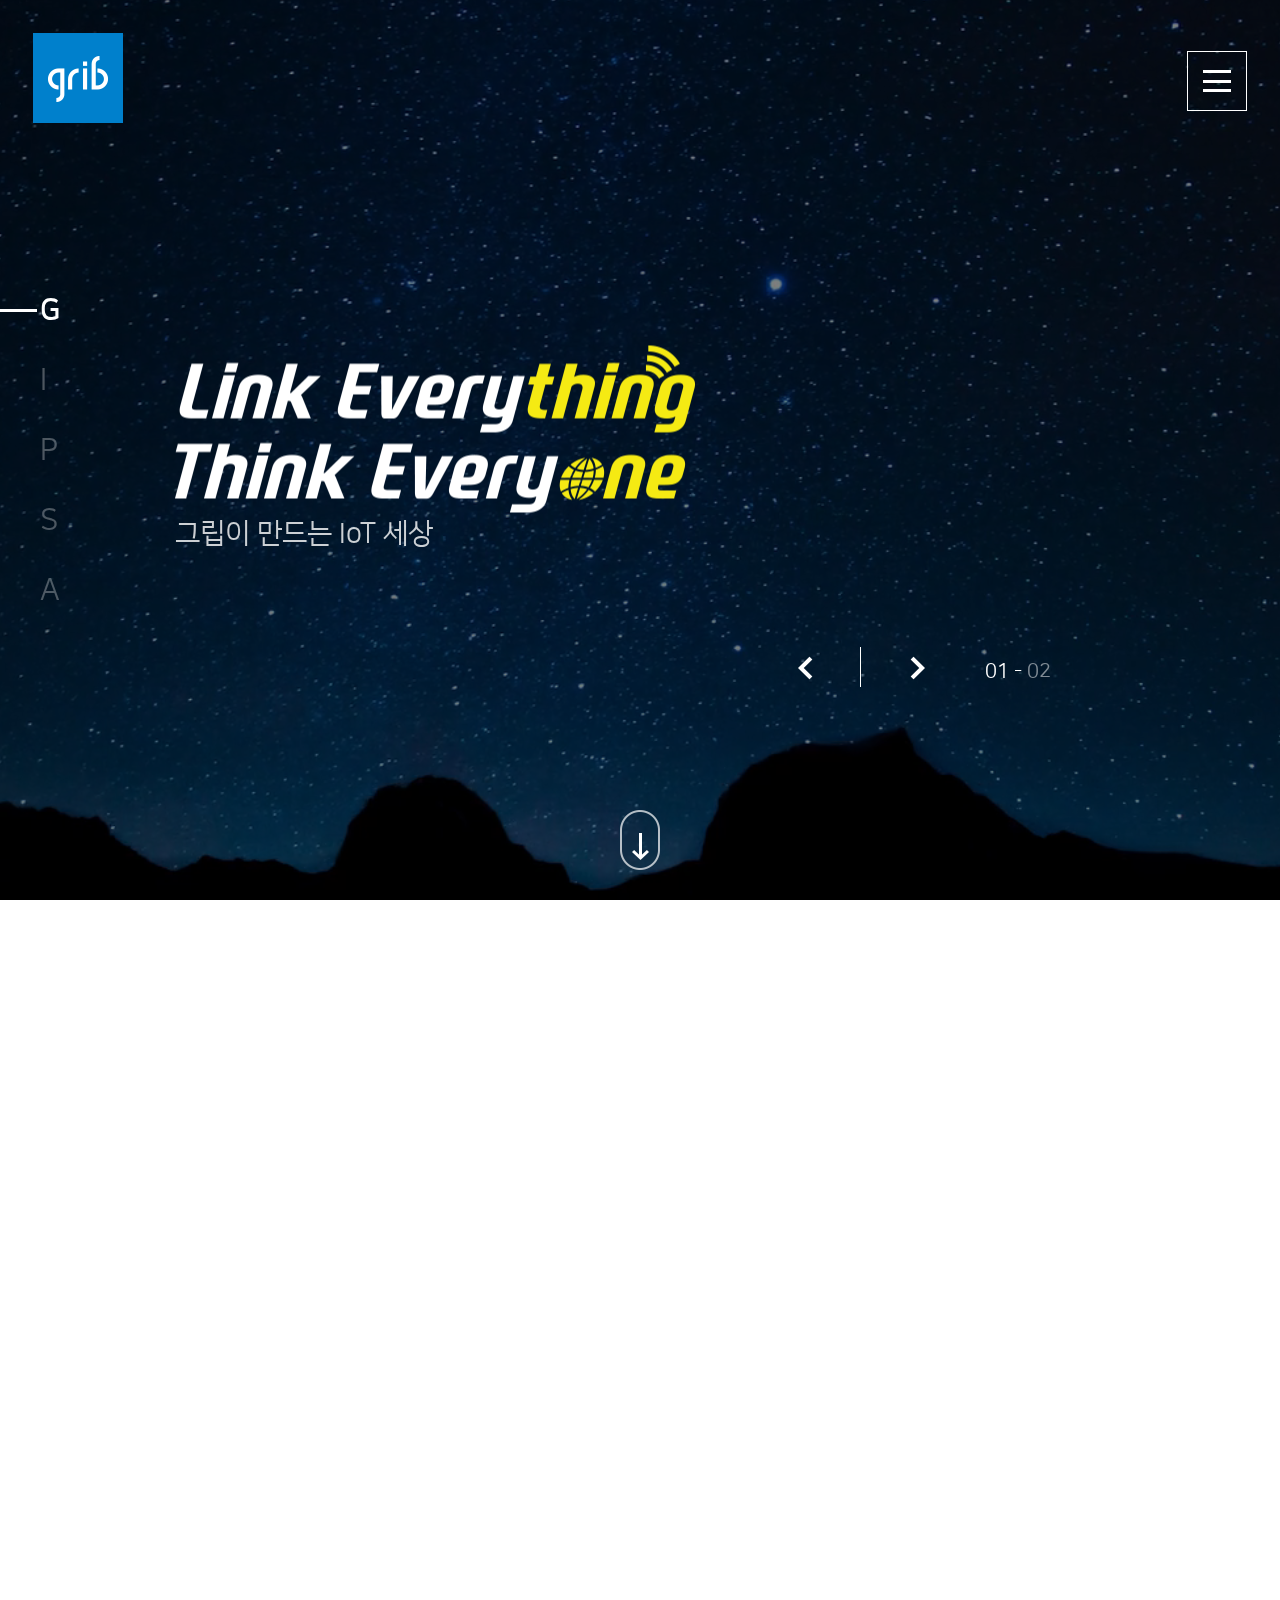
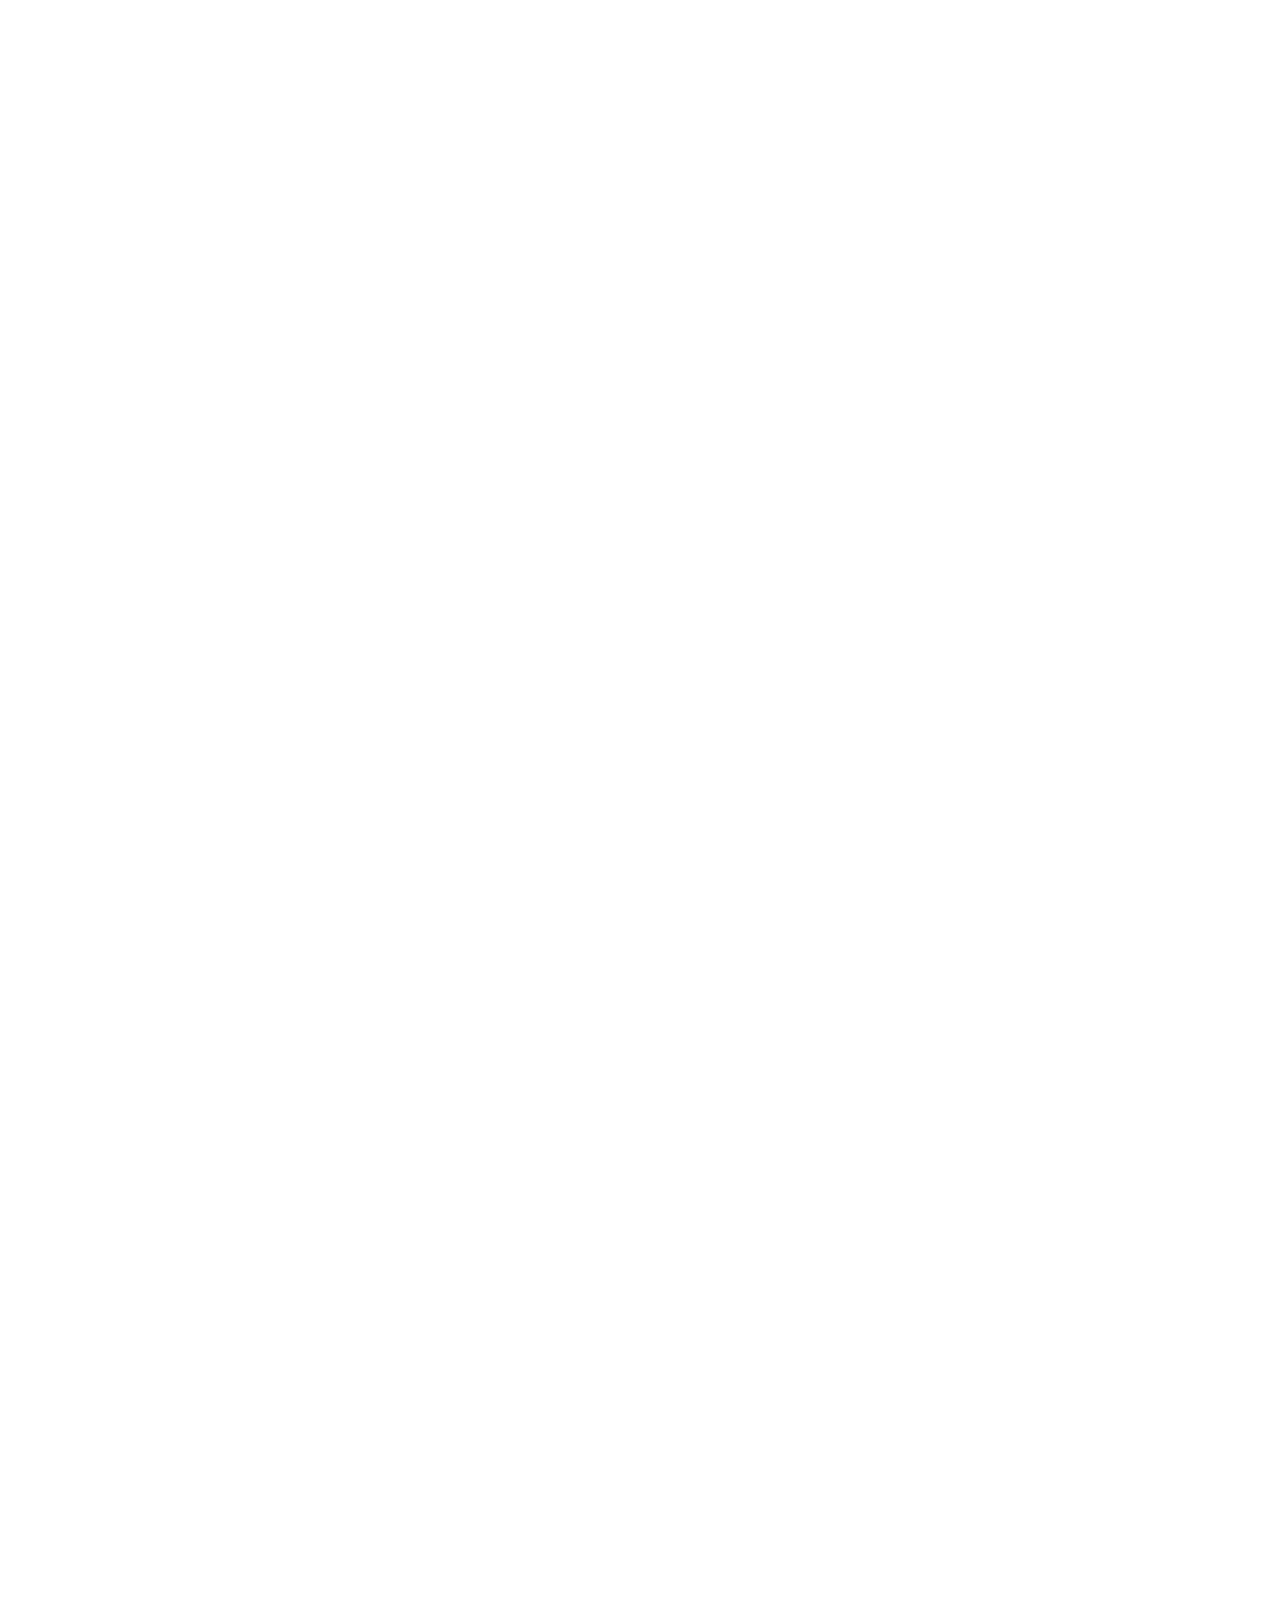
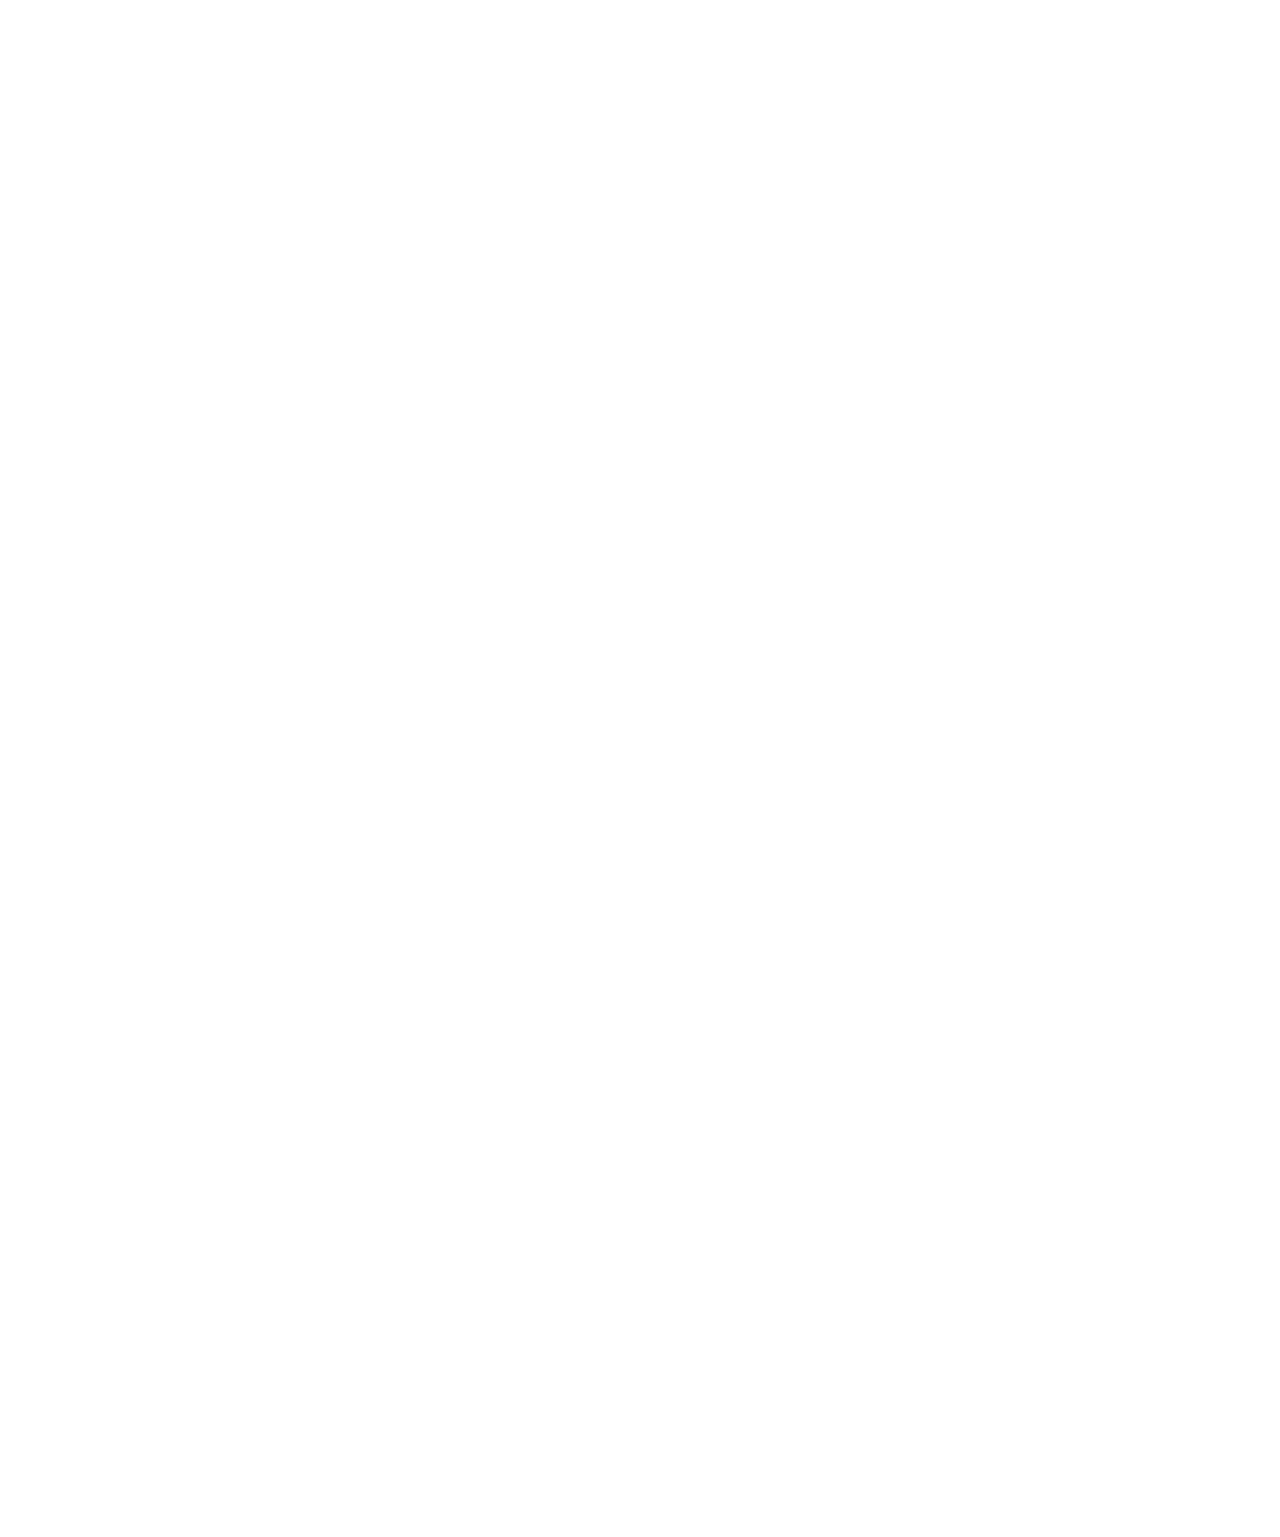
<file: index.html>
<!DOCTYPE html>
<html lang="ko">
<head>
    <meta charset="UTF-8">
    <meta name="description" content="Grib portfolio site">
    <meta name="keywords" content="web publisher portfolio, 웹 퍼블리셔 포트폴리오, 반응형웹, 접근성, 홈페이지">
    <meta name="author" content="Lee Jin Su">
    <meta name="viewport" content="width=device-width,initial-scale=1.0">
    <meta http-equiv="X-UA-Compatible" content="ie=edge">
    <title>Grip</title>
    <link rel="stylesheet" href="css/style.css">
    <link rel="stylesheet" href="font/nanumsquare.css">
    <link rel="stylesheet" href="css/fullpage/fullpage.min.css">
    <link rel="stylesheet" href="css/animate.min.css">
    <script src="js/jquery-latest.min.js"></script>
    <script src="js/common.js"></script>
    <script src="js/fullpage/fullpage.min.js"></script>
    <script src="js/object-fit-videos.min.js"></script>
</head>

<body>
    <div id="_wrap">
        <div id="_skip_menu_wrap">
            <a href="#_container">본문 바로가기</a>
            <a href="#_gnb">메뉴 바로가기</a>
        </div>
        <header id="_header" class="_main">
            <h1 class="_logo">
                <a href="index.html">
                    <img src="imgs/index/logo.png" alt="grib" class="_rel">
                </a>
            </h1>
            <div class="_gnb_btn_wrap">
                <button class="_gnb_btn">
                    <span class="_gnb_line _top"></span>
                    <span class="_gnb_line _mid"></span>
                    <span class="_gnb_line _bot"></span>
                </button>
            </div>
            <nav class="_gnb_wrap">
                <div class="_gnb_box">
                    <ul class="_gnb">
                        <li class="_gnb_lst">
                            <a href="index.html" class="_lst_tit">Home</a>
                        </li>
                        <li class="_gnb_lst">
                            <p class="_lst_tit">IoT Device</p>
                            <ul class="_gnb_sub">
                                <li>
                                    <a href="iot_device/iot_hub_stand.html">- IoT Hub (Stand-alone type)</a>
                                </li>
                                <li>
                                    <a href="iot_device/iot_hub_dongle.html">- IoT Hub (Dongle type)</a>
                                </li>
                                <li>
                                    <a href="iot_device/iot_gas_lock.html">- IoT Gas Lock</a>
                                </li>
                                <li>
                                    <a href="iot_device/z_wave_repeater.html">- Z-Wave-Repeater</a>
                                </li>
                            </ul>
                        </li>
                        <li class="_gnb_lst">
                            <p class="_lst_tit">Platform & Solution</p>
                            <ul class="_gnb_sub">
                                <li>
                                    <a href="platform_solution/platform_g.html">- Platform@G</a>
                                </li>
                                <li>
                                    <a href="platform_solution/cloud_streaming.html">- Cloud Streaming</a>
                                </li>
                            </ul>
                        </li>
                        <li class="_gnb_lst">
                            <p class="_lst_tit">Service</p>
                            <ul class="_gnb_sub">
                                <li>
                                    <a href="service/service.html">- Service</a>
                                </li>
                            </ul>
                        </li>
                        <li class="_gnb_lst">
                            <p class="_lst_tit">About Grib</p>
                            <ul class="_gnb_sub">
                                <li>
                                    <a href="about_grib/over_view.html">- 회사개요</a>
                                </li>
                                <li>
                                    <a href="about_grib/news.html">- 그립소식</a>
                                </li>
                                <li>
                                    <a href="about_grib/location.html">- 위치안내</a>
                                </li>
                                <li>
                                    <a href="about_grib/download.html">- 다운로드</a>
                                </li>
                                <li>
                                    <a href="about_grib/board_write.html">- 협업문의</a>
                                </li>
                            </ul>
                        </li>
                    </ul>
                </div>
            </nav>
        </header>
        <div class="_content_menu_wrap">
            <ul class="_content_menu">
                <li class="_content_menu_lst active" data-menuanchor="1stPage">
                    <a href="#1stPage">G<span>rib</span></a>
                </li>
                <li class="_content_menu_lst" data-menuanchor="2ndPage">
                    <a href="#2ndPage">I<span>oT Device</span></a>
                </li>
                <li class="_content_menu_lst" data-menuanchor="3rdPage">
                    <a href="#3rdPage">P<span>latform&Solution</span></a>
                </li>
                <li class="_content_menu_lst" data-menuanchor="4thPage">
                    <a href="#4thPage">S<span>ervice</span></a>
                </li>
                <li class="_content_menu_lst" data-menuanchor="5thPage">
                    <a href="#5thPage">A<span>bout Grib</span></a>
                </li>
            </ul>
        </div>
        <div id="_scroll_down_wrap" class="_scroll_down animated infinite bounce">
            <a href="#" class="_scroll_dwon_btn">
                <img src="imgs/index/ico_scroll.png" class="_rel" alt="scrolldown">
            </a>
        </div>
        <section id="_container">
            <div id="fullpage">
                <article id="_section01" class="section" data-anchor="1stPage">
                    <div class="_tit_box">
                        <h2 class="_tit">
                            <img src="imgs/index/main_visual_txt.png" alt="Link Everything / Think Everyone">
                        </h2>
                        <p class="_txt">그립이 만드는 IoT 세상</p>
                    </div>
                    <div class="slide">
                        <video id="_video02" class="_my_video" muted data-autoplay autoplay data-src="imgs/index/Star.mp4" webkit-playinline playinline poster="imgs/index/star.png">
                            <source data-src="imgs/index/Star.mp4">
                        </video>
                    </div>
                    <div class="slide">
                        <video id="_video01" class="_my_video" muted data-autoplay autoplay data-src="imgs/index/grib.mp4" webkit-playinline playinline poster="imgs/index/grib.png">
                            <source data-src="imgs/index/grib.mp4">
                        </video>
                    </div>
                    <div class="_slide_count_wrap">
                        <em class="_current_num">01</em> - <span>02</span>
                    </div>
                </article>
                <article id="_section02" class="section" data-anchor="2ndPage">
                    <div class="_tit_box">
                        <h2 class="_tit">IoT Device</h2>
                        <p class="_txt">그립이 만든 IoT Hub를 통해 다양한 디바이스들을 연결합니다.</p>
                        <div class="_btn_more_wrap">
                            <a href="iot_device/iot_hub_stand.html" class="_btn_more">MORE<span class="_go_arrow"></span></a>
                        </div>
                    </div>
                </article>
                <article id="_section03" class="section" data-anchor="3rdPage">
                    <div class="_tit_box">
                        <h2 class="_tit">Platform & Solution</h2>
                        <p class="_txt">손 쉽게 IoT 환경 구축이 가능한 그립의 플랫폼을 만나보세요.</p>
                        <div class="_btn_more_wrap">
                            <a href="platform_solution/platform_g.html" class="_btn_more">MORE<span class="_go_arrow"></span></a>
                        </div>
                    </div>
                </article>
                <article id="_section04" class="section" data-anchor="4thPage">
                    <div class="_tit_box">
                        <h2 class="_tit">Service</h2>
                        <p class="_txt">그립의 IoT 허브 기술과 플랫폼을 통해 다양한 서비스 제공이 가능합니다.</p>
                        <div class="_btn_more_wrap">
                            <a href="service/service.html" class="_btn_more">MORE<span class="_go_arrow"></span></a>
                        </div>
                    </div>
                </article>
                <article id="_section05" class="section" data-anchor="5thPage">
                    <div class="_tit_box">
                        <h2 class="_tit">함께 나아갑니다</h2>
                        <p class="_txt">Home IoT 핵심 기술력을 바탕으로 SOHO, 스마트빌딩, 캠퍼스와 공장 등의<br>다양한 IoT 산업에 활용가능한 서비스를 구축하여 많은 사람들에게 편의, 안전,<br>절감 등의 가치를 제공하는 기업이 되고자 합니다.</p>
                        <div class="_btn_more_wrap">
                            <a href="about_grib/board_write.html" class="_btn_more">협업문의<span class="_go_arrow"></span></a>
                        </div>
                    </div>
                </article>
                <footer id="_footer" class="section fp-auto-height" data-anchor="lastPage">
                    <div class="_footer_top_wrap">
                        <div class="_footer_top">
                            <ul class="_move_site _clearfix">
                                <li class="_move_site_lst">
                                    <a href="iot_device/iot_hub_stand.html">IoT Device</a>
                                </li>
                                <li class="_move_site_lst">
                                    <a href="platform_solution/platform_g.html">Platform&Solution</a>
                                </li>
                                <li class="_move_site_lst">
                                    <a href="service/service.html">Service</a>
                                </li>
                                <li class="_move_site_lst">
                                    <a href="about_grib/over_view.html">About Grib</a>
                                </li>
                            </ul>
                            <a href="http://www.grib.co.kr/" class="_btn_grib">
                                Grib 홉페이지<span>GO</span>
                            </a>
                            <div class="_scroll_top_btn">
                                <a href="#1stPage" title="TOP">
                                    <img src="imgs/index/btn_top.png" alt="TOP" class="_rel">
                                </a>
                            </div>
                        </div>
                    </div>
                    <div class="_footer_bot_wrap">
                        <div class="_footer_bot">
                            <span class="_icon_wrap _grib_icon">
                                <img src="imgs/index/footer_logo.png" alt="grib img">
                            </span>
                            <adress>서울특별시 서초구 효령로 242 서양빌딩 5층 (주)그립<span class="_number"><a href="tel:02-521-6542">TEL : 02-521-6542</a><a href="tel:02-521-6503">FAX : 02-521-6508</a></span></adress>
                            <span class="_icon_wrap _kbrain_icon">
                                <img src="imgs/index/kbrain.png" alt="Kbrain img">
                            </span>
                        </div>
                    </div>
                </footer>
            </div>
        </section>
    </div>
    <script>
        jQuery(function($) {
            objectFitVideos(); //objectFitVideos
            //fullpage start
            $('#fullpage').fullpage({
                licenseKey: 'OPEN-SOURCE-GPLV3-LICENSE',
                anchors: ['1stPage', '2ndPage', '3rdPage', '4thPage', '5thPage', 'lastPage'],
                menu: '._content_menu'
            });
            //fullpage end
            //1st page video count number function start
            var countNum = function () {
                var slideIndex = $('.slide.active').index();
                $('._current_num').text("0" + (slideIndex + 1));
            }
            $("._my_video").on("ended", function() {
                $('.fp-next').trigger('click');
                countNum();
            });
            $('.fp-controlArrow').on('click', function() {
                setTimeout(function() {
                    countNum();
                }, 200);
            });            
            //1st page video count number function end
            //scroll down btn event start
            $('#_scroll_down_wrap').on('click', function(e) {
                e.preventDefault();
                fullpage_api.moveSectionDown();
            });
            //scroll down btn event end
        })
    </script>
</body>
</html>
</file>
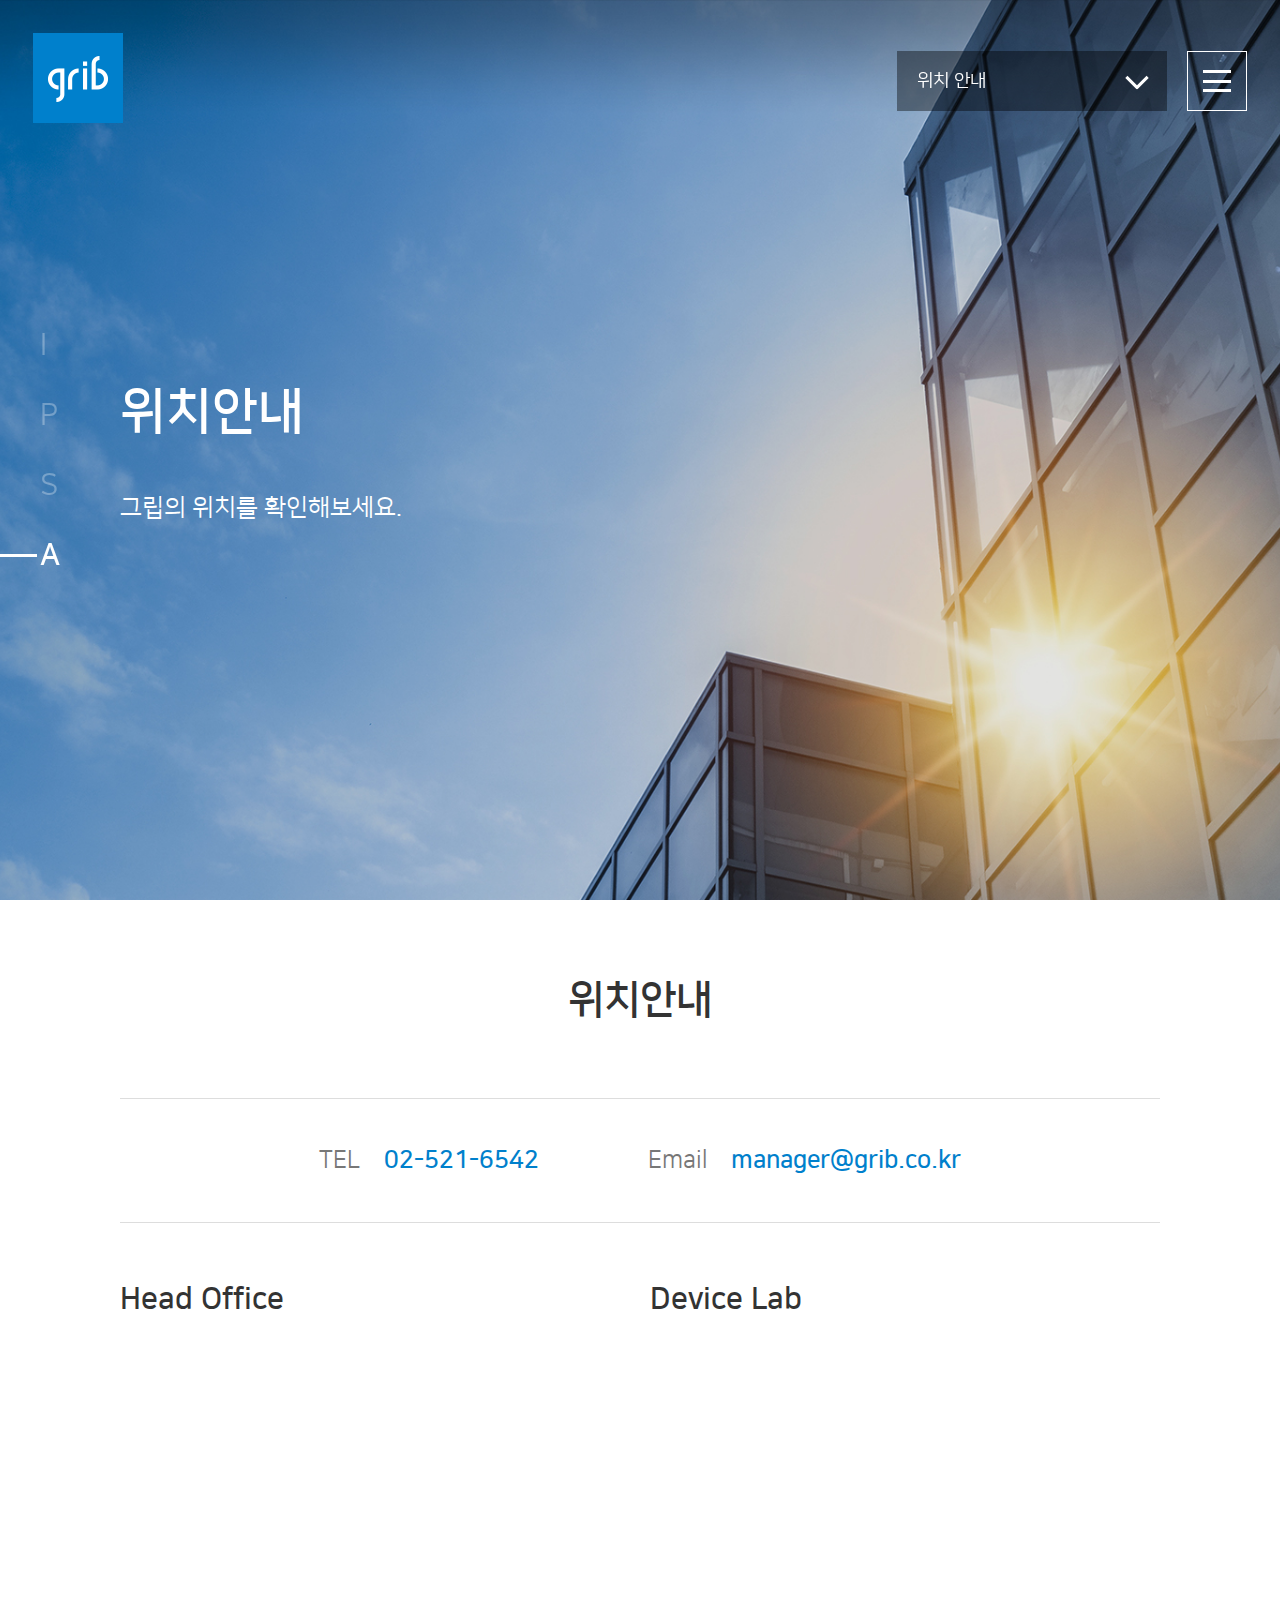
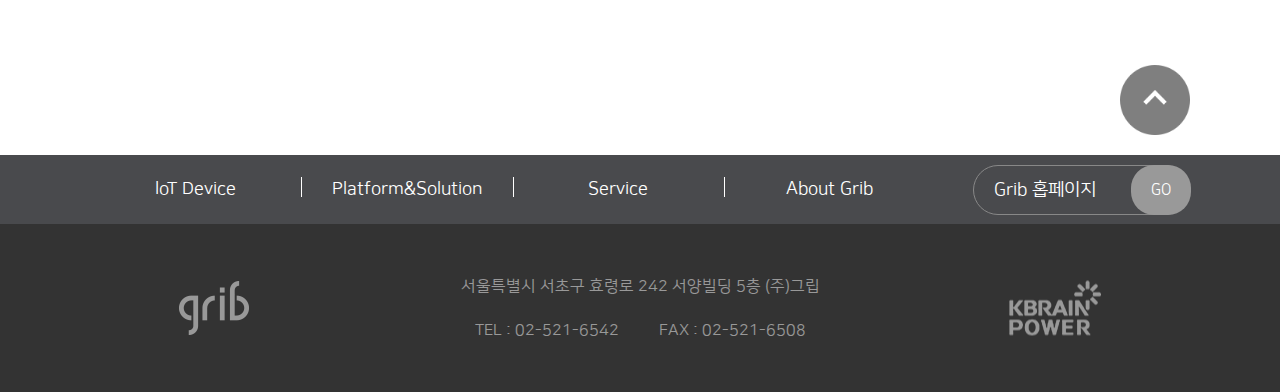
<file: about_grib/location.html>
<!DOCTYPE html>
<html lang="ko">

<head>
    <meta charset="UTF-8">
    <meta name="description" content="Grib portfolio site">
    <meta name="keywords" content="web publisher portfolio, 웹 퍼블리셔 포트폴리오, 반응형웹, 접근성, 홈페이지">
    <meta name="author" content="Lee Jin Su">
    <meta name="viewport" content="width=device-width,initial-scale=1.0">
    <meta http-equiv="X-UA-Compatible" content="ie=edge">
    <link rel="stylesheet" href="../css/style.css">
    <link rel="stylesheet" href="../font/nanumsquare.css">
    <link rel="stylesheet" href="../css/animate.min.css">
    <script src="../js/jquery-latest.min.js"></script>
    <script src="../js/common.js"></script>
    <script src="../js/jquery.easing.1.3.js"></script>
    <script type="text/javascript" src="https://openapi.map.naver.com/openapi/v3/maps.js?clientId=lSNu4zI7g4qH0bR3ANdF&submodules=geocoder"></script>
    <title>위치안내</title>
</head>

<body>
    <div id="_wrap">
        <div id="_skip_menu_wrap">
            <a href="#_container">본문 바로가기</a>
            <a href="#_gnb">메뉴 바로가기</a>
        </div>
        <header id="_header">
            <h1 class="_logo">
                <a href="../index.html">
                    <img src="../imgs/index/logo.png" alt="grib" class="_rel">
                </a>
            </h1>
            <div class="_gnb_btn_wrap">
                <button class="_gnb_btn">
                    <span class="_gnb_line _top"></span>
                    <span class="_gnb_line _mid"></span>
                    <span class="_gnb_line _bot"></span>
                </button>
            </div>
            <div class="_sub_gnb_btn_wrap">
                <button class="_sub_gnb_btn"></button>
                <ul class="_sub_gnb_lsts">
                    <li class="_sub_gnb_lst">
                        <a href="../about_grib/over_view.html">회사개요</a>
                    </li>
                    <li class="_sub_gnb_lst">
                        <a href="../about_grib/news.html">그립 소식</a>
                    </li>
                    <li class="_sub_gnb_lst _active">
                        <a href="#none">위치 안내</a>
                    </li>
                    <li class="_sub_gnb_lst">
                        <a href="../about_grib/download.html">다운로드</a>
                    </li>
                    <li class="_sub_gnb_lst">
                        <a href="../about_grib/board_write.html">협업문의</a>
                    </li>
                </ul>
            </div>
            <nav class="_gnb_wrap">
                <div class="_gnb_box">
                    <ul class="_gnb">
                        <li class="_gnb_lst">
                            <a href="../index.html" class="_lst_tit">Home</a>
                        </li>
                        <li class="_gnb_lst">
                            <p class="_lst_tit">IoT Device</p>
                            <ul class="_gnb_sub">
                                <li>
                                    <a href="../iot_device/iot_hub_stand.html">- IoT Hub (Stand-alone type)</a>
                                </li>
                                <li>
                                    <a href="../iot_device/iot_hub_dongle.html">- IoT Hub (Dongle type)</a>
                                </li>
                                <li>
                                    <a href="../iot_device/iot_gas_lock.html">- IoT Gas Lock</a>
                                </li>
                                <li>
                                    <a href="../iot_device/z_wave_repeater.html">- Z-Wave-Repeater</a>
                                </li>
                            </ul>
                        </li>
                        <li class="_gnb_lst">
                            <p class="_lst_tit">Platform & Solution</p>
                            <ul class="_gnb_sub">
                                <li>
                                    <a href="../platform_solution/platform_g.html">- Platform@G</a>
                                </li>
                                <li>
                                    <a href="../platform_solution/cloud_streaming.html">- Cloud Streaming</a>
                                </li>
                            </ul>
                        </li>
                        <li class="_gnb_lst">
                            <p class="_lst_tit">Service</p>
                            <ul class="_gnb_sub">
                                <li>
                                    <a href="../service/service.html">- Service</a>
                                </li>
                            </ul>
                        </li>
                        <li class="_gnb_lst">
                            <p class="_lst_tit">About Grib</p>
                            <ul class="_gnb_sub">
                                <li>
                                    <a href="../about_grib/over_view.html">- 회사개요</a>
                                </li>
                                <li>
                                    <a href="../about_grib/news.html">- 그립소식</a>
                                </li>
                                <li>
                                    <a href="../about_grib/location.html">- 위치안내</a>
                                </li>
                                <li>
                                    <a href="../about_grib/download.html">- 다운로드</a>
                                </li>
                                <li>
                                    <a href="../about_grib/board_write.html">- 협업문의</a>
                                </li>
                            </ul>
                        </li>
                    </ul>
                </div>
            </nav>
        </header>
        <div class="_content_menu_wrap">
            <ul class="_content_menu">
                <li class="_content_menu_lst">
                    <a href="../iot_device/iot_hub_stand.html">I<span>oT Device</span></a>
                </li>
                <li class="_content_menu_lst">
                    <a href="../platform_solution/platform_g.html">P<span>latform&Solution</span></a>
                </li>
                <li class="_content_menu_lst">
                    <a href="../service/service.html">S<span>ervice</span></a>
                </li>
                <li class="_content_menu_lst active">
                    <a href="../about_grib/over_view.html">A<span>bout Grib</span></a>
                </li>
            </ul>
        </div>
        <section id="_container" class="_about_grib _location">
            <article class="_content_wrap _content01">
                <div class="_content">
                    <h2 class="_tit">위치안내</h2>
                    <p class="_txt">그립의 위치를 확인해보세요.</p>
                </div>
            </article>
            <article class="_content_wrap _content02">
                <div class="_content">
                    <h3 class="_sub_tit">위치안내</h3>
                    <div class="_info_box_wrap">
                        <ul class="_info_box">
                            <li>
                                <span>TEL </span>
                                <em>02-521-6542</em>
                            </li>
                            <li>
                                <span>Email</span>
                                <a href="mailto:manager@grib.co.kr">manager@grib.co.kr</a>
                            </li>
                        </ul>
                    </div>
                    <div class="_map_container _clearfix">
                        <div class="_map_wrap">
                            <h3 class="_sub_tit">Head Office</h3>
                            <div id="_map1" class="_map"></div>
                        </div>
                        <div class="_map_wrap">
                            <h3 class="_sub_tit">Device Lab</h3>
                            <div id="_map2" class="_map"></div>
                        </div>
                    </div>
                </div>
            </article>
        </section>
        <footer id="_footer" class="section">
            <div class="_footer_top_wrap">
                <div class="_footer_top">
                    <ul class="_move_site _clearfix">
                        <li class="_move_site_lst">
                            <a href="../iot_device/iot_hub_stand.html">IoT Device</a>
                        </li>
                        <li class="_move_site_lst">
                            <a href="../platform_solution/platform_g.html">Platform&Solution</a>
                        </li>
                        <li class="_move_site_lst">
                            <a href="../service/service.html">Service</a>
                        </li>
                        <li class="_move_site_lst">
                            <a href="../about_grib/over_view.html">About Grib</a>
                        </li>
                    </ul>
                    <a href="http://www.grib.co.kr/" class="_btn_grib">
                        Grib 홉페이지<span>GO</span>
                    </a>
                    <div class="_scroll_top_btn">
                        <a href="#1stPage" title="TOP">
                            <img src="../imgs/index/btn_top.png" alt="TOP" class="_rel">
                        </a>
                    </div>
                </div>
            </div>
            <div class="_footer_bot_wrap">
                <div class="_footer_bot">
                    <span class="_icon_wrap _grib_icon">
                        <img src="../imgs/index/footer_logo.png" alt="grib img">
                    </span>
                    <adress>서울특별시 서초구 효령로 242 서양빌딩 5층 (주)그립<span class="_number"><a href="tel:02-521-6542">TEL : 02-521-6542</a><a href="tel:02-521-6503">FAX : 02-521-6508</a></span></adress>
                    <span class="_icon_wrap _kbrain_icon">
                        <img src="../imgs/index/kbrain.png" alt="Kbrain img">
                    </span>
                </div>
            </div>
        </footer>
    </div>
    <script>
        jQuery(function() {
            var mapDiv1 = document.getElementById('_map1');
            var mapDiv2 = document.getElementById('_map2');

            var map1 = new naver.maps.Map(mapDiv1, {
                center: new naver.maps.LatLng(37.483866, 127.010521),
                zoom: 11,
                zoomControl: true,
                zoomControlOptions: {
                    style: naver.maps.ZoomControlStyle.SMALL,
                    position: naver.maps.Position.TOP_RIGHT
                }
            });
            var map2 = new naver.maps.Map(mapDiv2, {
                center: new naver.maps.LatLng(37.366207, 127.106404),
                zoom: 11,
                zoomControl: true,
                zoomControlOptions: {
                    style: naver.maps.ZoomControlStyle.SMALL,
                    position: naver.maps.Position.TOP_RIGHT
                }
            });

            var marker1 = new naver.maps.Marker({
                position: new naver.maps.LatLng(37.483866, 127.010521),
                map: map1
            });
            var marker2 = new naver.maps.Marker({
                position: new naver.maps.LatLng(37.366207, 127.106404),
                map: map2
            });

            map1.setOptions({ //지도 인터랙션 끄기
                draggable: false,
                pinchZoom: false,
                scrollWheel: false,
                keyboardShortcuts: false,
                disableDoubleTapZoom: true,
                disableDoubleClickZoom: true,
                disableTwoFingerTapZoom: true
            });
            map2.setOptions({ //지도 인터랙션 끄기
                draggable: false,
                pinchZoom: false,
                scrollWheel: false,
                keyboardShortcuts: false,
                disableDoubleTapZoom: true,
                disableDoubleClickZoom: true,
                disableTwoFingerTapZoom: true
            });
        }); //jQuery end

    </script>
</body>

</html>
</file>
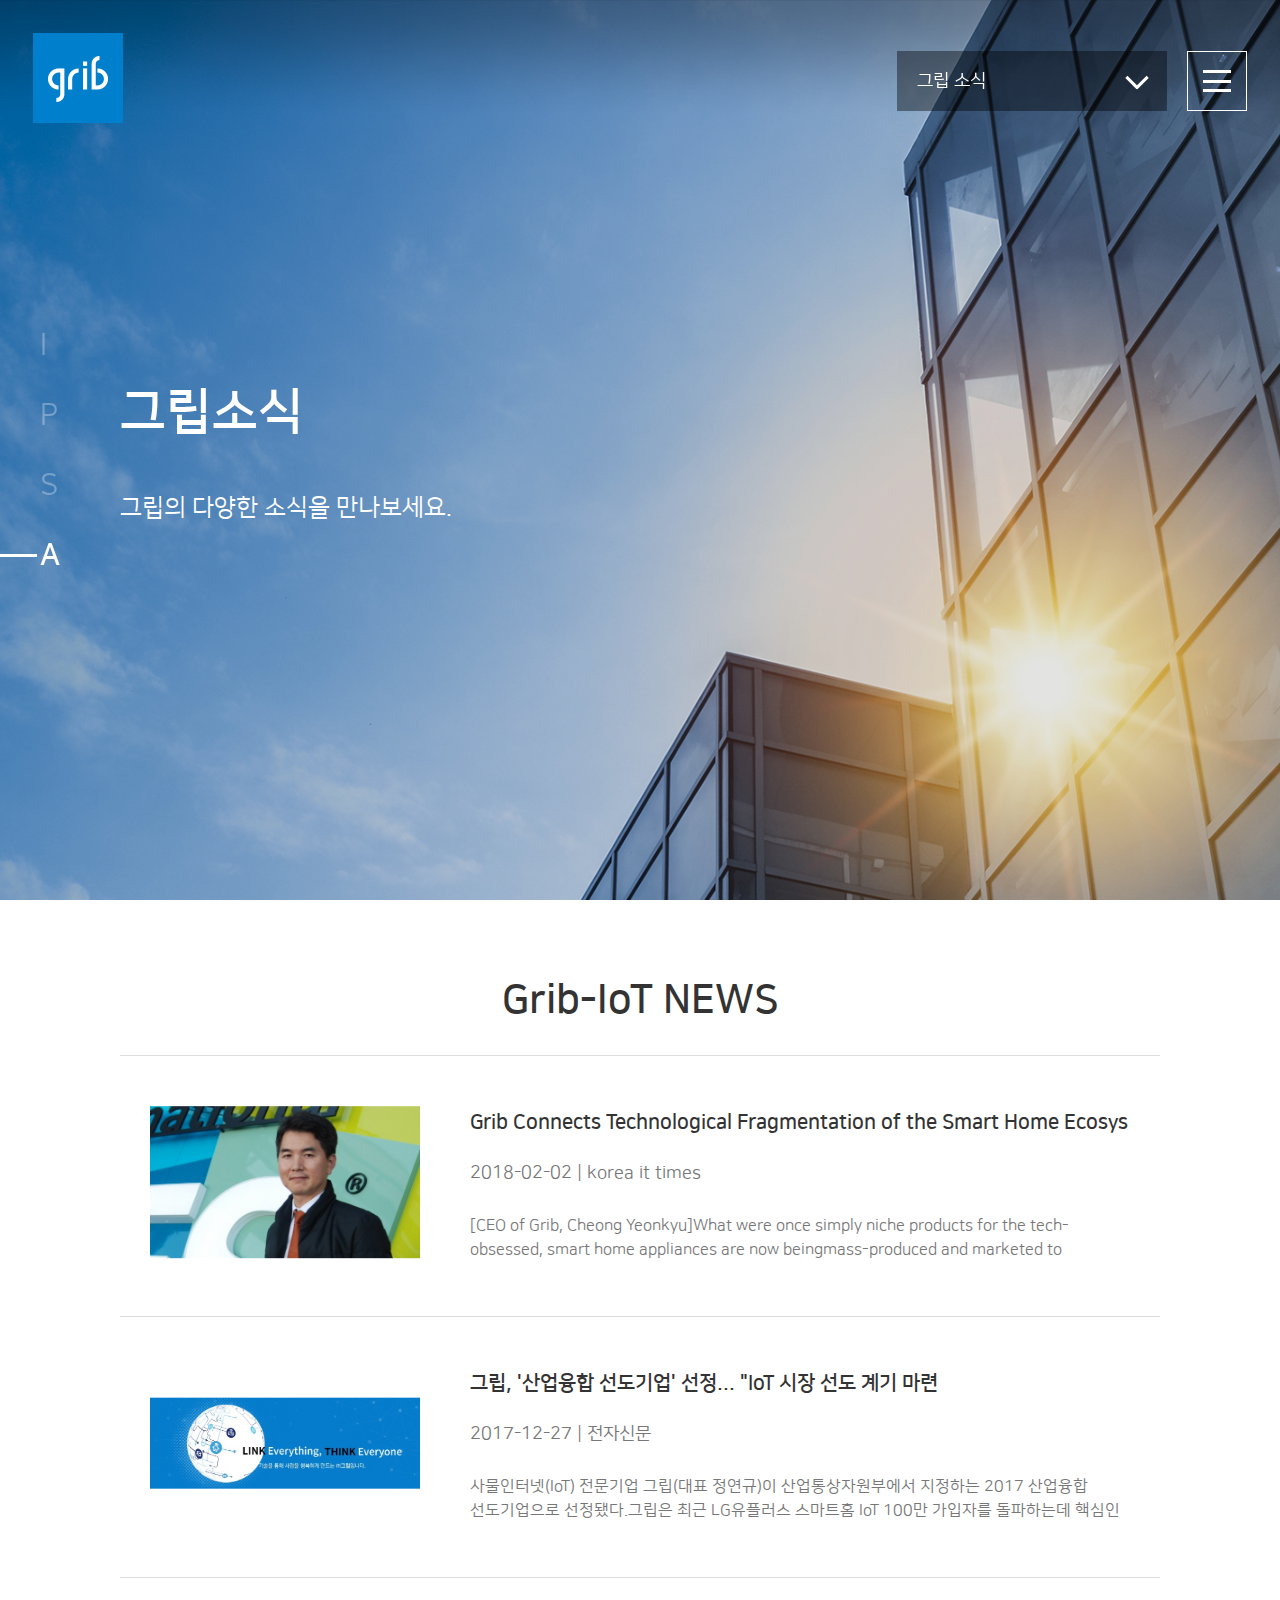
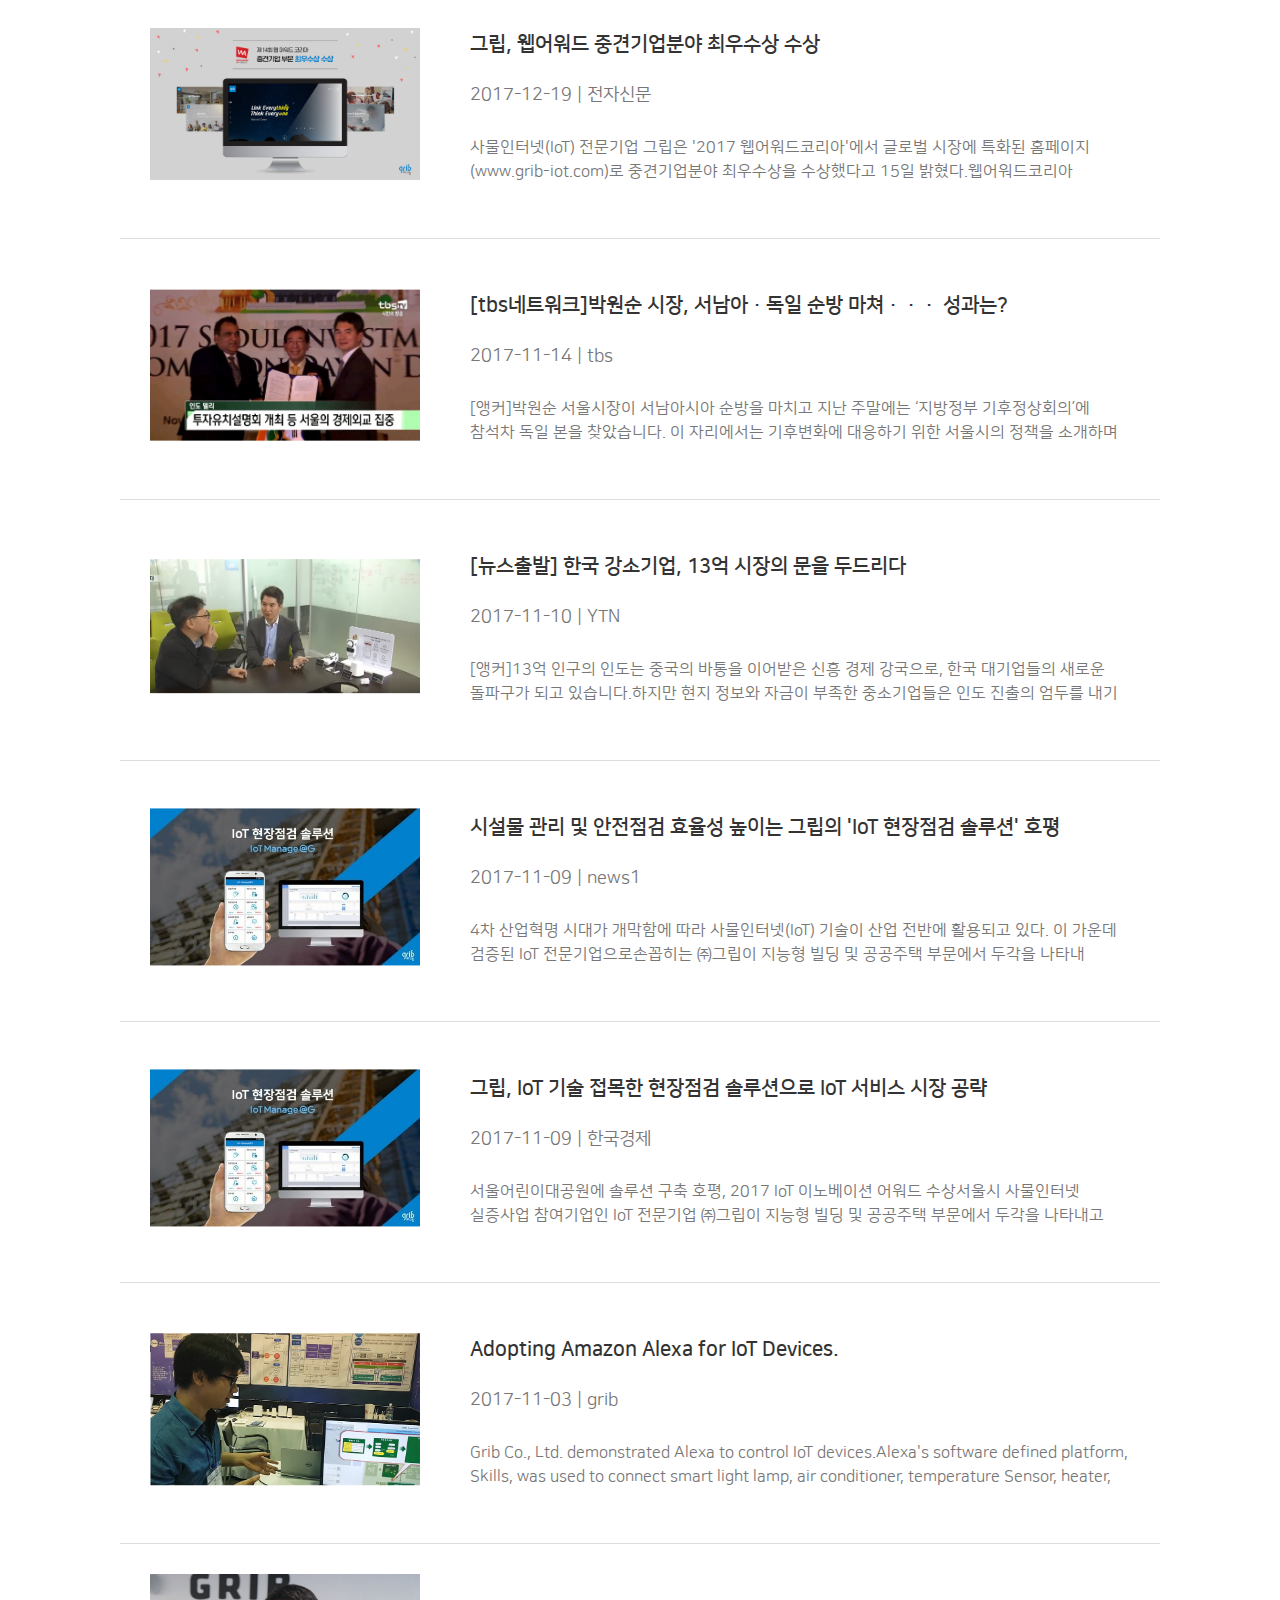
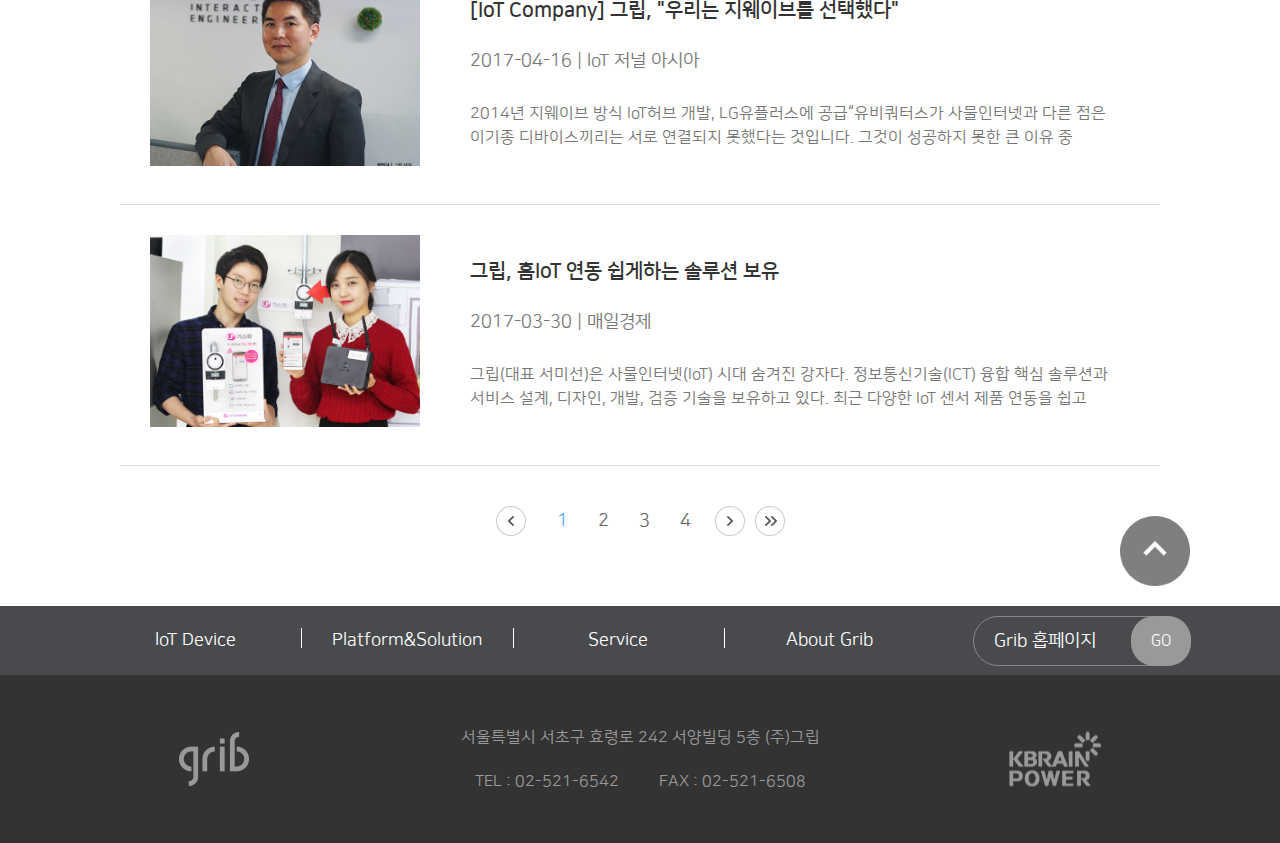
<file: about_grib/news.html>
<!DOCTYPE html>
<html lang="ko">

<head>
    <meta charset="UTF-8">
    <meta name="description" content="Grib portfolio site">
    <meta name="keywords" content="web publisher portfolio, 웹 퍼블리셔 포트폴리오, 반응형웹, 접근성, 홈페이지">
    <meta name="author" content="Lee Jin Su">
    <meta name="viewport" content="width=device-width,initial-scale=1.0">
    <meta http-equiv="X-UA-Compatible" content="ie=edge">
    <link rel="stylesheet" href="../css/style.css">
    <link rel="stylesheet" href="../font/nanumsquare.css">
    <link rel="stylesheet" href="../css/animate.min.css">
    <script src="../js/jquery-latest.min.js"></script>
    <script src="../js/common.js"></script>
    <script src="../js/jquery.easing.1.3.js"></script>
    <title>그립소식</title>
</head>

<body>
    <div id="_wrap">
        <div id="_skip_menu_wrap">
            <a href="#_container">본문 바로가기</a>
            <a href="#_gnb">메뉴 바로가기</a>
        </div>
        <header id="_header">
            <h1 class="_logo">
                <a href="../index.html">
                    <img src="../imgs/index/logo.png" alt="grib" class="_rel">
                </a>
            </h1>
            <div class="_gnb_btn_wrap">
                <button class="_gnb_btn">
                    <span class="_gnb_line _top"></span>
                    <span class="_gnb_line _mid"></span>
                    <span class="_gnb_line _bot"></span>
                </button>
            </div>
            <div class="_sub_gnb_btn_wrap">
                <button class="_sub_gnb_btn"></button>
                <ul class="_sub_gnb_lsts">
                    <li class="_sub_gnb_lst">
                        <a href="../about_grib/over_view.html">회사개요</a>
                    </li>
                    <li class="_sub_gnb_lst _active">
                        <a href="#none">그립 소식</a>
                    </li>
                    <li class="_sub_gnb_lst">
                        <a href="../about_grib/location.html">위치 안내</a>
                    </li>
                    <li class="_sub_gnb_lst">
                        <a href="../about_grib/download.html">다운로드</a>
                    </li>
                    <li class="_sub_gnb_lst">
                        <a href="../about_grib/board_write.html">협업문의</a>
                    </li>
                </ul>
            </div>
            <nav class="_gnb_wrap">
                <div class="_gnb_box">
                    <ul class="_gnb">
                        <li class="_gnb_lst">
                            <a href="../index.html" class="_lst_tit">Home</a>
                        </li>
                        <li class="_gnb_lst">
                            <p class="_lst_tit">IoT Device</p>
                            <ul class="_gnb_sub">
                                <li>
                                    <a href="../iot_device/iot_hub_stand.html">- IoT Hub (Stand-alone type)</a>
                                </li>
                                <li>
                                    <a href="../iot_device/iot_hub_dongle.html">- IoT Hub (Dongle type)</a>
                                </li>
                                <li>
                                    <a href="../iot_device/iot_gas_lock.html">- IoT Gas Lock</a>
                                </li>
                                <li>
                                    <a href="../iot_device/z_wave_repeater.html">- Z-Wave-Repeater</a>
                                </li>
                            </ul>
                        </li>
                        <li class="_gnb_lst">
                            <p class="_lst_tit">Platform & Solution</p>
                            <ul class="_gnb_sub">
                                <li>
                                    <a href="../platform_solution/platform_g.html">- Platform@G</a>
                                </li>
                                <li>
                                    <a href="../platform_solution/cloud_streaming.html">- Cloud Streaming</a>
                                </li>
                            </ul>
                        </li>
                        <li class="_gnb_lst">
                            <p class="_lst_tit">Service</p>
                            <ul class="_gnb_sub">
                                <li>
                                    <a href="../service/service.html">- Service</a>
                                </li>
                            </ul>
                        </li>
                        <li class="_gnb_lst">
                            <p class="_lst_tit">About Grib</p>
                            <ul class="_gnb_sub">
                                <li>
                                    <a href="../about_grib/over_view.html">- 회사개요</a>
                                </li>
                                <li>
                                    <a href="../about_grib/news.html">- 그립소식</a>
                                </li>
                                <li>
                                    <a href="../about_grib/location.html">- 위치안내</a>
                                </li>
                                <li>
                                    <a href="../about_grib/download.html">- 다운로드</a>
                                </li>
                                <li>
                                    <a href="../about_grib/board_write.html">- 협업문의</a>
                                </li>
                            </ul>
                        </li>
                    </ul>
                </div>
            </nav>
        </header>
        <div class="_content_menu_wrap">
            <ul class="_content_menu">
                <li class="_content_menu_lst">
                    <a href="../iot_device/iot_hub_stand.html">I<span>oT Device</span></a>
                </li>
                <li class="_content_menu_lst">
                    <a href="../platform_solution/platform_g.html">P<span>latform&Solution</span></a>
                </li>
                <li class="_content_menu_lst">
                    <a href="../service/service.html">S<span>ervice</span></a>
                </li>
                <li class="_content_menu_lst active">
                    <a href="../about_grib/over_view.html">A<span>bout Grib</span></a>
                </li>
            </ul>
        </div>
        <section id="_container" class="_about_grib _news">
            <article class="_content_wrap _content01">
                <div class="_content">
                    <h2 class="_tit">그립소식</h2>
                    <p class="_txt">그립의 다양한 소식을 만나보세요.</p>
                </div>
            </article>
            <article class="_content_wrap _content02">
                <div class="_content">
                    <h3 class="_sub_tit">Grib-IoT NEWS</h3>
                    <div class="_news_lsts_wrap">
                        <ul class="_news_lsts">
                            <li>
                                <a href="#none" class="_clearfix">
                                    <div class="_img_box"><img src="../imgs/about_grb/news/1-1.jpg" alt="Grib Connects Technological Fragmentation of the Smart Home Ecosys"></div>
                                    <div class="_txt_box">
                                        <strong>Grib Connects Technological Fragmentation of the Smart Home Ecosys</strong>
                                        <p class="_date">2018-02-02 | korea it times</p>
                                        <p>[CEO of Grib, Cheong Yeonkyu]What were once simply niche products for the tech-obsessed, smart home appliances are now beingmass-produced and marketed to mainstream consumers. By using these smart home products, mundanehousehold tasks have become easier with voice activatio</p>
                                    </div>
                                </a>
                            </li>
                            <li>
                                <a href="#none" class="_clearfix">
                                    <div class="_img_box"><img src="../imgs/about_grb/news/1-2,2-8,2-10.jpg" alt="그립, '산업융합 선도기업' 선정... IoT 시장 선도 계기 마련"></div>
                                    <div class="_txt_box">
                                        <strong>그립, '산업융합 선도기업' 선정... "IoT 시장 선도 계기 마련</strong>
                                        <p class="_date">2017-12-27 | 전자신문</p>
                                        <p>사물인터넷(IoT) 전문기업 그립(대표 정연규)이 산업통상자원부에서 지정하는 2017 산업융합 선도기업으로 선정됐다.그립은 최근 LG유플러스 스마트홈 IoT 100만 가입자를 돌파하는데 핵심인 IoT 허브를 공급한다.허브는 각종 IoT 기기와 연결을 통해 사물 상태를 모니터링하고 기능을 제어하는 핵심 제품이다.특히 허브와 플랫폼 간 연동 상용화를 통해 시장에서 다양한 센서디바이스 연결에 대한 기술력을 인정받고 있다.LG유플러스는 100만 가입자 돌파로 단일 사업자 중 가장 많은 가입자를 보유하게 됐으며 국내 IoT 가입자의 71%를 점유해선두자리를 차지했다.그립은 LG유</p>
                                    </div>
                                </a>
                            </li>
                            <li>
                                <a href="#none" class="_clearfix">
                                    <div class="_img_box"><img src="../imgs/about_grb/news/1-3.jpg" alt="그립, 웹어워드 중견기업분야 최우수상 수상"></div>
                                    <div class="_txt_box">
                                        <strong>그립, 웹어워드 중견기업분야 최우수상 수상</strong>
                                        <p class="_date">2017-12-19 | 전자신문</p>
                                        <p>사물인터넷(IoT) 전문기업 그립은 '2017 웹어워드코리아'에서 글로벌 시장에 특화된 홈페이지(www.grib-iot.com)로 중견기업분야 최우수상을 수상했다고 15일 밝혔다.웹어워드코리아 2017은 국내 최고 권위 우수 웹사이트 시상식이다. 웹 전문가 3000명으로 구성된 평가위원단이 비주얼디자인,사용자인터페이스(UI)디자인, 기술, 콘텐츠, 서비스, 마케팅 등 총 6개 부문 18개 평가 지표를 평가해 시상한다.그립은 글로벌 트렌드에 발맞춰 사업영역인 IoT 디바이스, 플랫폼 비즈니스, 솔루션, 서비스 부문을 방문자가 쉽게 이해할 수 있도록 비주얼영역을</p>
                                    </div>
                                </a>
                            </li>
                            <li>
                                <a href="#none" class="_clearfix">
                                    <div class="_img_box"><img src="../imgs/about_grb/news/1-4.jpg" alt="[tbs네트워크]박원순 시장, 서남아·독일 순방 마쳐··· 성과는?"></div>
                                    <div class="_txt_box">
                                        <strong>[tbs네트워크]박원순 시장, 서남아·독일 순방 마쳐··· 성과는?</strong>
                                        <p class="_date">2017-11-14 | tbs</p>
                                        <p>[앵커]박원순 서울시장이 서남아시아 순방을 마치고 지난 주말에는 ‘지방정부 기후정상회의’에 참석차 독일 본을 찾았습니다. 이 자리에서는 기후변화에 대응하기 위한 서울시의 정책을 소개하며 지방정부의 역할을 강조하기도 했는데요. 이번 순방 동안 도시문제 해결, 경제교류 등 다양한 분야에서 서울의 외교 지평을 넓힌 박 시장은 오늘(14일) 귀국해 후속 조치를 이어갈 예정입니다.[기자]지난 5일 8박 10일간의 서남아시아와 독일 순방 일정을 시작한 박원순 서울시장이 현지시각으로 13일까지 일정을 마무리하고 오늘(14일) 귀국합니다.먼저 스리랑카 콜롬보에서는 시티넷(CITYNET) 총회에 참</p>
                                    </div>
                                </a>
                            </li>
                            <li>
                                <a href="#none" class="_clearfix">
                                    <div class="_img_box"><img src="../imgs/about_grb/news/1-5.jpg" alt="[뉴스출발] 한국 강소기업, 13억 시장의 문을 두드리다"></div>
                                    <div class="_txt_box">
                                        <strong>[뉴스출발] 한국 강소기업, 13억 시장의 문을 두드리다</strong>
                                        <p class="_date">2017-11-10 | YTN</p>
                                        <p>[앵커]13억 인구의 인도는 중국의 바통을 이어받은 신흥 경제 강국으로, 한국 대기업들의 새로운 돌파구가 되고 있습니다.하지만 현지 정보와 자금이 부족한 중소기업들은 인도 진출의 엄두를 내기 쉽지 않은데요,작지만 실력 있는 강소기업들이 서울시의 주선으로 인도 시장의 문을 두드렸습니다.인도 델리에서 유투권 기자가 전해왔습니다.[기자]10대 1의 경쟁을 뚫고 인도 투자자 앞에 서는 기회를 잡은 벤처기업,사물인터넷을 이용해 건물 구석구석을 제어하는 스마트캠퍼스 사업 등으로 이미 기술력은 인정받았습니다.해외 진출을 모색하던 중,100개의 스마트시티를 건설하겠다는 인도 정부의 야심 찬 프로젝트를 발견</p>
                                    </div>
                                </a>
                            </li>
                            <li>
                                <a href="#none" class="_clearfix">
                                    <div class="_img_box"><img src="../imgs/about_grb/news/1-6,7.jpg" alt="시설물 관리 및 안전점검 효율성 높이는 그립의 'IoT 현장점검 솔루션' 호평"></div>
                                    <div class="_txt_box">
                                        <strong>시설물 관리 및 안전점검 효율성 높이는 그립의 'IoT 현장점검 솔루션' 호평</strong>
                                        <p class="_date">2017-11-09 | news1</p>
                                        <p>4차 산업혁명 시대가 개막함에 따라 사물인터넷(IoT) 기술이 산업 전반에 활용되고 있다. 이 가운데 검증된 IoT 전문기업으로손꼽히는 ㈜그립이 지능형 빌딩 및 공공주택 부문에서 두각을 나타내 눈길을 끌고 있다.서울시 사물인터넷 실증사업에 참여중인 그립은 지난 2010년 5월 설립된 기업으로 국내 최초로 Z-Wave 기술을 상용화했다.Home IoT 핵심 기술력을 바탕으로 SOHO, 스마트 빌딩, 캠퍼스, 공장 등 다양한 IoT 산업에 활용 가능한 서비스 구축을 진행하고 있다.그립의 IoT 현장점검 솔루션은 서울시 사물인터넷 실증사업을 통해 서울어린이대공원에 구축돼</p>
                                    </div>
                                </a>
                            </li>
                            <li>
                                <a href="#none" class="_clearfix">
                                    <div class="_img_box"><img src="../imgs/about_grb/news/1-6,7.jpg" alt="그립, IoT 기술 접목한 현장점검 솔루션으로 IoT 서비스 시장 공략"></div>
                                    <div class="_txt_box">
                                        <strong>그립, IoT 기술 접목한 현장점검 솔루션으로 IoT 서비스 시장 공략</strong>
                                        <p class="_date">2017-11-09 | 한국경제</p>
                                        <p>서울어린이대공원에 솔루션 구축 호평, 2017 IoT 이노베이션 어워드 수상서울시 사물인터넷 실증사업 참여기업인 IoT 전문기업 ㈜그립이 지능형 빌딩 및 공공주택 부문에서 두각을 나타내고 있다.LGU+ IoT 허브 공급을 통해 축적된 홈(Home) IoT 기술력을 바탕으로 사업영역을 확대하고 있는 것.그립은 집과 빌딩, 캠퍼스, 공장 등에 활용 가능한 IoT 플랫폼을 제공한다.국내 대형 부동산 개발사와 협력해 지능형 빌딩 및 공공주택 부문에 특화된 IoT 서비스를 구축하고 있다. 다양한 국내 FMS(PMS)사들과 협력 체계를 갖춤으로써 해당 분야의 전문성을 강화</p>
                                    </div>
                                </a>
                            </li>
                            <li>
                                <a href="#none" class="_clearfix">
                                    <div class="_img_box"><img src="../imgs/about_grb/news/1-8.jpg" alt="Adopting Amazon Alexa for IoT Devices."></div>
                                    <div class="_txt_box">
                                        <strong>Adopting Amazon Alexa for IoT Devices.</strong>
                                        <p class="_date">2017-11-03 | grib</p>
                                        <p>Grib Co., Ltd. demonstrated Alexa to control IoT devices.Alexa's software defined platform, Skills, was used to connect smart light lamp, air conditioner, temperature Sensor, heater, etc.It was held at 'IoT Korea Exhibition 2017' on October 11-13, 2017 at COEX,</p>
                                    </div>
                                </a>
                            </li>
                            <li>
                                <a href="#none" class="_clearfix">
                                    <div class="_img_box"><img src="../imgs/about_grb/news/1-9.jpg" alt="[IoT Company] 그립, 우리는 지웨이브를 선택했다"></div>
                                    <div class="_txt_box">
                                        <strong>[IoT Company] 그립, "우리는 지웨이브를 선택했다"</strong>
                                        <p class="_date">2017-04-16 | IoT 저널 아시아</p>
                                        <p>2014년 지웨이브 방식 IoT허브 개발, LG유플러스에 공급“유비쿼터스가 사물인터넷과 다른 점은 이기종 디바이스끼리는 서로 연결되지 못했다는 것입니다. 그것이 성공하지 못한 큰 이유 중 하나이기도 하고요.”그립의 정연규 대표는 사물인터넷(이하 IoT)의 핵심이 ‘다양한 방식의 사물들이 제약 없이 연결되는 것’에 있음을 유비쿼터스의 실패 사례로 표현했다. 그는 이어 말했다.“이제는 통신사가 달라도, 제조사가 달라도 하나로 연결시켜주고, 이를 통해 모니터링하고 제어할 수 있게 됐죠. 사실상 IoT 시장은 이러한 환경에서 시작되고, 성장한다고 봅니다.”그립은 IoT허브를 시작으로</p>
                                    </div>
                                </a>
                            </li>
                            <li>
                                <a href="#none" class="_clearfix">
                                    <div class="_img_box"><img src="../imgs/about_grb/news/1-10.jpg" alt="그립, 홈IoT 연동 쉽게하는 솔루션 보유"></div>
                                    <div class="_txt_box">
                                        <strong>그립, 홈IoT 연동 쉽게하는 솔루션 보유</strong>
                                        <p class="_date">2017-03-30 | 매일경제</p>
                                        <p>그립(대표 서미선)은 사물인터넷(IoT) 시대 숨겨진 강자다. 정보통신기술(ICT) 융합 핵심 솔루션과 서비스 설계, 디자인, 개발, 검증 기술을 보유하고 있다. 최근 다양한 IoT 센서 제품 연동을 쉽고 효율적으로 할 수 있는 통합형 IoT 전용 허브 개발을 완료하고, LG유플러스를 통해 시장에 공급하고 있다.그립의 신제품은 기존 근거리통신기술인 와이파이, 블루투스 등과 같은 통신네트워크 기술을 하나의 허브에 통합해 연결하는 방식이다.이 허브에 연결된 기기들 작동 상태를 모니터링하면서 기능을 제어하는 솔루션을 보유하고 있다.그립은 이 기술을 LG유플러스를 통해 지난해 7월</p>
                                    </div>
                                </a>
                            </li>
                            <li>
                                <a href="#none" class="_clearfix">
                                    <div class="_img_box"><img src="../imgs/about_grb/news/2-1.jpg" alt="[신SW상품대상 추천작]그립 '홈 IoT 허브'"></div>
                                    <div class="_txt_box">
                                        <strong>[신SW상품대상 추천작]그립 '홈 IoT 허브'</strong>
                                        <p class="_date">2017-03-27 | 전자신문</p>
                                        <p>그립(대표 정연규)은 다양한 전자제품을 모니터링·제어하는 통합형 '홈 IoT 허브'를 출품했다. 지웨이브, 와이파이, 블루투스 통신 등을 지원하고 통신사와 무관하게 가정에서 랜(LAN) 연결로 사용하는 제품이다.그립 홈 IoT 허브는 네트워크에 연결된 여러 사물로부터 데이터를 수집하고 분석해 편의 기능을 제공한다. 이상 징후를 조기 발견하고 자동 제어한다. 집 안에 있는 사물과 연결해 외출 중인 사용자에게 정보를 전달하고 필요한 제어 기능을 제공한다. 플러그, 도어락, 열림 센서, 가스락 등 통신모듈과 센서만 연결해 다양한 제품으로 확장 가능하다.IoT 동글 ..</p>
                                    </div>
                                </a>
                            </li>
                            <li>
                                <a href="#none" class="_clearfix">
                                    <div class="_img_box"><img src="../imgs/about_grb/news/2-2.jpg" alt="사물인터넷(IoT)으로 조명과 감성을 잇다... 직접 설치도 가능"></div>
                                    <div class="_txt_box">
                                        <strong>사물인터넷(IoT)으로 조명과 감성을 잇다... 직접 설치도 가능</strong>
                                        <p class="_date">2017-03-06 | 전자신문</p>
                                        <p>&lt;;그립과 린노가 선보일 감성조명&gt;사물인터넷(IoT)을 이용, 실내 조명을 시시각각 변하는 감성에 맞게 조절할 수 있게 된다.그립(정연규)은 LED전문기업 린노와 감성조명 개발에 협력키로 했다고 6일 밝혔다.감성조명은 외부 환경이나 집안 분위기, 사용자 감정 상태에 따라 적절한 색상과 밝기를 조절해준다. 거실에서 무서운 영화를 볼 때 조명을 음산한 분위기로 만들어 영화 몰입감을 끌어올린다. 날씨가 흐린 날은 기분 전환을 위해 실내 조명을 밝게 할 수도 있다. 방에서 공부하는 학생은 집중력을 향상하는 조명을 선택하면 된다. 숙면을 유도하는 조명도 가능하다. LED를 이용해..</p>
                                    </div>
                                </a>
                            </li>
                            <li>
                                <a href="#none" class="_clearfix">
                                    <div class="_img_box"><img src="../imgs/about_grb/news/2-3.jpg" alt="국산 가정용 IoT 기술, 해외시장에 첫 선"></div>
                                    <div class="_txt_box">
                                        <strong>국산 가정용 IoT 기술, 해외시장에 첫 선</strong>
                                        <p class="_date">2017-01-04 | 전자신문</p>
                                        <p>국산 가정용 사물인터넷(IoT) 연결 기술이 해외시장에 첫 선을 보였다.그립(대표 정연규)은 CES 2017에 참가해 콘트롤 박스를 비롯한 IoT 기술을 소개했다.그립이 개발한 콘트롤 박스는 LG유플러스 `아이오티 앳 홈(IoT @ home)` 핵심인 통신 허브 역할을 한다. 지웨이브(Z-wave) 통신 프로토콜 기반으로 수십 개 기기를 연동해 제어·관리한다. 도어락이나 가스개폐장치, 홈 CCTV, 플러그, 스위치 등 다양한 기기와 연결 가능하다. 통신사업자와 관계없이 가정 내 인터넷 통신용 랜(LAN)선에 연결만 하면된다. 최근에는 와이파이와 블루투스까지 통신..</p>
                                    </div>
                                </a>
                            </li>
                            <li>
                                <a href="#none" class="_clearfix">
                                    <div class="_img_box"><img src="../imgs/about_grb/news/2-4.png" alt="[뉴스와이드] 두뇌역량우수전문기업 선정 그립"></div>
                                    <div class="_txt_box">
                                        <strong>[뉴스와이드] 두뇌역량우수전문기업 선정 그립</strong>
                                        <p class="_date">2016-11-09 | 채널i</p>
                                        <p>그립(grib)이 두뇌역량우수전문기업이 되었습니다.4차 산업혁명시대를 열기 위해서는 두뇌 산업을 집중적으로 육성 해야 한다는 목소리가 커지고 있습니다.이에따라, 산업통상부에서 심사결과 총 60개 신청 기업중 두뇌역량우수전문기업 35곳 선정되었습니다.올해는 엔지니어링,디자인,임베디드소프트웨어,시스템 반도체의 ,바이오 5개 분야 업체들이 선정되었습니다.채널i 뉴스와이드 두뇌역량 우수 전문기업 선정 영상입니다.</p>
                                    </div>
                                </a>
                            </li>
                            <li>
                                <a href="#none" class="_clearfix">
                                    <div class="_img_box"><img src="../imgs/about_grb/news/2-5.jpg" alt="산업부, '4차산업혁명 유망기업' 마크로젠·휴젤 등 35개사 선정"></div>
                                    <div class="_txt_box">
                                        <strong>산업부, '4차산업혁명 유망기업' 마크로젠·휴젤 등 35개사 선정</strong>
                                        <p class="_date">2016-10-25 | 뉴스핌</p>
                                        <p>정부가 '4차산업혁명' 유망기업으로 마크로젠·휴젤, 코아스템 등 35개사를 선정했다.산업통상자원부(장관 주형환)는 엔지니어링, 디자인 등 기획·설계 분야에서 탁월한 경쟁력을 지닌 35개의'두뇌역량우수전문기업'을 선정했다고 25일 밝혔다.선정기업은 엔지니어링, 디자인, 임베디드SW, 시스템반도체, 바이오 등 5개 분야에 걸쳐 선정됐다.엔지니어링 분야는 ㈜경원테크, 주식회사 대한건설이엔지, 메탈젠텍㈜, ㈜엔키아, ㈜이제이텍 등 5개사이며,디자인 분야는 ㈜씨앤보코, ㈜아이온, ㈜엑스포디자인브랜딩, ㈜이너스코리아 등 4개사가 선정됐다(표 참고).또 임베디드..</p>
                                    </div>
                                </a>
                            </li>
                            <li>
                                <a href="#none" class="_clearfix">
                                    <div class="_img_box"><img src="../imgs/about_grb/news/2-6.jpg" alt="LG 유플러스, '2016 사물인터넷 국제전시회' IoT 전시관 인기"></div>
                                    <div class="_txt_box">
                                        <strong>LG 유플러스, '2016 사물인터넷 국제전시회' IoT 전시관 인기</strong>
                                        <p class="_date">2016-10-14 | 이데일리</p>
                                        <p>서울코엑스(COEX)에서 진행되는 ‘2016 사물인터넷 국제전시회(IoT Korea Exhibition 2016)’의 LG유플러스 IoT 전시관 참관열기가 뜨겁다.LG유플러스는 이달 12일부터 시작된 ‘2016 사물인터넷 국제전시회’내 LG유플러스 IoT전시관에 이틀만에 5천여명의 관람객이 다녀갔다고 14일 밝혔다.LG유플러스는 이번 전시회에 참가기업 중 가장 큰 규모의 홈/산업 IoT 전시관을 구축하고 다양한 분야에서 총 30여가지의 IoT 서비스를 전시했다.단순히 제품을 홍보하는 전시회가 아닌 실제 고객이 살고 싶은 안전하고 편리한 ‘IoT Hou..</p>
                                    </div>
                                </a>
                            </li>
                            <li>
                                <a href="#none" class="_clearfix">
                                    <div class="_img_box"><img src="../imgs/about_grb/news/2-7.jpg" alt="100억달러 인도 사업 보따리.. 한국 어서오세요"></div>
                                    <div class="_txt_box">
                                        <strong>"100억달러 인도 사업 보따리.. 한국 어서오세요"</strong>
                                        <p class="_date">2016-09-27 | 조선일보</p>
                                        <p>[왼쪽부터 비크람 도래스와미 주한 인도 대사, 이강신 인천상공회의소 회장, 유정복 인천광역시 시장, 에이치피 싱 인도세계재단이사장, 홍기원 인천시 국제관계 자문대사]"인도에서 진행할 100억달러(약 11조원) 규모 사업 프로젝트를 가져왔습니다."에이치피 싱 인도세계재단 이사장은 26일 인천시 송도 센트럴파크호텔에서 개막한 '투모로 인도 글로벌 서밋'에서 "IT, 철도, 인프라 등 인도에서 추진하는 다양한 사업에서 한국 기업과 협력하기 위해 인도 기업인 176명이 한국을 찾았다"면서 이렇게 말했다.인도 비영리기관인 인도세계재단과 한..</p>
                                    </div>
                                </a>
                            </li>
                            <li>
                                <a href="#none" class="_clearfix">
                                    <div class="_img_box"><img src="../imgs/about_grb/news/1-2,2-8,2-10.jpg" alt="인도 경제사절단-125개 서울기업 투자미팅"></div>
                                    <div class="_txt_box">
                                        <strong>인도 경제사절단-125개 서울기업 투자미팅</strong>
                                        <p class="_date">2016-09-27 | NEWSIS</p>
                                        <p>서울시는 인도세계재단(GSIF)과 한국·인도비즈니스센터KIBC)와 함께 27일 오전 9시 리츠칼튼 호텔에서 'Tomorrow’s India Global Summit in Seoul'를개최한다.이날 행사는 서울과 인도 간 양자·다자 비즈니스 교류(B2B 미팅, 무역확대, 투자유치, 스타트업)와 문화교류 등의 확대를 위해 마련됐다.양국 간 수출교류 확대, 투자유치 활성화를 위해 서울시와 인도세계재단 간MOU 체결식이 진행된다현장에서는 서울 소재 125개 기업과 글로벌 VC등 인도와 싱가포르에서 서울을 방문한 56개 기업과 개별 B2B ..</p>
                                    </div>
                                </a>
                            </li>
                            <li>
                                <a href="#none" class="_clearfix">
                                    <div class="_img_box"><img src="../imgs/about_grb/news/2-9.jpg" alt="Grib, Takes the Lead in Interconnection of Heterog"></div>
                                    <div class="_txt_box">
                                        <strong>Grib, Takes the Lead in Interconnection of Heterog</strong>
                                        <p class="_date">2016-08-25 | KOREA IT TIMES</p>
                                        <p>Grib, a Seoul-based IoT hub and device provider, has recently completed the development of an integrated IoT hub, which helps various IoT sensor devices interoperate with one another easily and efficiently. Grib has been supplying its integrated IoT hub through LG U+, the..</p>
                                    </div>
                                </a>
                            </li>
                            <li>
                                <a href="#none" class="_clearfix">
                                    <div class="_img_box"><img src="../imgs/about_grb/news/1-2,2-8,2-10.jpg" alt="(주)그립, IoT 이기종 제품 연결·확산 주도"></div>
                                    <div class="_txt_box">
                                        <strong>(주)그립, IoT 이기종 제품 연결·확산 주도</strong>
                                        <p class="_date">2016-08-23 | KOREA IT TIMES</p>
                                        <p>통합형 IoT 전용허브 개발... LG유플러스 통해 공급IoT허브 및 디바이스 전문기업인 (주)그립(대표 정연규)은 최근 다양한 사물인터넷(IoT) 센서제품의 연동을 쉽고 효율적으로 할 수 있는 통합형 IoT 전용허브 개발을 완료하고, LG유플러스를 통해 공급하고 있다.기존의 여러 근거리통신기술인 와이파이, 블루투스, 지웨이브 그리고 지그비 통신네트워크 기술을 하나의 허브에 통합해 연결하고, 연결된 사물들의 상태(On/Off등)를 모니터링 하면서 기능을 제어하는 제품이다.(주)그립은 이미 지웨이브 기술을 LG유플러스를 통해 지난해 7월에 첫 상용화 하고, 10여종의 센..</p>
                                    </div>
                                </a>
                            </li>
                            <li>
                                <a href="#none" class="_clearfix">
                                    <div class="_img_box"><img src="../imgs/about_grb/news/3-1.jpg" alt="[미래기업 포커스] 그립"></div>
                                    <div class="_txt_box">
                                        <strong>[미래기업 포커스] 그립</strong>
                                        <p class="_date">2016-08-18 | 전자신문</p>
                                        <p>그립(대표 정연규)은 LG유플러스가 진행하는 사물인터넷(IoT)용 컨트롤박스를 공급했다. 제품은 LG유플러스 `아이오티 앳 홈(IoT @ home)`의 핵심인 통신 허브 역할을 하는 단말기다. 가정용 공유기인 USB 단자에 연결하기만 하면 된다. 2분기 말 현재 전국 34만가구에 설치됐다. 최근 3년간 연평균 매출증가율도 185%에 달했다. 같은 기간 고용도 129% 늘었다.그립은 2010년부터 IoT 사업을 준비해 왔다. 2014년 지웨이브(Z-Wave) 기술을 상용화하면서 LG유플러스와 인연을 맺었다. 지웨이브는 30m 범위에서 통신 효율이 우수하다. 900㎒대 ..</p>
                                    </div>
                                </a>
                            </li>
                            <li>
                                <a href="#none" class="_clearfix">
                                    <div class="_img_box"><img src="../imgs/about_grb/news/3-2.jpg" alt="중국 거쳐 인도로 진출 무대 넓힌다, (주) 그립"></div>
                                    <div class="_txt_box">
                                        <strong>그립, '산업융합 선도기업' 선정... "IoT 시장 선도 계기 마련</strong>
                                        <p class="_date">2015-12-31 | SBSCNBC</p>
                                        <p>12월 17일 중국 베이징.서울시 투자진흥과가 진행한 베이징 투자 로드쇼에는 국내 약 100여개 벤처기업을 대상으로벤처캐피탈를 비롯해 3차례 심사를 거쳐 10개 기업만이 최종 참가티켓을 받았다.이처럼 까다롭게 선발된 우수 벤처기업들의 IR에서 중국인 투자자들은자체 IoT기술로 국내 통신사 LGU+에서 IoT 허브를 활용해 스마트폰으로 가스밸브를 잠그는(주)그립의 가스락 상용화 기술에 주목했다.그립은 IoT 전용 허브로만 전체 IOT 가입자 기준으로 약 15만대를 공급했는데,서비스를 개시한 지 4개월 만에 가스락 서비스에 2만여 명이 가입했다.주식회사 그립 정연규 사장은 한국..</p>
                                    </div>
                                </a>
                            </li>
                            <li>
                                <a href="#none" class="_clearfix">
                                    <div class="_img_box"><img src="../imgs/about_grb/news/3-3.jpg" alt="물인터넷 핏줄을 연결하는 이들… 그립 정연규 대표"></div>
                                    <div class="_txt_box">
                                        <strong>물인터넷 핏줄을 연결하는 이들… 그립 정연규 대표</strong>
                                        <p class="_date">2015-11-24 | 디지털 데일리</p>
                                        <p>그립은 LG유플러스와 함께 국내 처음으로 지웨이브를 상용화했다. 아시아에서도 최초다. 칸막이가 많은 집이라는 공간에서 활용하기엔 무선랜이나 지그비에 비해 지웨이브가 유리하다는 것이 그의 주장이다. LG유플러스의 홈IoT는 그립이 만든 지웨이브 지원 IoT허브를 설치하는 것에서 출발한다. 그립은 LG유플러스의 홈IoT서비스 중 '가스락'도 공급하고 있다. 가스락은 스마트폰을 통해 가스 밸브 차단 유무를 확인하고 제어할 수 있는 기기다.지웨이브는 국내 다른 통신사도 주목하고 있었다. 그립은 왜 LG유플러스와 손을 잡았을까.""중소기업이 대..</p>
                                    </div>
                                </a>
                            </li>
                            <li>
                                <a href="#none" class="_clearfix">
                                    <div class="_img_box"><img src="../imgs/about_grb/news/3-4.jpg" alt="그립의 IoT가스락 전자신문 광고 게재"></div>
                                    <div class="_txt_box">
                                        <strong>그립의 IoT가스락 전자신문 광고 게재</strong>
                                        <p class="_date">2015-11-21 | 전자신문</p>
                                        <p>그립이 전자신문에 IoT 가스락 광고를 게재 하였습니다.세계 시장에서 독보적이고 유일한 제품을 바탕으로한 자신감과 국내 최초로 Z-wave를상용화한 기술력을 홍보하여 시장 선도 기업으로서 박차를 가할 것 입니다.</p>
                                    </div>
                                </a>
                            </li>
                            <li>
                                <a href="#none" class="_clearfix">
                                    <div class="_img_box"><img src="../imgs/about_grb/news/3-5.jpg" alt="그립, 한양대에 IoT기반 스마트 캠퍼스 구축"></div>
                                    <div class="_txt_box">
                                        <strong>그립, 한양대에 IoT기반 스마트 캠퍼스 구축</strong>
                                        <p class="_date">2015-11-18 | 전자신문</p>
                                        <p>그립(사장 정연규)은 한양대와 ‘사물인터넷(IoT) 실증 테스트베드 구축’을 위한 협약을 체결했다고 11일 밝혔다.이번 협약은 그립이 진행하고 있는 미래창조과학부 주관 ICBMS 과제 일환으로 추진됐다.과제 수행기간은 3년이고 한양대 서울캠퍼스 내 사물인터넷 테스트베드를 구축하는 것이 목표다.특히 이번 IoT서비스에는 그립이 국내 최초 상용화한 ‘Z-Wave’ 기술과, 조성호 한양대 융합전자공학부 교수팀이추진하고 있는 UWB 레이더 기술을 적용할 예정이어서 주목된다.한양대 UWB 레이더 기술은 조성호 교수팀이 약 5년간 추진하고 있는 선도 기술이다.움직이는 물체 거리와..</p>
                                    </div>
                                </a>
                            </li>
                            <li>
                                <a href="#none" class="_clearfix">
                                    <div class="_img_box"><img src="../imgs/about_grb/news/3-6.jpg" alt="한양대-(주)그립, 사물인터넷 활용한 '스마트 캠퍼스' 공동 구축"></div>
                                    <div class="_txt_box">
                                        <strong>한양대-(주)그립, 사물인터넷 활용한 '스마트 캠퍼스' 공동 구축</strong>
                                        <p class="_date">2015-11-16 | MBN</p>
                                        <p>한양대학교와 사물인터넷 전문기업인 그립(사장 정연규)이 손잡고 첨단 스마트 캠퍼스 구축 사업에 나섭니다.이 사업은 (주)그립이 진행 중인 미래창조과학부 ICBMS 과제의 중점 사항으로, 양 측은 업무협약을 통해 한양대 서울캠퍼스에서 사물인터넷(IoT) 효과를 검증하게 됩니다.특히 이번 IoT서비스에는 그립이 국내 최초로 상용화에 성공한 Z-Wave 기술과 융합전자공학부 조성호 교수팀에서 추진 중인 UWB 레이더 기술이 적용돼 그 귀추가 주목됩니다.한편, (주)그립은 지난 연말 국내 최초로 Z-wave 기술을 상용화해 LGU+를 통하여 스마트 가스락을 공급하고 있으며,..</p>
                                    </div>
                                </a>
                            </li>
                            <li>
                                <a href="#none" class="_clearfix">
                                    <div class="_img_box"><img src="../imgs/about_grb/news/3-7.jpg" alt="정연규 대표, 서울시 주최 '세상을 바꾸는 여성일자리 순회강연&토크쇼' 강연"></div>
                                    <div class="_txt_box">
                                        <strong>정연규 대표, 서울시 주최 '세상을 바꾸는 여성일자리 순회강연&토크쇼' 강연</strong>
                                        <p class="_date">2015-10-14 | 연합뉴스</p>
                                        <p>그립 정연규 대표가 서울시에서 주최한 '세상을 바꾸는 여성일자리 순회강연&토크쇼'에 강연자로 참가 하였습니다. 2부에서 '선배님들의 취·창업 생생(生生) 스토리'를 주제로 새로운 일을 찾고 시작하게 된 계기와 실제 운영으로 체득한 경험을 나눈 귀한 시간 이었습니다.</p>
                                    </div>
                                </a>
                            </li>
                            <li>
                                <a href="#none" class="_clearfix">
                                    <div class="_img_box"><img src="../imgs/about_grb/news/1-1.jpg" alt="중소기업의 기술력, IoT를 활성화하다…신개념 가스락 ‘주목’"></div>
                                    <div class="_txt_box">
                                        <strong>중소기업의 기술력, IoT를 활성화하다…신개념 가스락 ‘주목’</strong>
                                        <p class="_date">2015-09-14 | MBN</p>
                                        <p>주식회사 그립(사장 정연규)이 국내 최초로 Z-Wave 기술을 LGU+를 통해 상용화 하여 IoT 전문 기업으로 주목받고 있다.다른 기종간의 호환이 가능한 네트워크 허브가 나왔고, 이제는 허브 하나로 다양한 디바이스를 제어하고 컨트롤 할 수 있게 됐다.그립에서 상용화한 Z-Wave 기술은 다른 근거리 통신과는 달리 수십 개의 센서 디바이스와 연동하면서 오작동 없이 다양한 센서 디바이를 제어하고 관리한다.국내 통신사에서는 유일하게 LGU+만이 Z-Wave 얼라언스에 가입해 회원으로 활동 중이다.지난해 그립은 IoT 전용 허브와 스마트 가스락을 개발·생산하여 LGU..</p>
                                    </div>
                                </a>
                            </li>
                            <li>
                                <a href="#none" class="_clearfix">
                                    <div class="_img_box"><img src="../imgs/about_grb/news/3-9.jpg" alt="그립, 창농귀농 박람회서 영농 관리 서비스 선보여"></div>
                                    <div class="_txt_box">
                                        <strong>그립, 창농귀농 박람회서 영농 관리 서비스 선보여</strong>
                                        <p class="_date">2015-08-31 | 전자신문</p>
                                        <p>그립(대표 정연규)은 영농 서비스에 초점을 맞춘 ‘U+가스락’과 영농 관리에 필요한 ‘브리폼 포 팜(Brieform for Farm)’ 서비스를 30일까지 열린 창농귀농(創農歸農) 박람회(2015 A Farm show)에서 선보였다. 그립은 국내 최초로 지-웨이브(Z-Wave) 기술을 LGU+와 함께 상용화한 사물인터넷(IoT) 전문 기업이다.가스락은 무선 통신 솔루션 Z-웨이브 로 연결돼 언제 어디서나 스마트폰으로 가스밸브 상태를 확인할 수 있는 사물인터넷 (IoT) 기반 홈 서비스다. 통신은 전용 허브로 한다. 별도 구입할 필요 없이 손가락 크기 USB 기..</p>
                                    </div>
                                </a>
                            </li>
                            <li>
                                <a href="#none" class="_clearfix">
                                    <div class="_img_box"><img src="../imgs/about_grb/news/3-10.jpg" alt="미리 가 본 ‘스마트 농업’ 현장"></div>
                                    <div class="_txt_box">
                                        <strong>미리 가 본 ‘스마트 농업’ 현장</strong>
                                        <p class="_date">2015-08-27 | 동아일보</p>
                                        <p>최근 농업의 흐름은 정보통신기술(ICT)과 영농을 융합한 스마트팜이 대세다.LG유플러스와 정보기술(IT) 업체 ‘그립’은 공동으로 부스를 설치하고 영농일지 애플리케이션인 ‘팜 포 브리폼(Farm for Brieform)’을 선보인다.이 앱은 농민이 농작물이나 논밭의 상태를 스마트폰으로 촬영한 후 간략한 내용을 적어 넣으면 영농일지 형식으로 저장되는 기능을 갖추고 있다.저장된 영농일지는 그립이 제공하는 서버에 자동 저장되므로 농민들은 축적된 데이터를 활용해 효율적이고 체계적인 농작물 관리를 할 수 있다.또 여러 명의 농민이 대규모 농사를 짓는 농가에서는 실시간으로 현장 정보를 ..</p>
                                    </div>
                                </a>
                            </li>
                            <li>
                                <a href="#none" class="_clearfix">
                                    <div class="_img_box"><img src="../imgs/about_grb/news/4-1.jpg" alt="LG유플러스-스타트업 ‘IoT 상생’ 주목"></div>
                                    <div class="_txt_box">
                                        <strong>LG유플러스-스타트업 ‘IoT 상생’ 주목</strong>
                                        <p class="_date">2015-08-25 | 동아경제</p>
                                        <p>집 안 모든 제품을 연결해 제어하는 서비스를 제공하는 홈 사물인터넷(IoT) 시장에서 LG유플러스와 스타트업 간 신(新)상생모델이 주목받고 있다.LG유플러스는 지난달부터 홈IoT 서비스인 ‘IoT@홈’을 공격적으로 확대하고 있다. 전기사용량을 실시간으로 파악할 수 있는 ‘에너지미터’, 창문 개폐 여부를 알 수 있는 ‘열림 감지센서’ ‘도어록’ ‘가스록’ 등 총 8가지 기능을 제공하고 있다. 핵심 기술은 모두 스타트업이 보유하고 있다. 안성준 LG유플러스 전무는 “LG유플러스는 스타트업의 기술을 한데 모으는 플랫폼 기능을 할 것”이라며 “기존 제조분야에서 상생은 대기업이 중소..</p>
                                    </div>
                                </a>
                            </li>
                            <li>
                                <a href="#none" class="_clearfix">
                                    <div class="_img_box"><img src="../imgs/about_grb/news/4-2.jpg" alt="LG유플러스 IoT@홈 서비스, 대중소 상생 협력으로 일궜다"></div>
                                    <div class="_txt_box">
                                        <strong>LG유플러스 IoT@홈 서비스, 대중소 상생 협력으로 일궜다</strong>
                                        <p class="_date">2015-08-10 | 전자신문</p>
                                        <p>LG유플러스 IoT@홈에는 LG유플러스와 그립, 인코어드테크놀러지스의 협업과 기술이 녹아 있다. IoT@홈은 무선통신 솔루션 Z웨이브로 연결돼 언제 어디서나 스마트폰으로 IoT 기반 홈서비스를 할 수 있다.그립(대표 정연규)이 보유한 Z웨이브 제어 기술이 핵심이다. 지난해 말 LG유플러스에서 선보인 스마트 가스록은 아시아 최초의 Z웨이브 상용화 사례다. 에너지미터 서비스는 인코어드테크놀로지스 에너지미터 기술로 구현했다.정연규 그립 대표는 “Z웨이브는 파장이 길어 투과율이 좋기 때문에 커버리지가 넓고 실내 근거리통신에 적합한 기술일 뿐만 아니라 필요할 때만 신호를 보내므로..</p>
                                    </div>
                                </a>
                            </li>
                            <li>
                                <a href="#none" class="_clearfix">
                                    <div class="_img_box"><img src="../imgs/about_grb/news/4-3.jpg" alt="아시아 최초의 Z웨이브 상용화! 그립의 홈IoT 기술, LG유플러스와 만나다"></div>
                                    <div class="_txt_box">
                                        <strong>그립, 홈IoT 연동 쉽게하는 솔루션 보유</strong>
                                        <p class="_date">2015-06-15 | </p>
                                        <p>그립이 보유한 Z웨이브 제어 기술을 통해 언제 어디서나 스마트폰으로 IoT 기기들을 제어 할 수 있습니다.LG유플러스를 통해 출시한 IoT Hub, 가스락을 만나보세요!</p>
                                    </div>
                                </a>
                            </li>
                        </ul>
                    </div>
                    <div class="_paging_wrap">
                        <a href="#none" class="_page_btn _prev_btn">prev page</a>
                        <a href="#none" class="_num _1st _now_page">1</a>
                        <a href="#none" class="_num _2ed">2</a>
                        <a href="#none" class="_num _3rd">3</a>
                        <a href="#none" class="_num _4th">4</a>
                        <a href="#none" class="_page_btn _next_btn">next page</a>
                        <a href="#none" class="_page_btn _last_btn">last page</a>
                    </div>
                </div>
            </article>
        </section>
        <footer id="_footer" class="section">
            <div class="_footer_top_wrap">
                <div class="_footer_top">
                    <ul class="_move_site _clearfix">
                        <li class="_move_site_lst">
                            <a href="../iot_device/iot_hub_stand.html">IoT Device</a>
                        </li>
                        <li class="_move_site_lst">
                            <a href="../platform_solution/platform_g.html">Platform&Solution</a>
                        </li>
                        <li class="_move_site_lst">
                            <a href="../service/service.html">Service</a>
                        </li>
                        <li class="_move_site_lst">
                            <a href="../about_grib/over_view.html">About Grib</a>
                        </li>
                    </ul>
                    <a href="http://www.grib.co.kr/" class="_btn_grib">
                        Grib 홉페이지<span>GO</span>
                    </a>
                    <div class="_scroll_top_btn">
                        <a href="#1stPage" title="TOP">
                            <img src="../imgs/index/btn_top.png" alt="TOP" class="_rel">
                        </a>
                    </div>
                </div>
            </div>
            <div class="_footer_bot_wrap">
                <div class="_footer_bot">
                    <span class="_icon_wrap _grib_icon">
                        <img src="../imgs/index/footer_logo.png" alt="grib img">
                    </span>
                    <adress>서울특별시 서초구 효령로 242 서양빌딩 5층 (주)그립<span class="_number"><a href="tel:02-521-6542">TEL : 02-521-6542</a><a href="tel:02-521-6503">FAX : 02-521-6508</a></span></adress>
                    <span class="_icon_wrap _kbrain_icon">
                        <img src="../imgs/index/kbrain.png" alt="Kbrain img">
                    </span>
                </div>
            </div>
        </footer>
    </div>
    <script>
        jQuery(function($) {
            var $pageBtn = $('._paging_wrap a');
            var $newsLsts = $('._news_lsts li');
            var $pageNum = $('._paging_wrap a._num')
            var currentPage = 0;
            var showContnet = 10;
            $newsLsts.hide().slice(currentPage * showContnet, (currentPage + 1) * showContnet).show();
            $pageBtn.on('click', function(e) {
                e.preventDefault();
                if ($(this).hasClass('_num')) {
                    currentPage = $(this).text() - 1;
                    $newsLsts.hide().slice(currentPage * showContnet, (currentPage + 1) * showContnet).show();
                    $(this).addClass('_now_page').siblings().removeClass('_now_page');
                } else if ($(this).hasClass('_prev_btn')) {
                    if (currentPage > 0 && currentPage < $pageNum.length) {
                        currentPage = currentPage - 1;
                        $newsLsts.hide().slice(currentPage * showContnet, (currentPage + 1) * showContnet).show();
                        $('._num').eq(currentPage).addClass('_now_page').siblings().removeClass('_now_page');
                    }
                } else if ($(this).hasClass('_next_btn')) {
                    if (0 <= currentPage && currentPage < ($pageNum.length - 1)) {
                        currentPage = currentPage + 1;
                        $newsLsts.hide().slice(currentPage * showContnet, (currentPage + 1) * showContnet).show();
                        $('._num').eq(currentPage).addClass('_now_page').siblings().removeClass('_now_page');
                    }
                } else if ($(this).hasClass('_last_btn')) {
                    currentPage = $pageNum.length - 1;
                    $newsLsts.hide().slice(currentPage * showContnet, (currentPage + 1) * showContnet).show();
                    $('._num').eq(currentPage).addClass('_now_page').siblings().removeClass('_now_page');
                }
            })
        })

    </script>
</body>

</html>
</file>
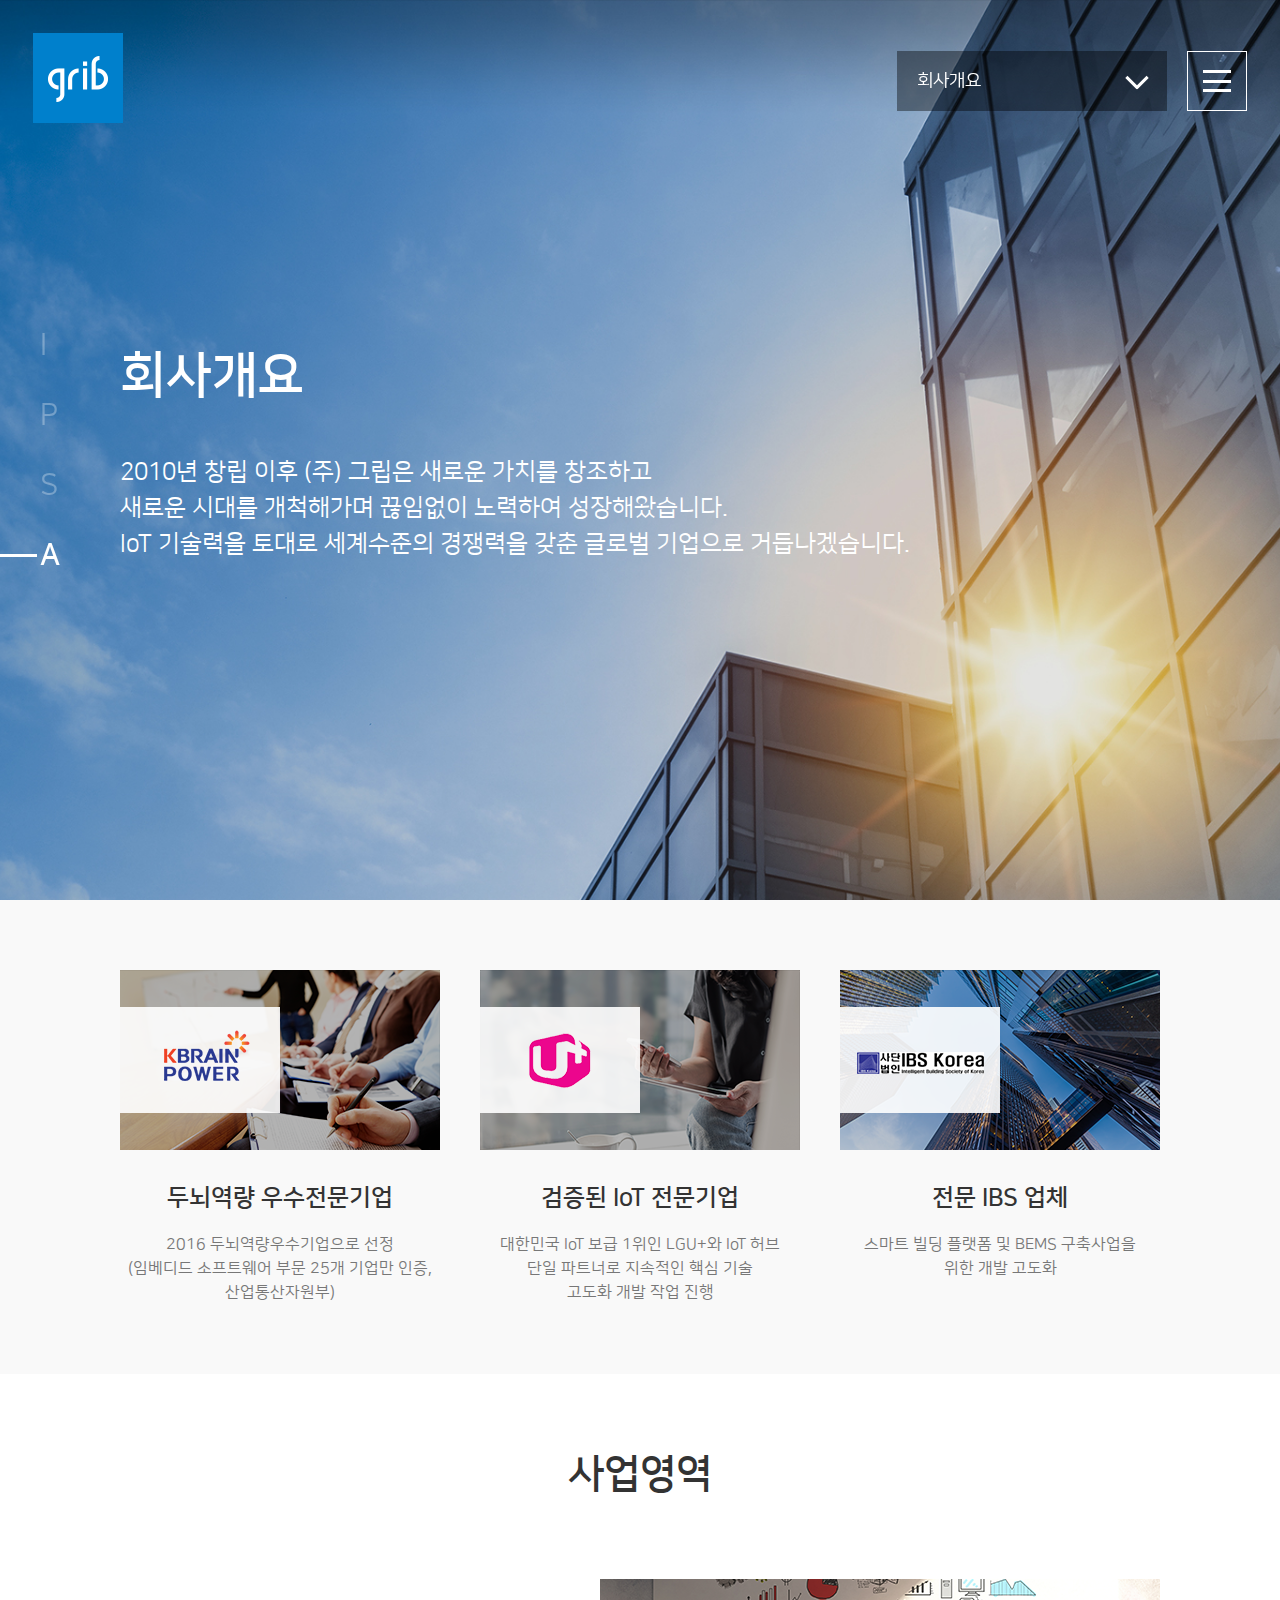
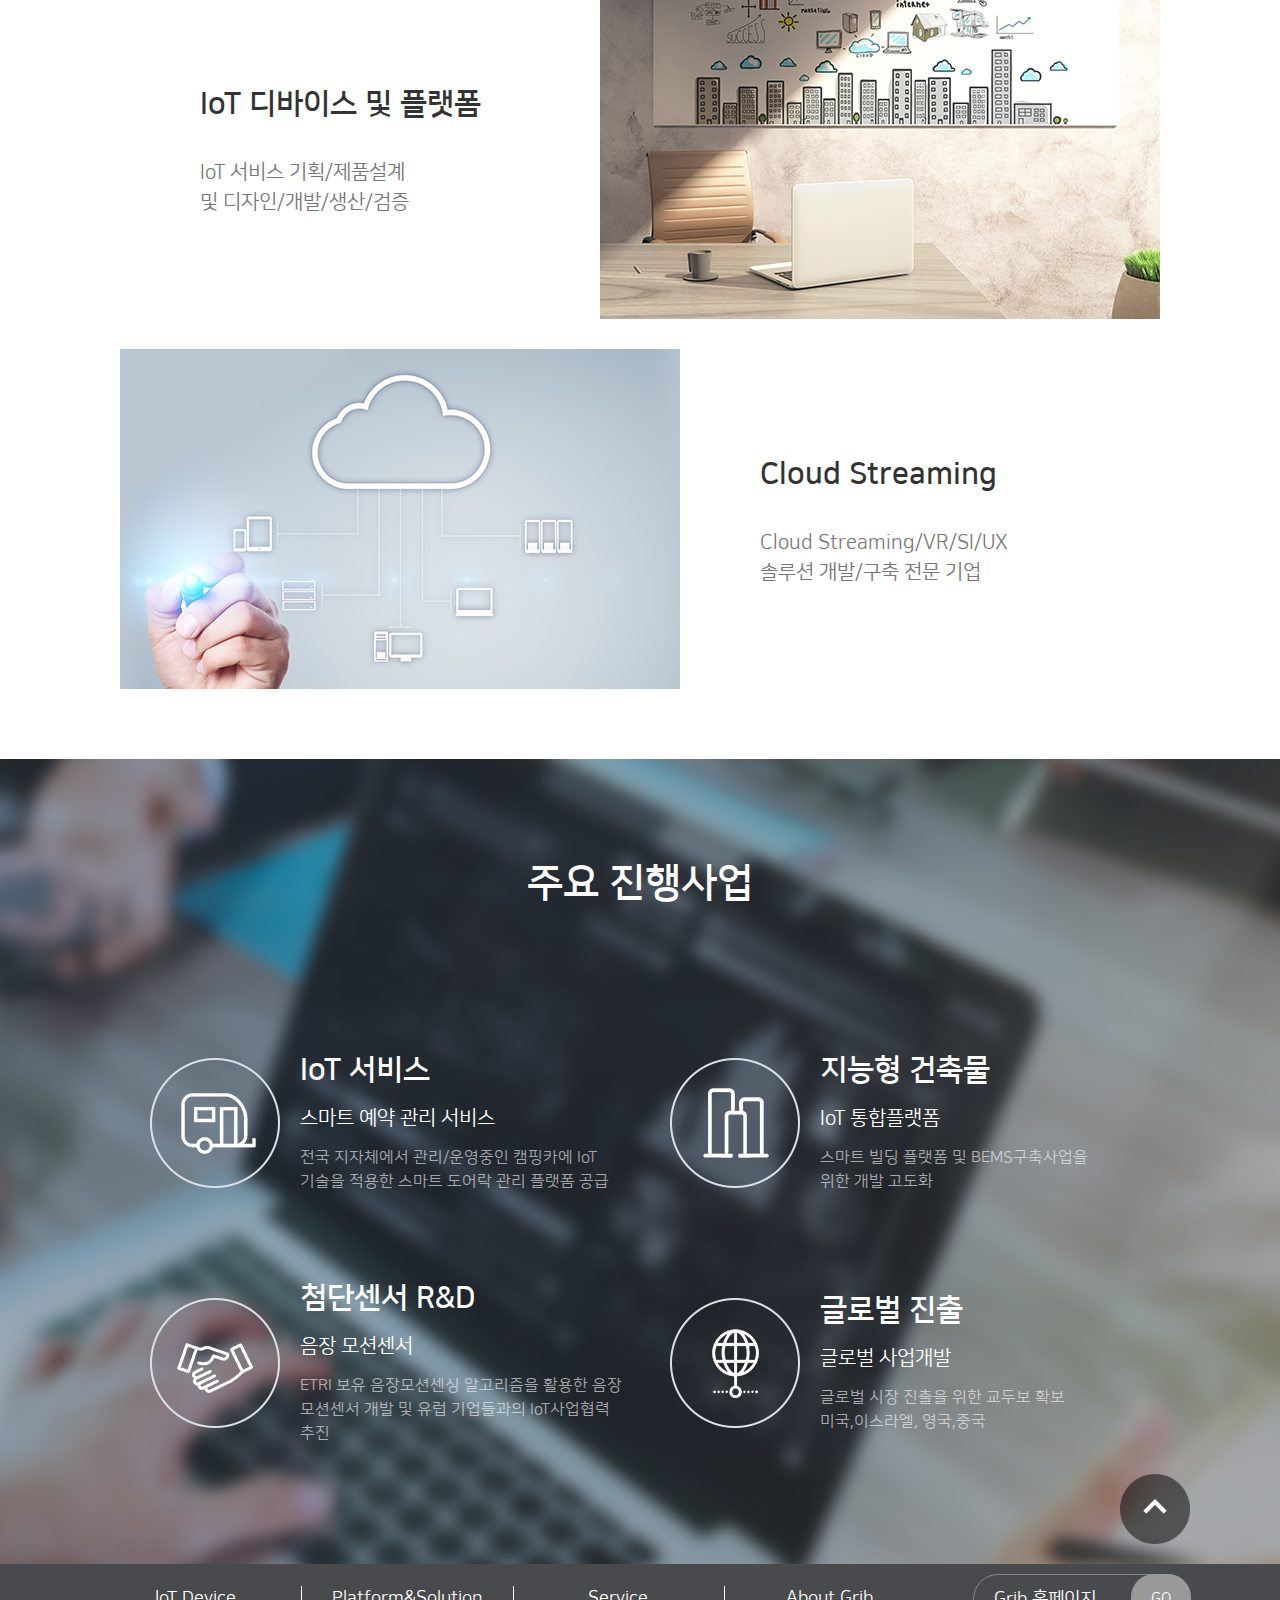
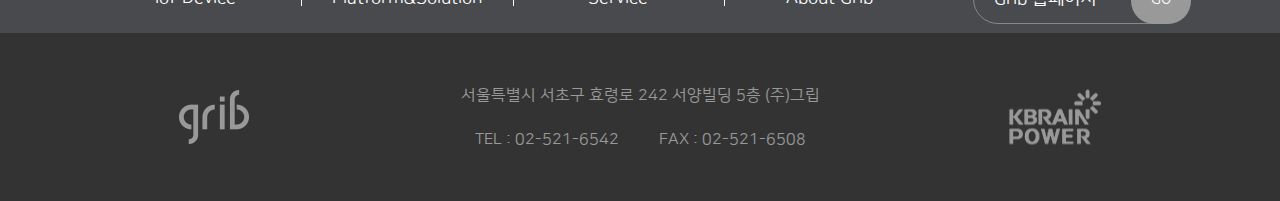
<file: about_grib/over_view.html>
<!DOCTYPE html>
<html lang="ko">

<head>
    <meta charset="UTF-8">
    <meta name="description" content="Grib portfolio site">
    <meta name="keywords" content="web publisher portfolio, 웹 퍼블리셔 포트폴리오, 반응형웹, 접근성, 홈페이지">
    <meta name="author" content="Lee Jin Su">
    <meta name="viewport" content="width=device-width,initial-scale=1.0">
    <meta http-equiv="X-UA-Compatible" content="ie=edge">
    <link rel="stylesheet" href="../css/style.css">
    <link rel="stylesheet" href="../font/nanumsquare.css">
    <link rel="stylesheet" href="../css/animate.min.css">
    <script src="../js/jquery-latest.min.js"></script>
    <script src="../js/common.js"></script>
    <script src="../js/jquery.easing.1.3.js"></script>
    <title>회사개요</title>
</head>

<body>
    <div id="_wrap">
        <div id="_skip_menu_wrap">
            <a href="#_container">본문 바로가기</a>
            <a href="#_gnb">메뉴 바로가기</a>
        </div>
        <header id="_header">
            <h1 class="_logo">
                <a href="../index.html">
                    <img src="../imgs/index/logo.png" alt="grib" class="_rel">
                </a>
            </h1>
            <div class="_gnb_btn_wrap">
                <button class="_gnb_btn">
                    <span class="_gnb_line _top"></span>
                    <span class="_gnb_line _mid"></span>
                    <span class="_gnb_line _bot"></span>
                </button>
            </div>
            <div class="_sub_gnb_btn_wrap">
                <button class="_sub_gnb_btn"></button>
                <ul class="_sub_gnb_lsts">
                    <li class="_sub_gnb_lst _active">
                        <a href="#none">회사개요</a>
                    </li>
                    <li class="_sub_gnb_lst">
                        <a href="../about_grib/news.html">그립 소식</a>
                    </li>
                    <li class="_sub_gnb_lst">
                        <a href="../about_grib/location.html">위치 안내</a>
                    </li>
                    <li class="_sub_gnb_lst">
                        <a href="../about_grib/download.html">다운로드</a>
                    </li>
                    <li class="_sub_gnb_lst">
                        <a href="../about_grib/board_write.html">협업문의</a>
                    </li>
                </ul>
            </div>
            <nav class="_gnb_wrap">
                <div class="_gnb_box">
                    <ul class="_gnb">
                        <li class="_gnb_lst">
                            <a href="../index.html" class="_lst_tit">Home</a>
                        </li>
                        <li class="_gnb_lst">
                            <p class="_lst_tit">IoT Device</p>
                            <ul class="_gnb_sub">
                                <li>
                                    <a href="../iot_device/iot_hub_stand.html">- IoT Hub (Stand-alone type)</a>
                                </li>
                                <li>
                                    <a href="../iot_device/iot_hub_dongle.html">- IoT Hub (Dongle type)</a>
                                </li>
                                <li>
                                    <a href="../iot_device/iot_gas_lock.html">- IoT Gas Lock</a>
                                </li>
                                <li>
                                    <a href="../iot_device/z_wave_repeater.html">- Z-Wave-Repeater</a>
                                </li>
                            </ul>
                        </li>
                        <li class="_gnb_lst">
                            <p class="_lst_tit">Platform & Solution</p>
                            <ul class="_gnb_sub">
                                <li>
                                    <a href="../platform_solution/platform_g.html">- Platform@G</a>
                                </li>
                                <li>
                                    <a href="../platform_solution/cloud_streaming.html">- Cloud Streaming</a>
                                </li>
                            </ul>
                        </li>
                        <li class="_gnb_lst">
                            <p class="_lst_tit">Service</p>
                            <ul class="_gnb_sub">
                                <li>
                                    <a href="../service/service.html">- Service</a>
                                </li>
                            </ul>
                        </li>
                        <li class="_gnb_lst">
                            <p class="_lst_tit">About Grib</p>
                            <ul class="_gnb_sub">
                                <li>
                                    <a href="../about_grib/over_view.html">- 회사개요</a>
                                </li>
                                <li>
                                    <a href="../about_grib/news.html">- 그립소식</a>
                                </li>
                                <li>
                                    <a href="../about_grib/location.html">- 위치안내</a>
                                </li>
                                <li>
                                    <a href="../about_grib/download.html">- 다운로드</a>
                                </li>
                                <li>
                                    <a href="../about_grib/board_write.html">- 협업문의</a>
                                </li>
                            </ul>
                        </li>
                    </ul>
                </div>
            </nav>
        </header>
        <div class="_content_menu_wrap">
            <ul class="_content_menu">
                <li class="_content_menu_lst">
                    <a href="../iot_device/iot_hub_stand.html">I<span>oT Device</span></a>
                </li>
                <li class="_content_menu_lst">
                    <a href="../platform_solution/platform_g.html">P<span>latform&Solution</span></a>
                </li>
                <li class="_content_menu_lst">
                    <a href="../service/service.html">S<span>ervice</span></a>
                </li>
                <li class="_content_menu_lst active">
                    <a href="../about_grib/over_view.html">A<span>bout Grib</span></a>
                </li>
            </ul>
        </div>
        <section id="_container" class="_about_grib _over_view">
            <article class="_content_wrap _content01">
                <div class="_content">
                    <h2 class="_tit">회사개요</h2>
                    <p class="_txt">2010년 창립 이후 (주) 그립은 새로운 가치를 창조하고<br>새로운 시대를 개척해가며 끊임없이 노력하여 성장해왔습니다.<br>IoT 기술력을 토대로 세계수준의 경쟁력을 갖춘 글로벌 기업으로 거듭나겠습니다.</p>
                </div>
            </article>
            <article class="_content_wrap _content02">
                <div class="_content">
                    <div class="_ov_lsts_wrap">
                        <ul class="_ov_lsts _clearfix">
                            <li>
                                <div class="_img_box">
                                    <img src="../imgs/about_grb/over_view/overview1.png" alt="overview1">
                                    <img src="../imgs/about_grb/over_view/m_overview1.png" alt="m_overview1" class="_m_img">
                                    <span class="_img_logo">
                                        <img src="../imgs/about_grb/over_view/logo_kbrain.png" alt="logo_kbrain">
                                    </span>
                                </div>
                                <strong>두뇌역량 우수전문기업</strong>
                                <p>2016 두뇌역량우수기업으로 선정 <br>(임베디드 소프트웨어 부문 25개 기업만 인증, <br>산업통산자원부)</p>
                            </li>
                            <li>
                                <div class="_img_box">
                                    <img src="../imgs/about_grb/over_view/overview2.png" alt="overview2">
                                    <img src="../imgs/about_grb/over_view/m_overview2.png" alt="m_overview2" class="_m_img">
                                    <span class="_img_logo">
                                        <img src="../imgs/about_grb/over_view/logo_uplus.png" alt="logo_uplus">
                                    </span>
                                </div>
                                <strong>검증된 IoT 전문기업</strong>
                                <p>대한민국 IoT 보급 1위인 LGU+와 IoT 허브 <br>단일 파트너로 지속적인 핵심 기술<br>고도화 개발 작업 진행</p>
                            </li>
                            <li>
                                <div class="_img_box">
                                    <img src="../imgs/about_grb/over_view/overview3.png" alt="overview3">
                                    <img src="../imgs/about_grb/over_view/m_overview3.png" alt="m_overview3" class="_m_img">
                                    <span class="_img_logo">
                                        <img src="../imgs/about_grb/over_view/logo_ibs.png" alt="logo_ibs">
                                    </span>
                                </div>
                                <strong>전문 IBS 업체</strong>
                                <p>스마트 빌딩 플랫폼 및 BEMS 구축사업을<br>위한 개발 고도화</p>
                            </li>
                        </ul>
                    </div>
                </div>
            </article>
            <article class="_content_wrap _content03">
                <div class="_content">
                    <h3 class="_sub_tit">사업영역</h3>
                    <div class="_business_box _clearfix">
                        <div class="_img_box">
                            <img src="../imgs/about_grb/over_view/business1.png" alt="business1">
                        </div>
                        <div class="_text_box">
                            <div class="_text">
                                <strong>IoT 디바이스 및 플랫폼</strong>
                                <p>IoT 서비스 기획/제품설계 <br>및 디자인/개발/생산/검증</p>
                            </div>
                        </div>
                    </div>
                    <div class="_business_box _clearfix">
                        <div class="_img_box">
                            <img src="../imgs/about_grb/over_view/business2.png" alt="business2">
                        </div>
                        <div class="_text_box">
                            <div class="_text">
                                <strong>Cloud Streaming</strong>
                                <p>Cloud Streaming/VR/SI/UX<br>솔루션 개발/구축 전문 기업</p>
                            </div>
                        </div>
                    </div>
                </div>
            </article>
            <article class="_content_wrap _content04">
                <div class="_content">
                    <h3 class="_sub_tit">주요 진행사업</h3>
                    <div class="_business_lsts_wrap">
                        <ul class="_business_lsts _clearfix">
                            <li class="_business_lst _business_lst1">
                                <div class="_txt_box">
                                    <strong class="_lst_tit">IoT 서비스</strong>
                                    <p class="_lst_sub_tit">스마트 예약 관리 서비스</p>
                                    <p class="_lst_txt">전국 지자체에서 관리/운영중인 캠핑카에 IoT<br>기술을 적용한 스마트 도어락 관리 플랫폼 공급</p>
                                </div>
                            </li>
                            <li class="_business_lst _business_lst2">
                                <div class="_txt_box">
                                    <strong class="_lst_tit">지능형 건축물</strong>
                                    <p class="_lst_sub_tit">IoT 통합플랫폼</p>
                                    <p class="_lst_txt">스마트 빌딩 플랫폼 및 BEMS구축사업을 <br>위한 개발 고도화</p>
                                </div>
                            </li>
                            <li class="_business_lst _business_lst3">
                                <div class="_txt_box">
                                    <strong class="_lst_tit">첨단센서 R&D</strong>
                                    <p class="_lst_sub_tit">음장 모션센서</p>
                                    <p class="_lst_txt">ETRI 보유 음장모션센싱 알고리즘을 활용한 음장<br>모션센서 개발 및 유럽 기업들과의 IoT사업협력 추진</p>
                                </div>
                            </li>
                            <li class="_business_lst _business_lst4">
                                <div class="_txt_box">
                                    <strong class="_lst_tit">글로벌 진출</strong>
                                    <p class="_lst_sub_tit">글로벌 사업개발</p>
                                    <p class="_lst_txt">글로벌 시장 진출을 위한 교두보 확보 <br>미국,이스라엘, 영국,중국</p>
                                </div>
                            </li>
                        </ul>
                    </div>
                </div>
            </article>
        </section>
        <footer id="_footer" class="section">
            <div class="_footer_top_wrap">
                <div class="_footer_top">
                    <ul class="_move_site _clearfix">
                        <li class="_move_site_lst">
                            <a href="../iot_device/iot_hub_stand.html">IoT Device</a>
                        </li>
                        <li class="_move_site_lst">
                            <a href="../platform_solution/platform_g.html">Platform&Solution</a>
                        </li>
                        <li class="_move_site_lst">
                            <a href="../service/service.html">Service</a>
                        </li>
                        <li class="_move_site_lst">
                            <a href="../about_grib/over_view.html">About Grib</a>
                        </li>
                    </ul>
                    <a href="http://www.grib.co.kr/" class="_btn_grib">
                        Grib 홉페이지<span>GO</span>
                    </a>
                    <div class="_scroll_top_btn">
                        <a href="#1stPage" title="TOP">
                            <img src="../imgs/index/btn_top.png" alt="TOP" class="_rel">
                        </a>
                    </div>
                </div>
            </div>
            <div class="_footer_bot_wrap">
                <div class="_footer_bot">
                    <span class="_icon_wrap _grib_icon">
                        <img src="../imgs/index/footer_logo.png" alt="grib img">
                    </span>
                    <adress>서울특별시 서초구 효령로 242 서양빌딩 5층 (주)그립<span class="_number"><a href="tel:02-521-6542">TEL : 02-521-6542</a><a href="tel:02-521-6503">FAX : 02-521-6508</a></span></adress>
                    <span class="_icon_wrap _kbrain_icon">
                        <img src="../imgs/index/kbrain.png" alt="Kbrain img">
                    </span>
                </div>
            </div>
        </footer>
    </div>
</body>

</html>
</file>
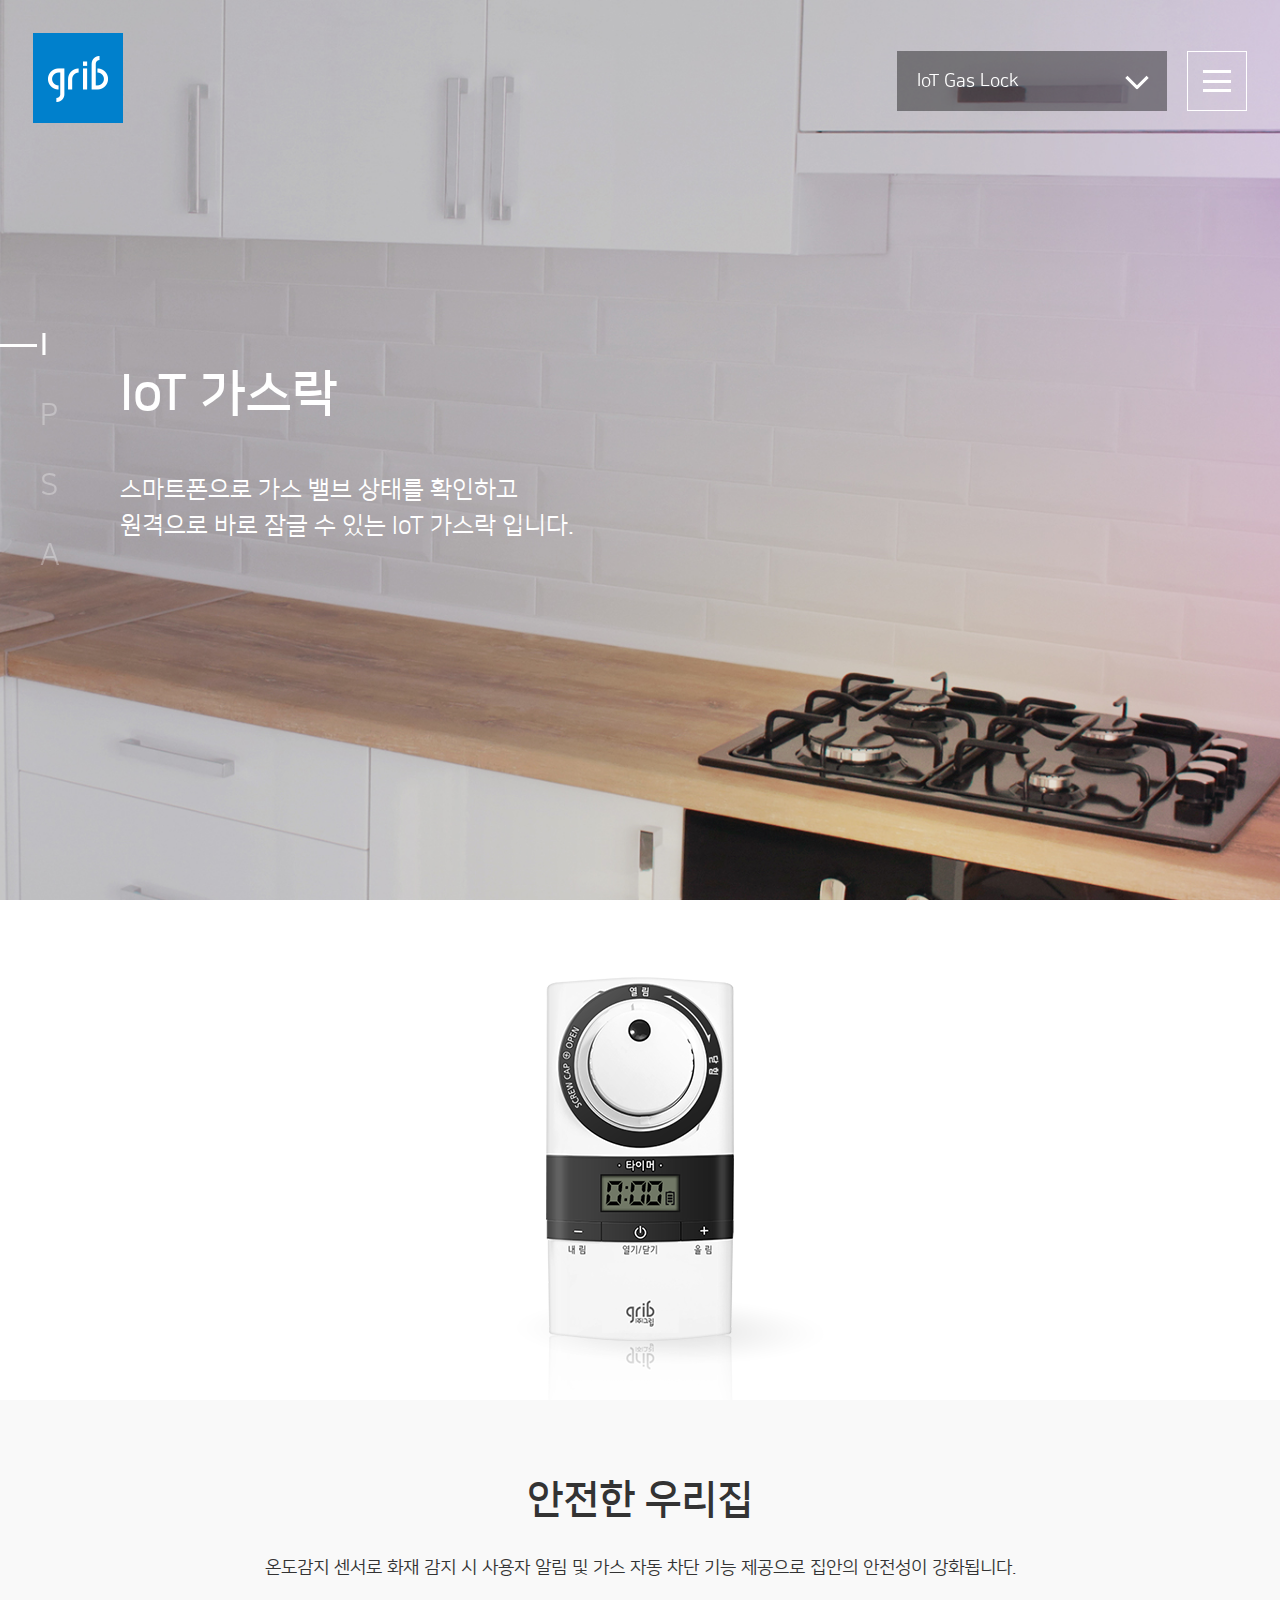
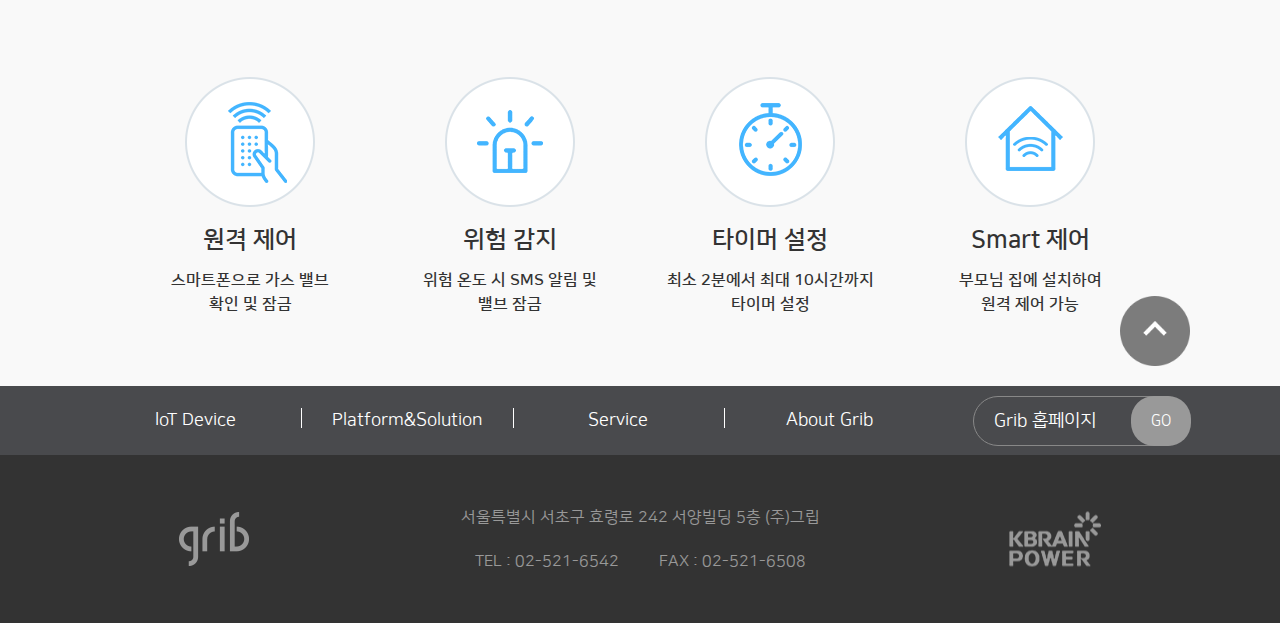
<file: iot_device/iot_gas_lock.html>
<!DOCTYPE html>
<html lang="ko">

<head>
    <meta charset="UTF-8">
    <meta name="description" content="Grib portfolio site">
    <meta name="keywords" content="web publisher portfolio, 웹 퍼블리셔 포트폴리오, 반응형웹, 접근성, 홈페이지">
    <meta name="author" content="Lee Jin Su">
    <meta name="viewport" content="width=device-width,initial-scale=1.0">
    <meta http-equiv="X-UA-Compatible" content="ie=edge">
    <link rel="stylesheet" href="../css/style.css">
    <link rel="stylesheet" href="../font/nanumsquare.css">
    <link rel="stylesheet" href="../css/animate.min.css">
    <script src="../js/jquery-latest.min.js"></script>
    <script src="../js/common.js"></script>
    <script src="../js/jquery.easing.1.3.js"></script>
    <title>IoT Gas Lock</title>
</head>

<body>
    <div id="_wrap">
        <div id="_skip_menu_wrap">
            <a href="#_container">본문 바로가기</a>
            <a href="#_gnb">메뉴 바로가기</a>
        </div>
        <header id="_header">
            <h1 class="_logo">
                <a href="../index.html">
                    <img src="../imgs/index/logo.png" alt="grib" class="_rel">
                </a>
            </h1>
            <div class="_gnb_btn_wrap">
                <button class="_gnb_btn">
                    <span class="_gnb_line _top"></span>
                    <span class="_gnb_line _mid"></span>
                    <span class="_gnb_line _bot"></span>
                </button>
            </div>
            <div class="_sub_gnb_btn_wrap">
                <button class="_sub_gnb_btn"></button>
                <ul class="_sub_gnb_lsts">
                    <li class="_sub_gnb_lst">
                        <a href="../iot_device/iot_hub_stand.html">IoT Hub (Stand-alone)</a>
                    </li>
                    <li class="_sub_gnb_lst">
                        <a href="../iot_device/iot_hub_dongle.html">IoT Hub (Dongle)</a>
                    </li>
                    <li class="_sub_gnb_lst _active">
                        <a href="#none">IoT Gas Lock</a>
                    </li>
                    <li class="_sub_gnb_lst">
                        <a href="../iot_device/z_wave_repeater.html">Z-Wave Repeater</a>
                    </li>
                </ul>
            </div>
            <nav class="_gnb_wrap">
                <div class="_gnb_box">
                    <ul class="_gnb">
                        <li class="_gnb_lst">
                            <a href="../index.html" class="_lst_tit">Home</a>
                        </li>
                        <li class="_gnb_lst">
                            <p class="_lst_tit">IoT Device</p>
                            <ul class="_gnb_sub">
                                <li>
                                    <a href="../iot_device/iot_hub_stand.html">- IoT Hub (Stand-alone type)</a>
                                </li>
                                <li>
                                    <a href="../iot_device/iot_hub_dongle.html">- IoT Hub (Dongle type)</a>
                                </li>
                                <li>
                                    <a href="../iot_device/iot_gas_lock.html">- IoT Gas Lock</a>
                                </li>
                                <li>
                                    <a href="../iot_device/z_wave_repeater.html">- Z-Wave-Repeater</a>
                                </li>
                            </ul>
                        </li>
                        <li class="_gnb_lst">
                            <p class="_lst_tit">Platform & Solution</p>
                            <ul class="_gnb_sub">
                                <li>
                                    <a href="../platform_solution/platform_g.html">- Platform@G</a>
                                </li>
                                <li>
                                    <a href="../platform_solution/cloud_streaming.html">- Cloud Streaming</a>
                                </li>
                            </ul>
                        </li>
                        <li class="_gnb_lst">
                            <p class="_lst_tit">Service</p>
                            <ul class="_gnb_sub">
                                <li>
                                    <a href="../service/service.html">- Service</a>
                                </li>
                            </ul>
                        </li>
                        <li class="_gnb_lst">
                            <p class="_lst_tit">About Grib</p>
                            <ul class="_gnb_sub">
                                <li>
                                    <a href="../about_grib/over_view.html">- 회사개요</a>
                                </li>
                                <li>
                                    <a href="../about_grib/news.html">- 그립소식</a>
                                </li>
                                <li>
                                    <a href="../about_grib/location.html">- 위치안내</a>
                                </li>
                                <li>
                                    <a href="../about_grib/download.html">- 다운로드</a>
                                </li>
                                <li>
                                    <a href="../about_grib/board_write.html">- 협업문의</a>
                                </li>
                            </ul>
                        </li>
                    </ul>
                </div>
            </nav>
        </header>
        <div class="_content_menu_wrap">
            <ul class="_content_menu">
                <li class="_content_menu_lst active">
                    <a href="../iot_device/iot_hub_stand.html">I<span>oT Device</span></a>
                </li>
                <li class="_content_menu_lst">
                    <a href="../platform_solution/platform_g.html">P<span>latform&Solution</span></a>
                </li>
                <li class="_content_menu_lst">
                    <a href="../service/service.html">S<span>ervice</span></a>
                </li>
                <li class="_content_menu_lst">
                    <a href="../about_grib/over_view.html">A<span>bout Grib</span></a>
                </li>
            </ul>
        </div>
        <section id="_container" class="_iot_gas_lock">
            <article class="_content_wrap _content01">
                <div class="_content">
                    <h2 class="_tit">IoT 가스락</h2>
                    <p class="_txt">스마트폰으로 가스 밸브 상태를 확인하고 <br>원격으로 바로 잠글 수 있는 IoT 가스락 입니다.</p>
                </div>
            </article>
            <article class="_content_wrap _content02">
                <img src="../imgs/iot_device/iot_gas_lock/iot_gaslock1.png" alt="iotGasLock">
            </article>
            <article class="_content_wrap _content04">
                <div class="_content">
                    <h3 class="_sub_tit">안전한 우리집</h3>
                    <p class="_sub_txt">온도감지 센서로 화재 감지 시 사용자 알림 및 가스 자동 차단 기능 제공으로 집안의 안전성이 강화됩니다.</p>
                    <div class="_icon_lsts_wrap">
                        <ul class="_icon_lsts _clearfix">
                            <li class="_icon_lst _icon_lst01">
                                <strong>원격 제어</strong>
                                <p>스마트폰으로 가스 밸브<br>확인 및 잠금</p>
                            </li>
                            <li class="_icon_lst _icon_lst02">
                                <strong>위험 감지</strong>
                                <p>위험 온도 시 SMS 알림 및<br>밸브 잠금</p>
                            </li>
                            <li class="_icon_lst _icon_lst03">
                                <strong>타이머 설정</strong>
                                <p>최소 2분에서 최대 10시간까지<br>타이머 설정</p>
                            </li>
                            <li class="_icon_lst _icon_lst04">
                                <strong>Smart 제어</strong>
                                <p>부모님 집에 설치하여<br>원격 제어 가능</p>
                            </li>
                        </ul>
                    </div>
                </div>
            </article>
        </section>
        <footer id="_footer" class="section">
            <div class="_footer_top_wrap">
                <div class="_footer_top">
                    <ul class="_move_site _clearfix">
                        <li class="_move_site_lst">
                            <a href="../iot_device/iot_hub_stand.html">IoT Device</a>
                        </li>
                        <li class="_move_site_lst">
                            <a href="../platform_solution/platform_g.html">Platform&Solution</a>
                        </li>
                        <li class="_move_site_lst">
                            <a href="../service/service.html">Service</a>
                        </li>
                        <li class="_move_site_lst">
                            <a href="../about_grib/over_view.html">About Grib</a>
                        </li>
                    </ul>
                    <a href="http://www.grib.co.kr/" class="_btn_grib">
                        Grib 홉페이지<span>GO</span>
                    </a>
                    <div class="_scroll_top_btn">
                        <a href="#1stPage" title="TOP">
                            <img src="../imgs/index/btn_top.png" alt="TOP" class="_rel">
                        </a>
                    </div>
                </div>
            </div>
            <div class="_footer_bot_wrap">
                <div class="_footer_bot">
                    <span class="_icon_wrap _grib_icon">
                        <img src="../imgs/index/footer_logo.png" alt="grib img">
                    </span>
                    <adress>서울특별시 서초구 효령로 242 서양빌딩 5층 (주)그립<span class="_number"><a href="tel:02-521-6542">TEL : 02-521-6542</a><a href="tel:02-521-6503">FAX : 02-521-6508</a></span></adress>
                    <span class="_icon_wrap _kbrain_icon">
                        <img src="../imgs/index/kbrain.png" alt="Kbrain img">
                    </span>
                </div>
            </div>
        </footer>
    </div>
</body>

</html>
</file>
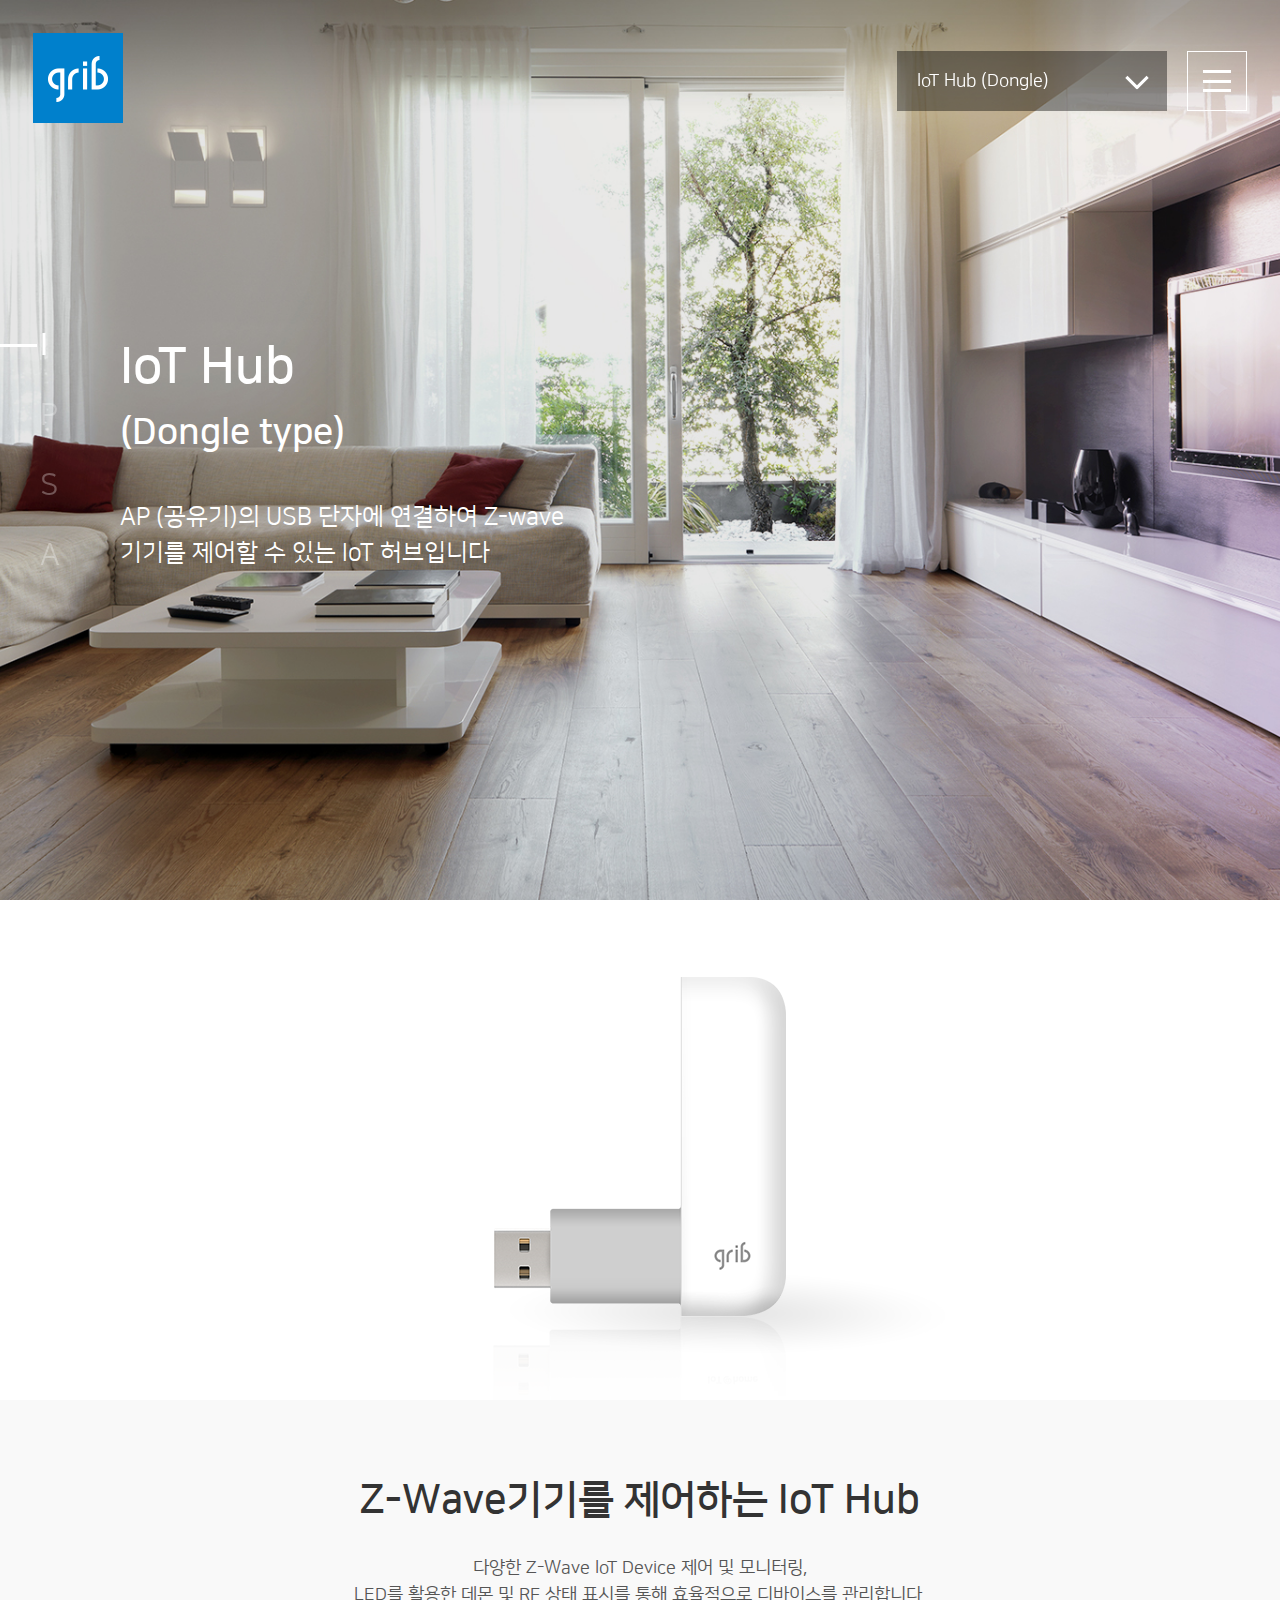
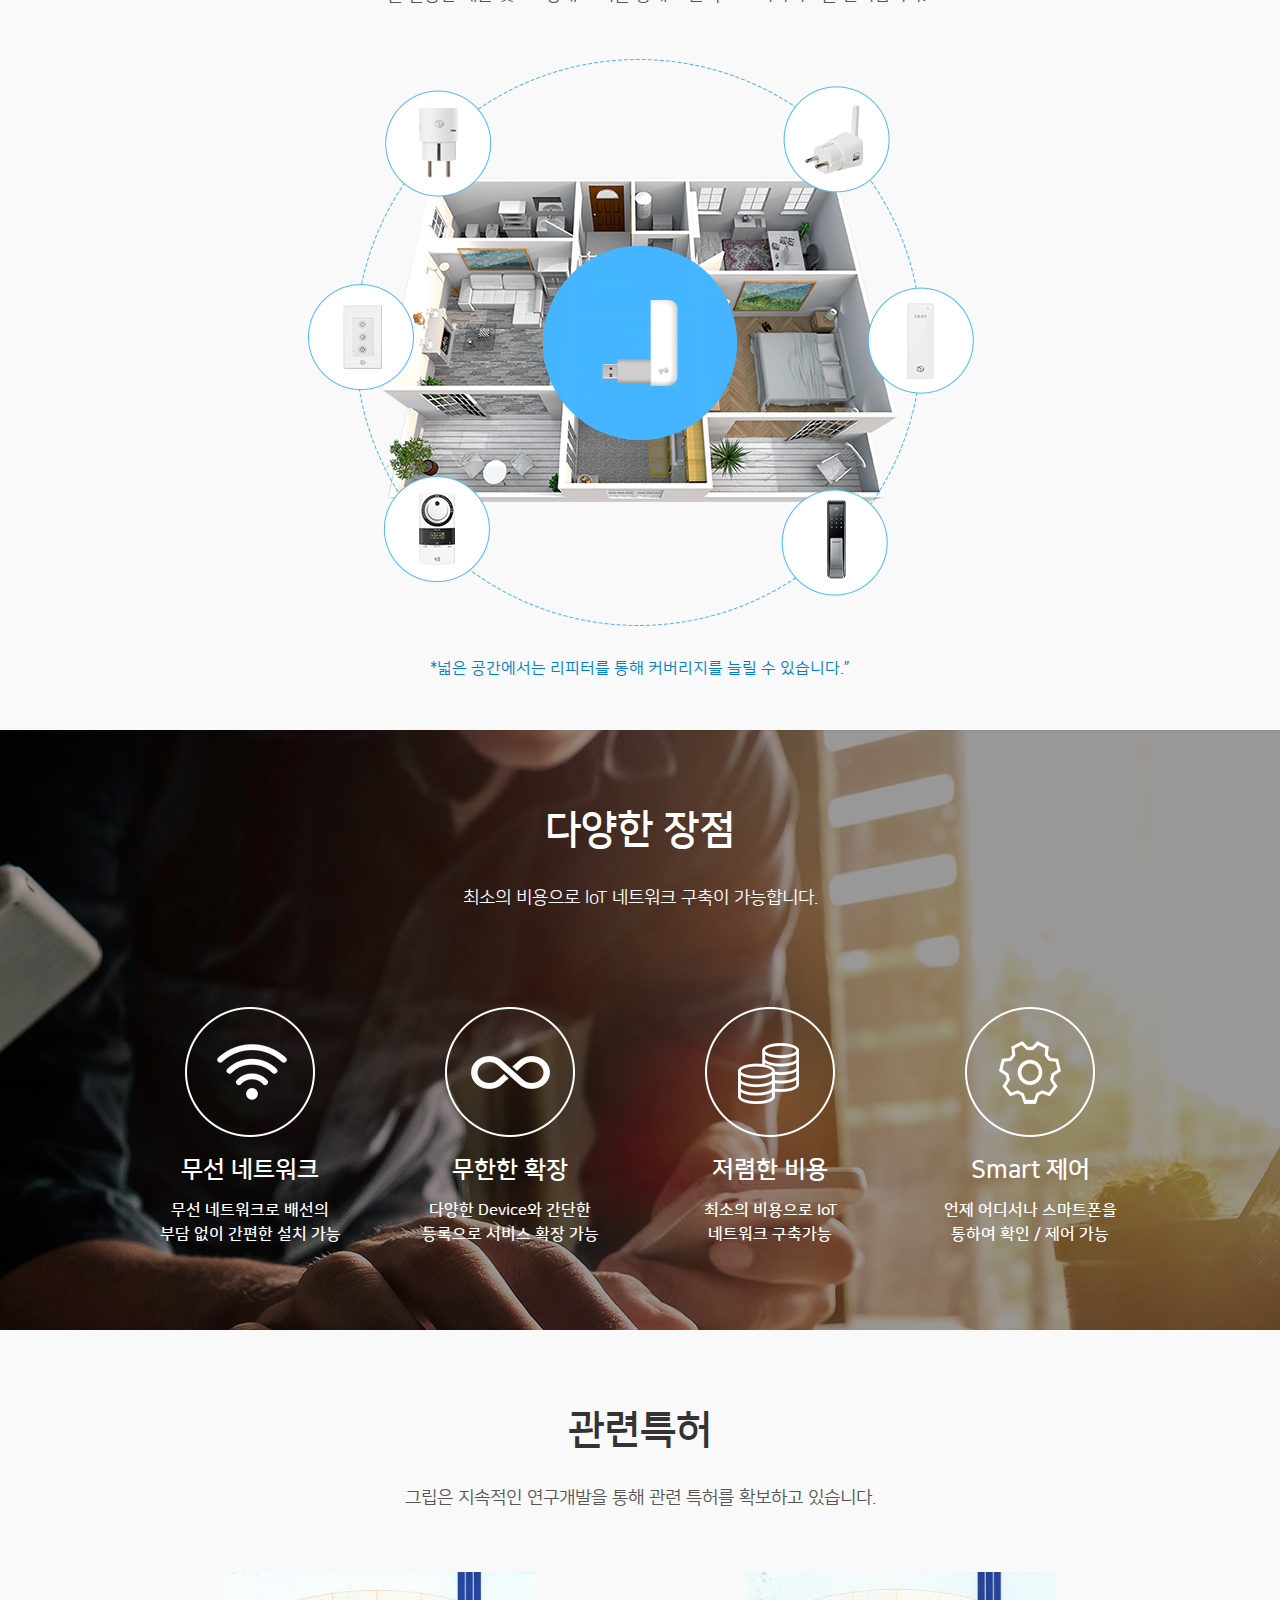
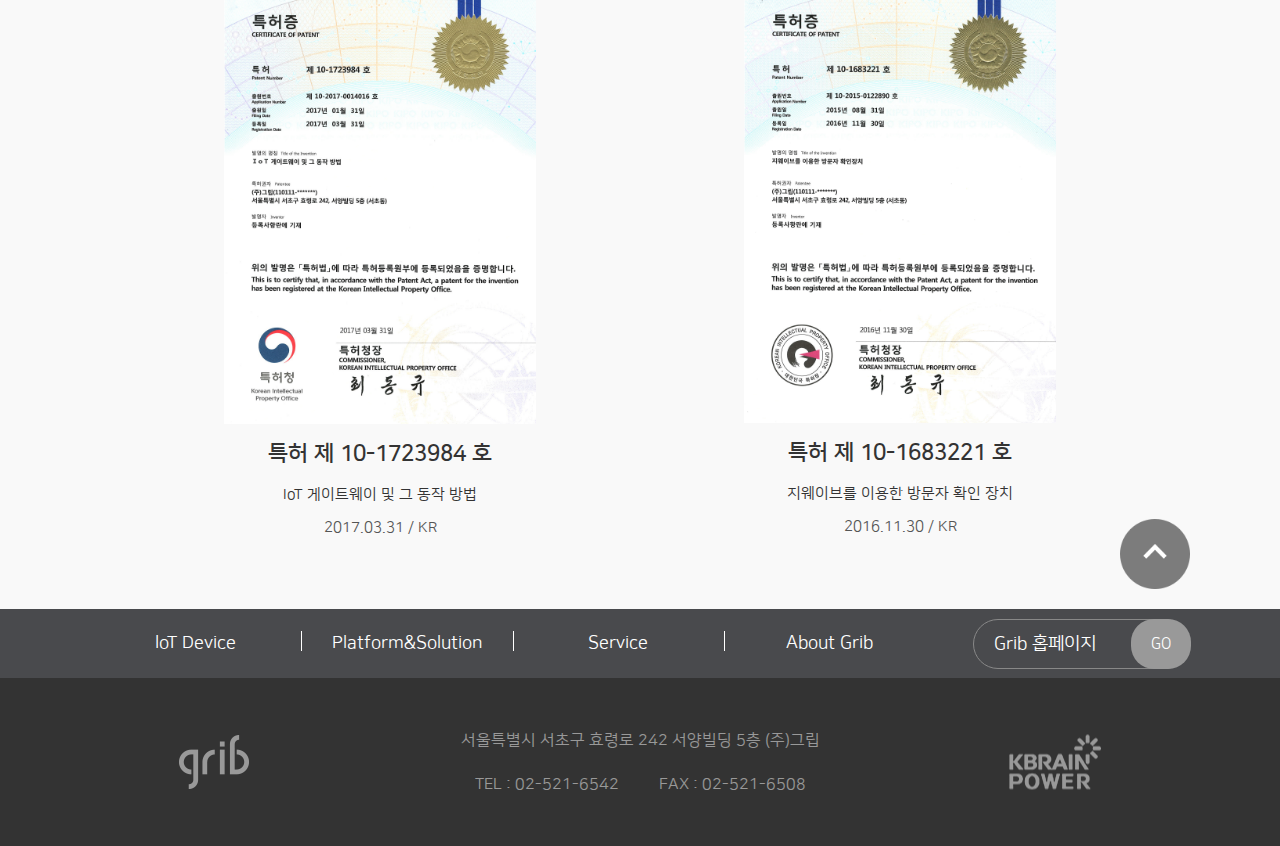
<file: iot_device/iot_hub_dongle.html>
<!DOCTYPE html>
<html lang="ko">

<head>
    <meta charset="UTF-8">
    <meta name="description" content="Grib portfolio site">
    <meta name="keywords" content="web publisher portfolio, 웹 퍼블리셔 포트폴리오, 반응형웹, 접근성, 홈페이지">
    <meta name="author" content="Lee Jin Su">
    <meta name="viewport" content="width=device-width,initial-scale=1.0">
    <meta http-equiv="X-UA-Compatible" content="ie=edge">
    <link rel="stylesheet" href="../css/style.css">
    <link rel="stylesheet" href="../font/nanumsquare.css">
    <link rel="stylesheet" href="../css/animate.min.css">
    <script src="../js/jquery-latest.min.js"></script>
    <script src="../js/common.js"></script>
    <script src="../js/jquery.easing.1.3.js"></script>
    <title>IoT Hub(Dangle)</title>
</head>

<body>
    <div id="_wrap">
        <div id="_skip_menu_wrap">
            <a href="#_container">본문 바로가기</a>
            <a href="#_gnb">메뉴 바로가기</a>
        </div>
        <header id="_header">
            <h1 class="_logo">
                <a href="../index.html">
                    <img src="../imgs/index/logo.png" alt="grib" class="_rel">
                </a>
            </h1>
            <div class="_gnb_btn_wrap">
                <button class="_gnb_btn">
                    <span class="_gnb_line _top"></span>
                    <span class="_gnb_line _mid"></span>
                    <span class="_gnb_line _bot"></span>
                </button>
            </div>
            <div class="_sub_gnb_btn_wrap">
                <button class="_sub_gnb_btn"></button>
                <ul class="_sub_gnb_lsts">
                    <li class="_sub_gnb_lst">
                        <a href="../iot_device/iot_hub_stand.html">IoT Hub (Stand-alone)</a>
                    </li>
                    <li class="_sub_gnb_lst _active">
                        <a href="#none">IoT Hub (Dongle)</a>
                    </li>
                    <li class="_sub_gnb_lst">
                        <a href="../iot_device/iot_gas_lock.html">IoT Gas Lock</a>
                    </li>
                    <li class="_sub_gnb_lst">
                        <a href="../iot_device/z_wave_repeater.html">Z-Wave Repeater</a>
                    </li>
                </ul>
            </div>
            <nav class="_gnb_wrap">
                <div class="_gnb_box">
                    <ul class="_gnb">
                        <li class="_gnb_lst">
                            <a href="../index.html" class="_lst_tit">Home</a>
                        </li>
                        <li class="_gnb_lst">
                            <p class="_lst_tit">IoT Device</p>
                            <ul class="_gnb_sub">
                                <li>
                                    <a href="../iot_device/iot_hub_stand.html">- IoT Hub (Stand-alone type)</a>
                                </li>
                                <li>
                                    <a href="../iot_device/iot_hub_dongle.html">- IoT Hub (Dongle type)</a>
                                </li>
                                <li>
                                    <a href="../iot_device/iot_gas_lock.html">- IoT Gas Lock</a>
                                </li>
                                <li>
                                    <a href="../iot_device/z_wave_repeater.html">- Z-Wave-Repeater</a>
                                </li>
                            </ul>
                        </li>
                        <li class="_gnb_lst">
                            <p class="_lst_tit">Platform & Solution</p>
                            <ul class="_gnb_sub">
                                <li>
                                    <a href="../platform_solution/platform_g.html">- Platform@G</a>
                                </li>
                                <li>
                                    <a href="../platform_solution/cloud_streaming.html">- Cloud Streaming</a>
                                </li>
                            </ul>
                        </li>
                        <li class="_gnb_lst">
                            <p class="_lst_tit">Service</p>
                            <ul class="_gnb_sub">
                                <li>
                                    <a href="../service/service.html">- Service</a>
                                </li>
                            </ul>
                        </li>
                        <li class="_gnb_lst">
                            <p class="_lst_tit">About Grib</p>
                            <ul class="_gnb_sub">
                                <li>
                                    <a href="../about_grib/over_view.html">- 회사개요</a>
                                </li>
                                <li>
                                    <a href="../about_grib/news.html">- 그립소식</a>
                                </li>
                                <li>
                                    <a href="../about_grib/location.html">- 위치안내</a>
                                </li>
                                <li>
                                    <a href="../about_grib/download.html">- 다운로드</a>
                                </li>
                                <li>
                                    <a href="../about_grib/board_write.html">- 협업문의</a>
                                </li>
                            </ul>
                        </li>
                    </ul>
                </div>
            </nav>
        </header>
        <div class="_content_menu_wrap">
            <ul class="_content_menu">
                <li class="_content_menu_lst active">
                    <a href="../iot_device/iot_hub_stand.html">I<span>oT Device</span></a>
                </li>
                <li class="_content_menu_lst">
                    <a href="../platform_solution/platform_g.html">P<span>latform&Solution</span></a>
                </li>
                <li class="_content_menu_lst">
                    <a href="../service/service.html">S<span>ervice</span></a>
                </li>
                <li class="_content_menu_lst">
                    <a href="../about_grib/over_view.html">A<span>bout Grib</span></a>
                </li>
            </ul>
        </div>
        <section id="_container" class="_iot_dongle">
            <article class="_content_wrap _content01">
                <div class="_content">
                    <h2 class="_tit">IoT Hub<span>(Dongle type)</span></h2>
                    <p class="_txt">AP (공유기)의 USB 단자에 연결하여 Z-wave <br>기기를 제어할 수 있는 IoT 허브입니다</p>
                </div>
            </article>
            <article class="_content_wrap _content02">
                <img src="../imgs/iot_device/iot_hub_dongle/iot_dongle1.png" alt="iotDongle1">
            </article>
            <article class="_content_wrap _content03">
                <div class="_content">
                    <h3 class="_sub_tit">Z-Wave기기를 제어하는 IoT Hub</h3>
                    <p class="_sub_txt">다양한 Z-Wave IoT Device 제어 및 모니터링,<br>LED를 활용한 데몬 및 RF 상태 표시를 통해 효율적으로 디바이스를 관리합니다.</p>
                    <div class="_iot_hub">
                        <img src="../imgs/iot_device/iot_hub_dongle/iot_dongle2.png" alt="iotDongle2">
                        <div class="_wave_box">
                            <span class="_wave _wave1">wave</span>
                            <span class="_wave _wave2">wave</span>
                            <span class="_wave _wave3">wave</span>
                            <span class="_iot_hub_pord">
                                <img src="../imgs/iot_device/iot_hub_dongle/iot_dongle3.png" alt="iotStand3">
                            </span>
                        </div>
                    </div>
                    <p class="_txt_focus">*넓은 공간에서는 리피터를 통해 커버리지를 늘릴 수 있습니다.”</p>
                </div>
            </article>
            <article class="_content_wrap _content04">
                <div class="_content">
                    <h3 class="_sub_tit">다양한 장점</h3>
                    <p class="_sub_txt">최소의 비용으로 IoT 네트워크 구축이 가능합니다.</p>
                    <div class="_icon_lsts_wrap">
                        <ul class="_icon_lsts _clearfix">
                            <li class="_icon_lst _icon_lst01">
                                <strong>무선 네트워크</strong>
                                <p>무선 네트워크로 배선의<br>부담 없이 간편한 설치 가능</p>
                            </li>
                            <li class="_icon_lst _icon_lst02">
                                <strong>무한한 확장</strong>
                                <p>다양한 Device와 간단한<br>등록으로 서비스 확장 가능</p>
                            </li>
                            <li class="_icon_lst _icon_lst03">
                                <strong>저렴한 비용</strong>
                                <p>최소의 비용으로 IoT<br>네트워크 구축가능</p>
                            </li>
                            <li class="_icon_lst _icon_lst04">
                                <strong>Smart 제어</strong>
                                <p>언제 어디서나 스마트폰을<br>통하여 확인 / 제어 가능</p>
                            </li>
                        </ul>
                    </div>
                </div>
            </article>
            <article class="_content_wrap _content06">
                <div class="_content">
                    <h3 class="_sub_tit">관련특허</h3>
                    <p class="_sub_txt">그립은 지속적인 연구개발을 통해 관련 특허를 확보하고 있습니다.</p>
                    <div class="_patent_lsts_wrap _clearfix">
                        <ul class="_patent_lsts">
                            <li class="_patent_lst _clearfix">
                                <div class="_patent_img">
                                    <img src="../imgs/iot_device/iot_hub_stand/patent1.jpg" alt="특허 제 10-1723984 호 이미지" class="_rel">
                                </div>
                                <dl>
                                    <dt>특허 제 10-1723984 호</dt>
                                    <dd>IoT 게이트웨이 및 그 동작 방법</dd>
                                    <dd class="_date">2017.03.31 / KR</dd>
                                </dl>
                            </li>
                            <li class="_patent_lst _clearfix">
                                <div class="_patent_img">
                                    <img src="../imgs/iot_device/iot_hub_stand/patent2.jpg" alt="특허 제 10-1683221 호 호 이미지" class="_rel">
                                </div>
                                <dl>
                                    <dt>특허 제 10-1683221 호</dt>
                                    <dd>지웨이브를 이용한 방문자 확인 장치</dd>
                                    <dd class="_date">2016.11.30 / KR</dd>
                                </dl>
                            </li>
                        </ul>
                    </div>
                </div>
            </article>
        </section>
        <footer id="_footer" class="section">
            <div class="_footer_top_wrap">
                <div class="_footer_top">
                    <ul class="_move_site _clearfix">
                        <li class="_move_site_lst">
                            <a href="../iot_device/iot_hub_stand.html">IoT Device</a>
                        </li>
                        <li class="_move_site_lst">
                            <a href="../platform_solution/platform_g.html">Platform&Solution</a>
                        </li>
                        <li class="_move_site_lst">
                            <a href="../service/service.html">Service</a>
                        </li>
                        <li class="_move_site_lst">
                            <a href="../about_grib/over_view.html">About Grib</a>
                        </li>
                    </ul>
                    <a href="http://www.grib.co.kr/" class="_btn_grib">
                        Grib 홉페이지<span>GO</span>
                    </a>
                    <div class="_scroll_top_btn">
                        <a href="#1stPage" title="TOP">
                            <img src="../imgs/index/btn_top.png" alt="TOP" class="_rel">
                        </a>
                    </div>
                </div>
            </div>
            <div class="_footer_bot_wrap">
                <div class="_footer_bot">
                    <span class="_icon_wrap _grib_icon">
                        <img src="../imgs/index/footer_logo.png" alt="grib img">
                    </span>
                    <adress>서울특별시 서초구 효령로 242 서양빌딩 5층 (주)그립<span class="_number"><a href="tel:02-521-6542">TEL : 02-521-6542</a><a href="tel:02-521-6503">FAX : 02-521-6508</a></span></adress>
                    <span class="_icon_wrap _kbrain_icon">
                        <img src="../imgs/index/kbrain.png" alt="Kbrain img">
                    </span>
                </div>
            </div>
        </footer>
    </div>
</body>

</html>
</file>
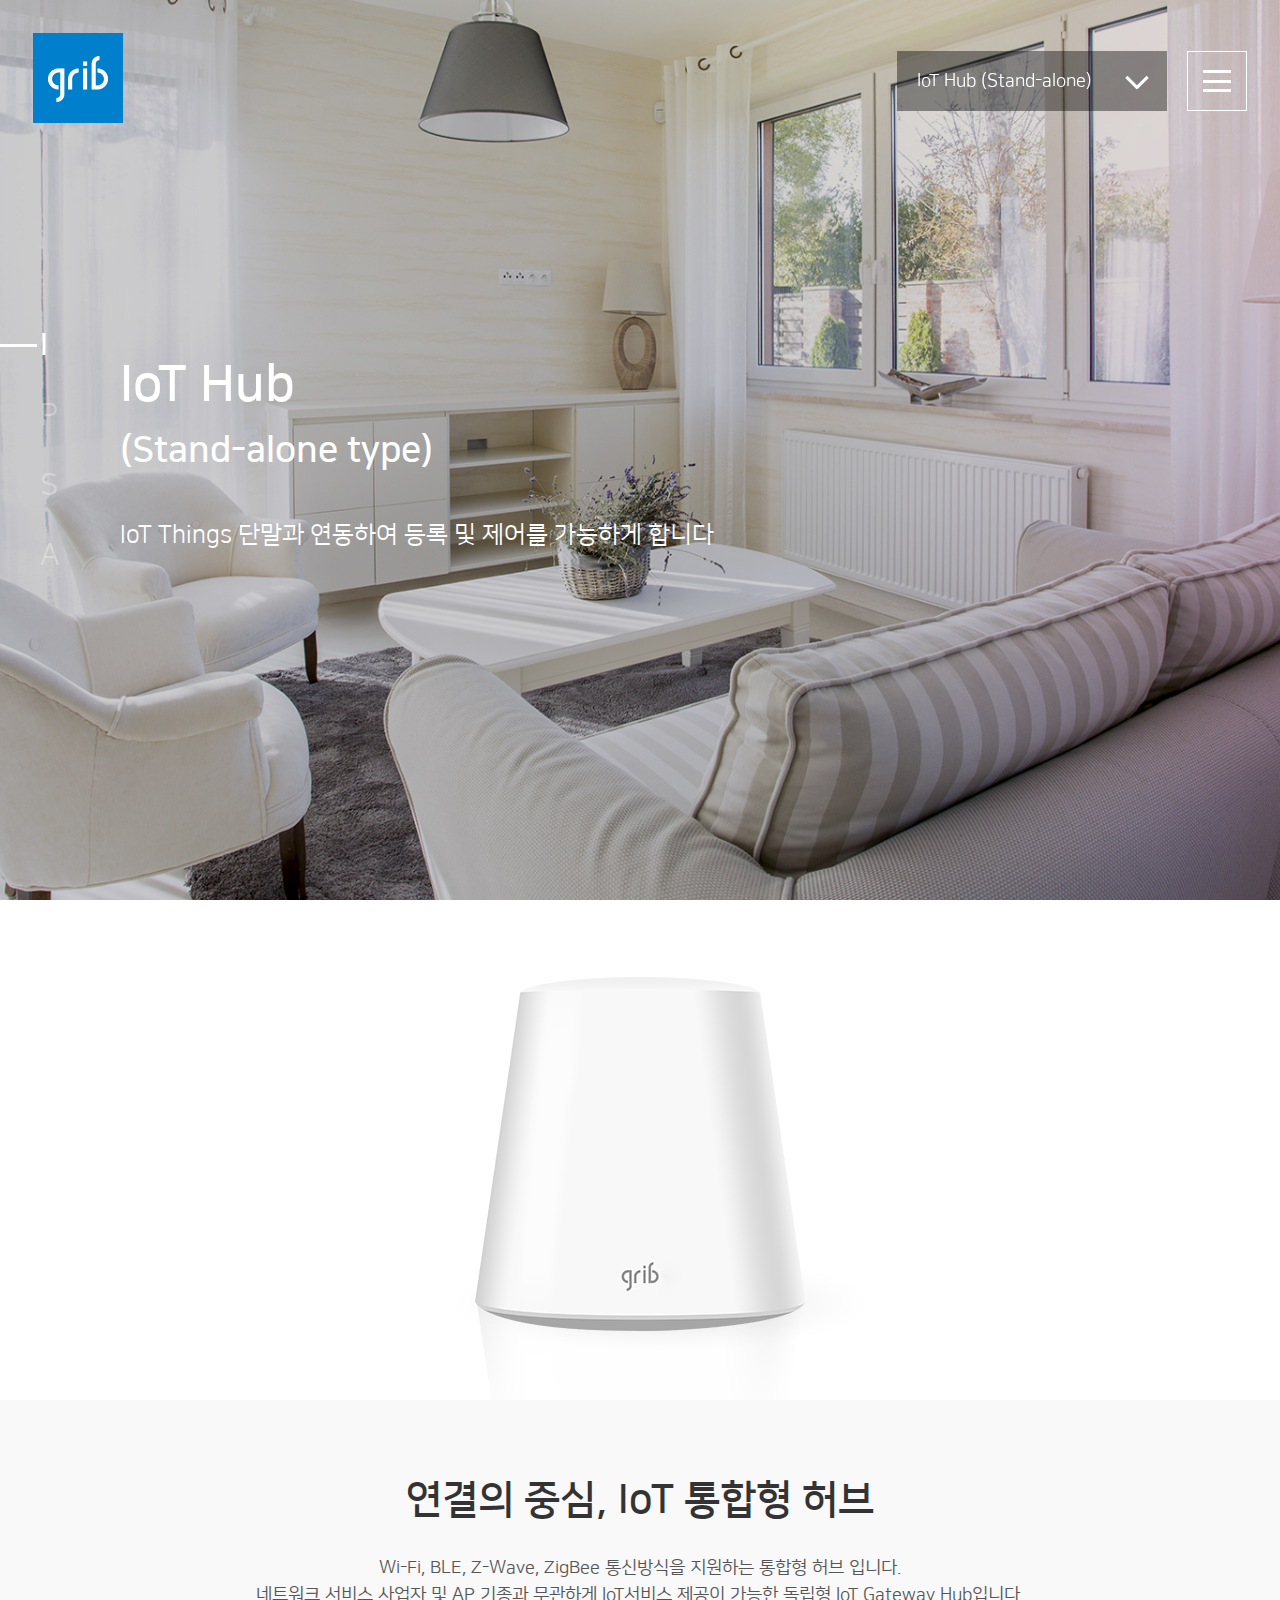
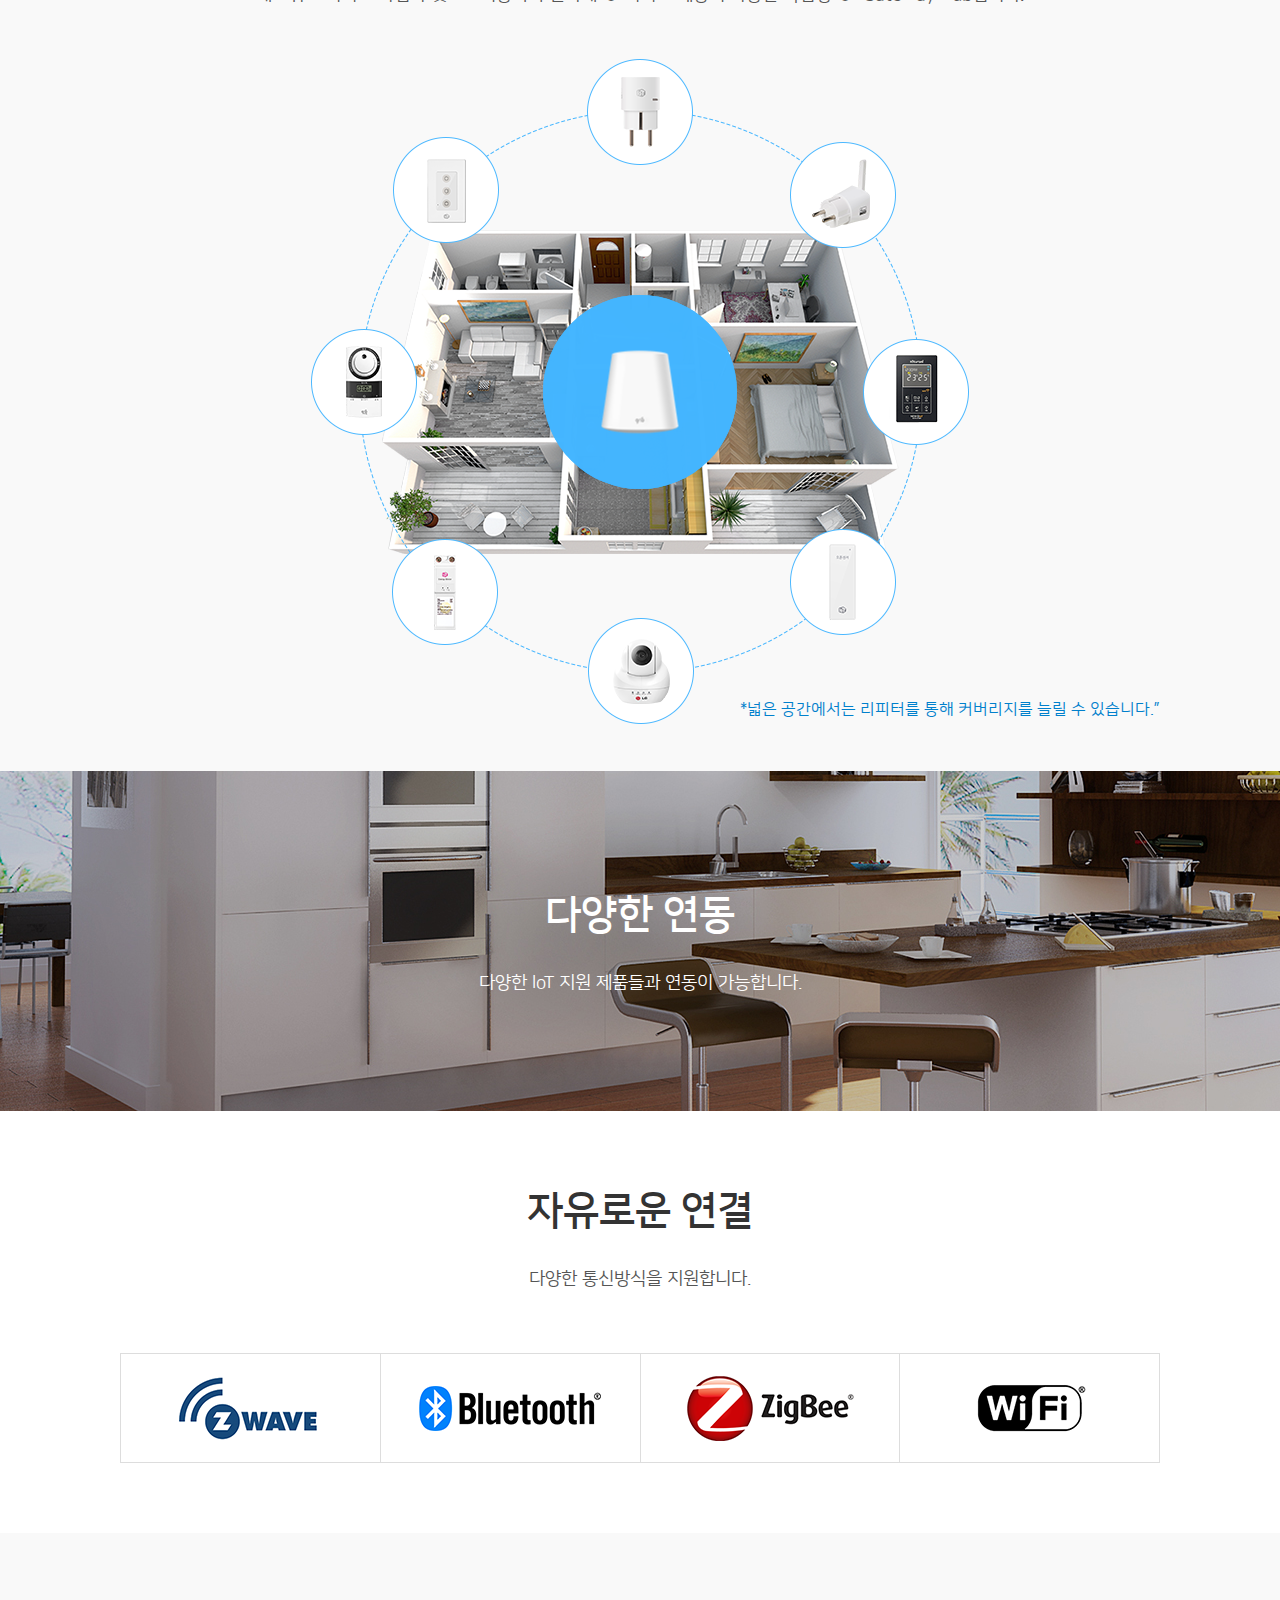
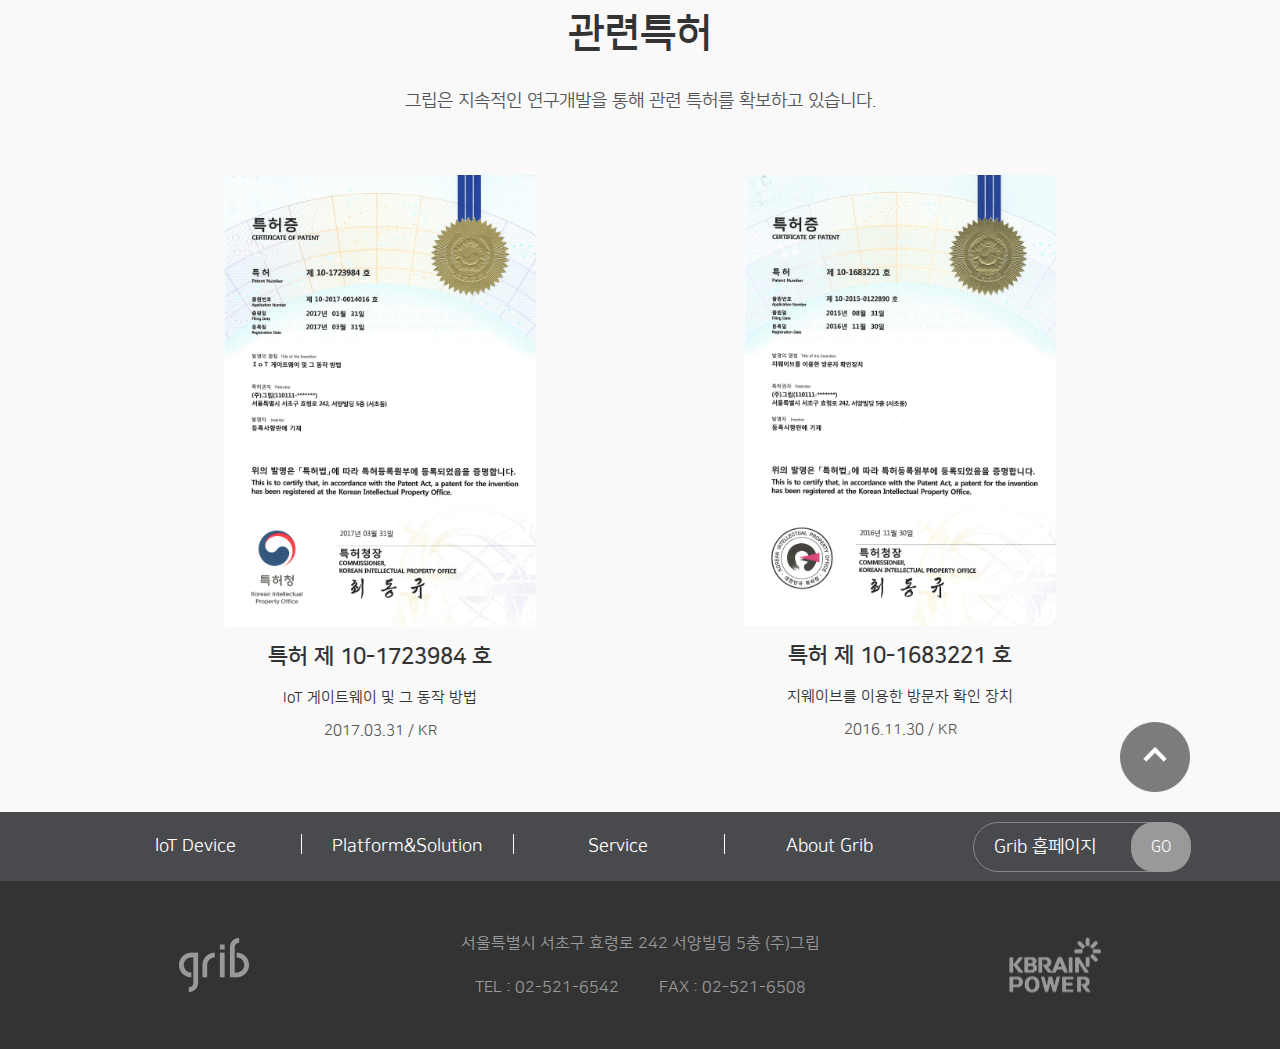
<file: iot_device/iot_hub_stand.html>
<!DOCTYPE html>
<html lang="ko">

<head>
    <meta charset="UTF-8">
    <meta name="description" content="Grib portfolio site">
    <meta name="keywords" content="web publisher portfolio, 웹 퍼블리셔 포트폴리오, 반응형웹, 접근성, 홈페이지">
    <meta name="author" content="Lee Jin Su">
    <meta name="viewport" content="width=device-width,initial-scale=1.0">
    <meta http-equiv="X-UA-Compatible" content="ie=edge">
    <link rel="stylesheet" href="../css/style.css">
    <link rel="stylesheet" href="../font/nanumsquare.css">
    <link rel="stylesheet" href="../css/animate.min.css">
    <script src="../js/jquery-latest.min.js"></script>
    <script src="../js/common.js"></script>
    <script src="../js/jquery.easing.1.3.js"></script>
    <title>IoT Hub(Stand-alone)</title>
</head>

<body>
    <div id="_wrap">
        <div id="_skip_menu_wrap">
            <a href="#_container">본문 바로가기</a>
            <a href="#_gnb">메뉴 바로가기</a>
        </div>
        <header id="_header">
            <h1 class="_logo">
                <a href="../index.html">
                    <img src="../imgs/index/logo.png" alt="grib" class="_rel">
                </a>
            </h1>
            <div class="_gnb_btn_wrap">
                <button class="_gnb_btn">
                    <span class="_gnb_line _top"></span>
                    <span class="_gnb_line _mid"></span>
                    <span class="_gnb_line _bot"></span>
                </button>
            </div>
            <div class="_sub_gnb_btn_wrap">
                <button class="_sub_gnb_btn"></button>
                <ul class="_sub_gnb_lsts">
                    <li class="_sub_gnb_lst _active">
                        <a href="#none">IoT Hub (Stand-alone)</a>
                    </li>
                    <li class="_sub_gnb_lst">
                        <a href="../iot_device/iot_hub_dongle.html">IoT Hub (Dongle)</a>
                    </li>
                    <li class="_sub_gnb_lst">
                        <a href="../iot_device/iot_gas_lock.html">IoT Gas Lock</a>
                    </li>
                    <li class="_sub_gnb_lst">
                        <a href="../iot_device/z_wave_repeater.html">Z-Wave Repeater</a>
                    </li>
                </ul>
            </div>
            <nav class="_gnb_wrap">
                <div class="_gnb_box">
                    <ul class="_gnb">
                        <li class="_gnb_lst">
                            <a href="../index.html" class="_lst_tit">Home</a>
                        </li>
                        <li class="_gnb_lst">
                            <p class="_lst_tit">IoT Device</p>
                            <ul class="_gnb_sub">
                                <li>
                                    <a href="../iot_device/iot_hub_stand.html">- IoT Hub (Stand-alone type)</a>
                                </li>
                                <li>
                                    <a href="../iot_device/iot_hub_dongle.html">- IoT Hub (Dongle type)</a>
                                </li>
                                <li>
                                    <a href="../iot_device/iot_gas_lock.html">- IoT Gas Lock</a>
                                </li>
                                <li>
                                    <a href="../iot_device/z_wave_repeater.html">- Z-Wave-Repeater</a>
                                </li>
                            </ul>
                        </li>
                        <li class="_gnb_lst">
                            <p class="_lst_tit">Platform & Solution</p>
                            <ul class="_gnb_sub">
                                <li>
                                    <a href="../platform_solution/platform_g.html">- Platform@G</a>
                                </li>
                                <li>
                                    <a href="../platform_solution/cloud_streaming.html">- Cloud Streaming</a>
                                </li>
                            </ul>
                        </li>
                        <li class="_gnb_lst">
                            <p class="_lst_tit">Service</p>
                            <ul class="_gnb_sub">
                                <li>
                                    <a href="../service/service.html">- Service</a>
                                </li>
                            </ul>
                        </li>
                        <li class="_gnb_lst">
                            <p class="_lst_tit">About Grib</p>
                            <ul class="_gnb_sub">
                                <li>
                                    <a href="../about_grib/over_view.html">- 회사개요</a>
                                </li>
                                <li>
                                    <a href="../about_grib/news.html">- 그립소식</a>
                                </li>
                                <li>
                                    <a href="../about_grib/location.html">- 위치안내</a>
                                </li>
                                <li>
                                    <a href="../about_grib/download.html">- 다운로드</a>
                                </li>
                                <li>
                                    <a href="../about_grib/board_write.html">- 협업문의</a>
                                </li>
                            </ul>
                        </li>
                    </ul>
                </div>
            </nav>
        </header>
        <div class="_content_menu_wrap">
            <ul class="_content_menu">
                <li class="_content_menu_lst active">
                    <a href="../iot_device/iot_hub_stand.html">I<span>oT Device</span></a>
                </li>
                <li class="_content_menu_lst">
                    <a href="../platform_solution/platform_g.html">P<span>latform&Solution</span></a>
                </li>
                <li class="_content_menu_lst">
                    <a href="../service/service.html">S<span>ervice</span></a>
                </li>
                <li class="_content_menu_lst">
                    <a href="../about_grib/over_view.html">A<span>bout Grib</span></a>
                </li>
            </ul>
        </div>
        <section id="_container" class="_iot_stand">
            <article class="_content_wrap _content01">
                <div class="_content">
                    <h2 class="_tit">IoT Hub<span>(Stand-alone type)</span></h2>
                    <p class="_txt">IoT Things 단말과 연동하여 등록 및 제어를 가능하게 합니다</p>
                </div>
            </article>
            <article class="_content_wrap _content02">
                <img src="../imgs/iot_device/iot_hub_stand/iot_stand1.png" alt="iotStand">
            </article>
            <article class="_content_wrap _content03">
                <div class="_content">
                    <h3 class="_sub_tit">연결의 중심, IoT 통합형 허브</h3>
                    <p class="_sub_txt">Wi-Fi, BLE, Z-Wave, ZigBee 통신방식을 지원하는 통합형 허브 입니다.<br>네트워크 서비스 사업자 및 AP 기종과 무관하게 IoT서비스 제공이 가능한 독립형 IoT Gateway Hub입니다.<br></p>
                    <div class="_iot_hub">
                        <img src="../imgs/iot_device/iot_hub_stand/iot_stand2.png" alt="iotStand2">
                        <div class="_wave_box">
                            <span class="_wave _wave1">wave</span>
                            <span class="_wave _wave2">wave</span>
                            <span class="_wave _wave3">wave</span>
                            <span class="_iot_hub_pord">
                                <img src="../imgs/iot_device/iot_hub_stand/iot_stand3.png" alt="iotStand3">
                            </span>
                        </div>
                    </div>
                    <p class="_txt_focus">*넓은 공간에서는 리피터를 통해 커버리지를 늘릴 수 있습니다.”</p>
                </div>
            </article>
            <article class="_content_wrap _content04">
                <div class="_content">
                    <h3 class="_sub_tit">다양한 연동</h3>
                    <p class="_sub_txt">다양한 IoT 지원 제품들과 연동이 가능합니다.</p>
                </div>
            </article>
            <article class="_content_wrap _content05">
                <div class="_content">
                    <h3 class="_sub_tit">자유로운 연결</h3>
                    <p class="_sub_txt">다양한 통신방식을 지원합니다.</p>
                    <div class="_connect_pord_wrap">
                        <ul class="_connect_prod_lsts _clearfix">
                            <li class="_connect_prod_lst">
                                <img src="../imgs/iot_device/iot_hub_stand/zwave.png" alt="zwave">
                            </li>
                            <li class="_connect_prod_lst">
                                <img src="../imgs/iot_device/iot_hub_stand/bluetooth.png" alt="bluetooth">
                            </li>
                            <li class="_connect_prod_lst">
                                <img src="../imgs/iot_device/iot_hub_stand/zigbee.png" alt="zigbee">
                            </li>
                            <li class="_connect_prod_lst">
                                <img src="../imgs/iot_device/iot_hub_stand/wifi.png" alt="wifi">
                            </li>
                        </ul>
                    </div>
                </div>
            </article>
            <article class="_content_wrap _content06">
                <div class="_content">
                    <h3 class="_sub_tit">관련특허</h3>
                    <p class="_sub_txt">그립은 지속적인 연구개발을 통해 관련 특허를 확보하고 있습니다.</p>
                    <div class="_patent_lsts_wrap _clearfix">
                        <ul class="_patent_lsts">
                            <li class="_patent_lst _clearfix">
                                <div class="_patent_img">
                                    <img src="../imgs/iot_device/iot_hub_stand/patent1.jpg" alt="특허 제 10-1723984 호 이미지" class="_rel">
                                </div>
                                <dl>
                                    <dt>특허 제 10-1723984 호</dt>
                                    <dd>IoT 게이트웨이 및 그 동작 방법</dd>
                                    <dd class="_date">2017.03.31 / KR</dd>
                                </dl>
                            </li>
                            <li class="_patent_lst _clearfix">
                                <div class="_patent_img">
                                    <img src="../imgs/iot_device/iot_hub_stand/patent2.jpg" alt="특허 제 10-1683221 호 호 이미지" class="_rel">
                                </div>
                                <dl>
                                    <dt>특허 제 10-1683221 호</dt>
                                    <dd>지웨이브를 이용한 방문자 확인 장치</dd>
                                    <dd class="_date">2016.11.30 / KR</dd>
                                </dl>
                            </li>
                        </ul>
                    </div>
                </div>
            </article>
        </section>
        <footer id="_footer" class="section">
            <div class="_footer_top_wrap">
                <div class="_footer_top">
                    <ul class="_move_site _clearfix">
                        <li class="_move_site_lst">
                            <a href="../iot_device/iot_hub_stand.html">IoT Device</a>
                        </li>
                        <li class="_move_site_lst">
                            <a href="../platform_solution/platform_g.html">Platform&Solution</a>
                        </li>
                        <li class="_move_site_lst">
                            <a href="../service/service.html">Service</a>
                        </li>
                        <li class="_move_site_lst">
                            <a href="../about_grib/over_view.html">About Grib</a>
                        </li>
                    </ul>
                    <a href="http://www.grib.co.kr/" class="_btn_grib">
                        Grib 홉페이지<span>GO</span>
                    </a>
                    <div class="_scroll_top_btn">
                        <a href="#1stPage" title="TOP">
                            <img src="../imgs/index/btn_top.png" alt="TOP" class="_rel">
                        </a>
                    </div>
                </div>
            </div>
            <div class="_footer_bot_wrap">
                <div class="_footer_bot">
                    <span class="_icon_wrap _grib_icon">
                        <img src="../imgs/index/footer_logo.png" alt="grib img">
                    </span>
                    <adress>서울특별시 서초구 효령로 242 서양빌딩 5층 (주)그립<span class="_number"><a href="tel:02-521-6542">TEL : 02-521-6542</a><a href="tel:02-521-6503">FAX : 02-521-6508</a></span></adress>
                    <span class="_icon_wrap _kbrain_icon">
                        <img src="../imgs/index/kbrain.png" alt="Kbrain img">
                    </span>
                </div>
            </div>
        </footer>
    </div>
</body>

</html>
</file>
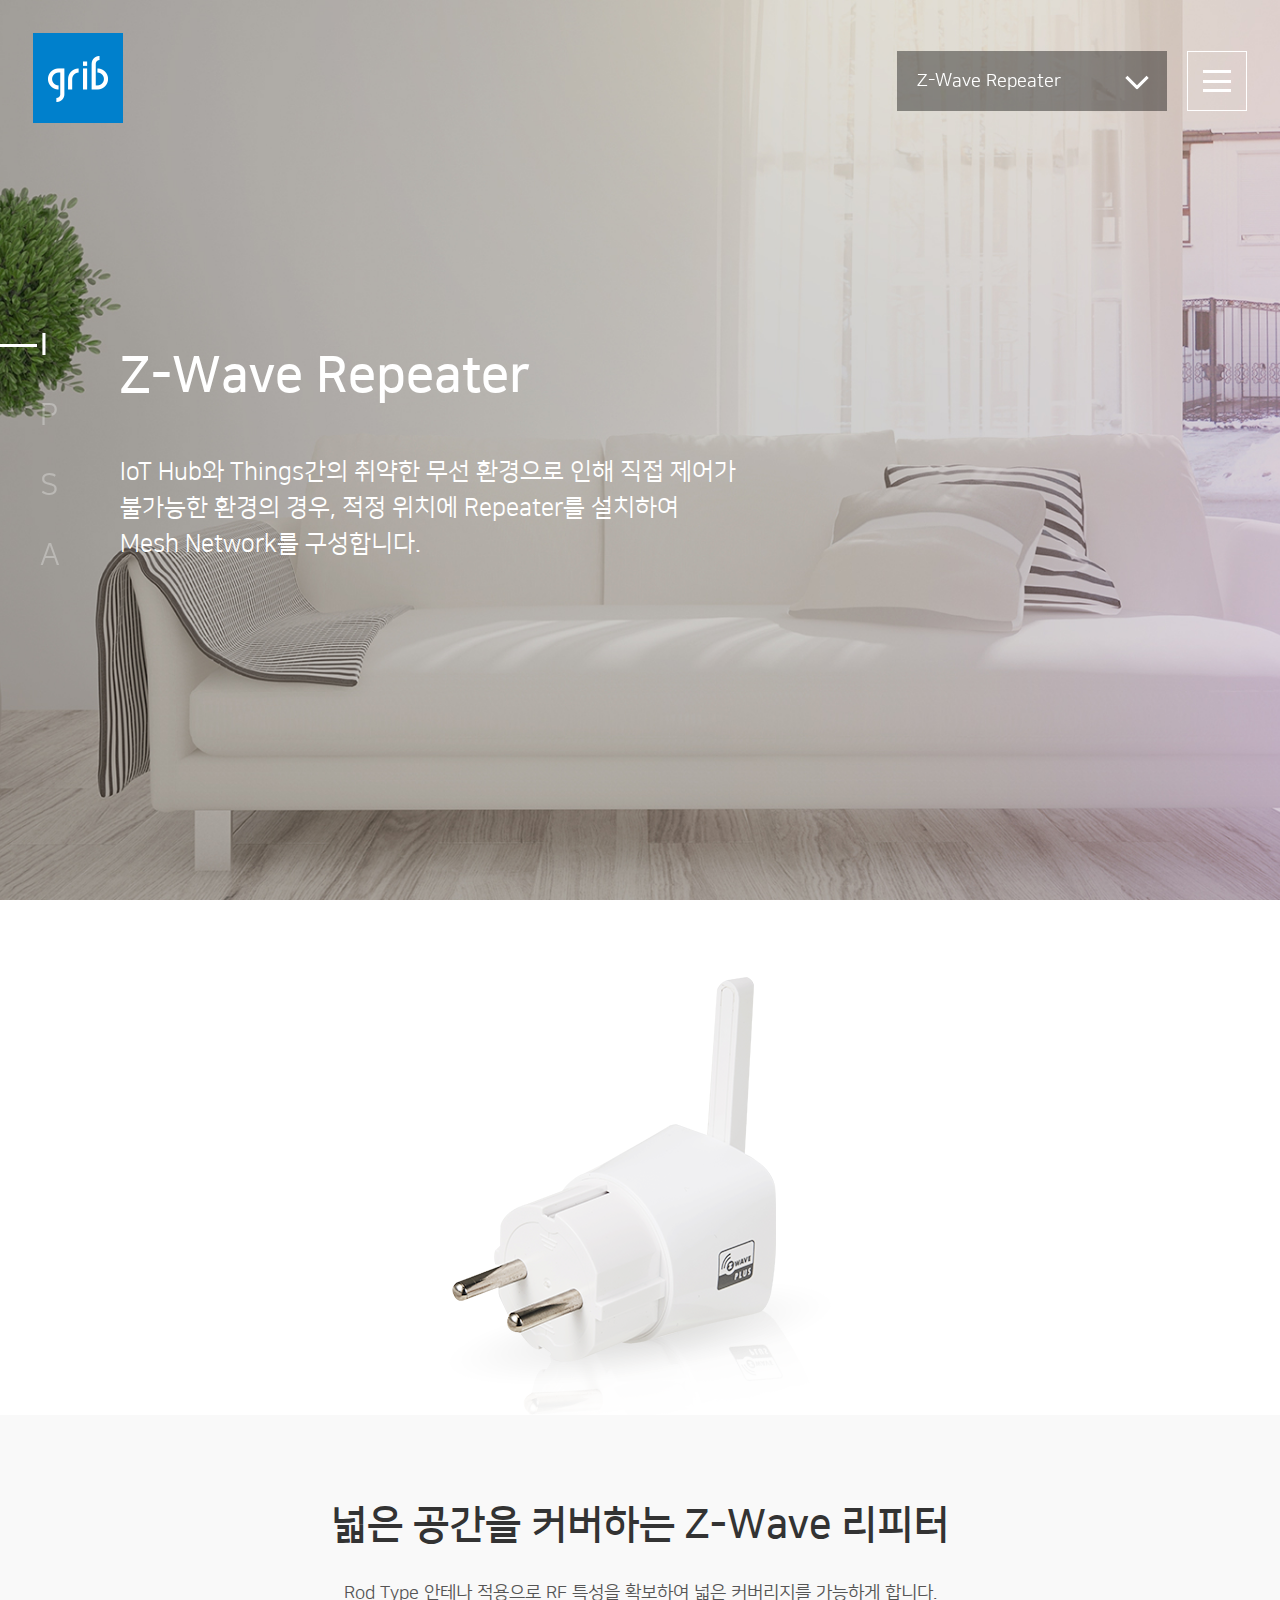
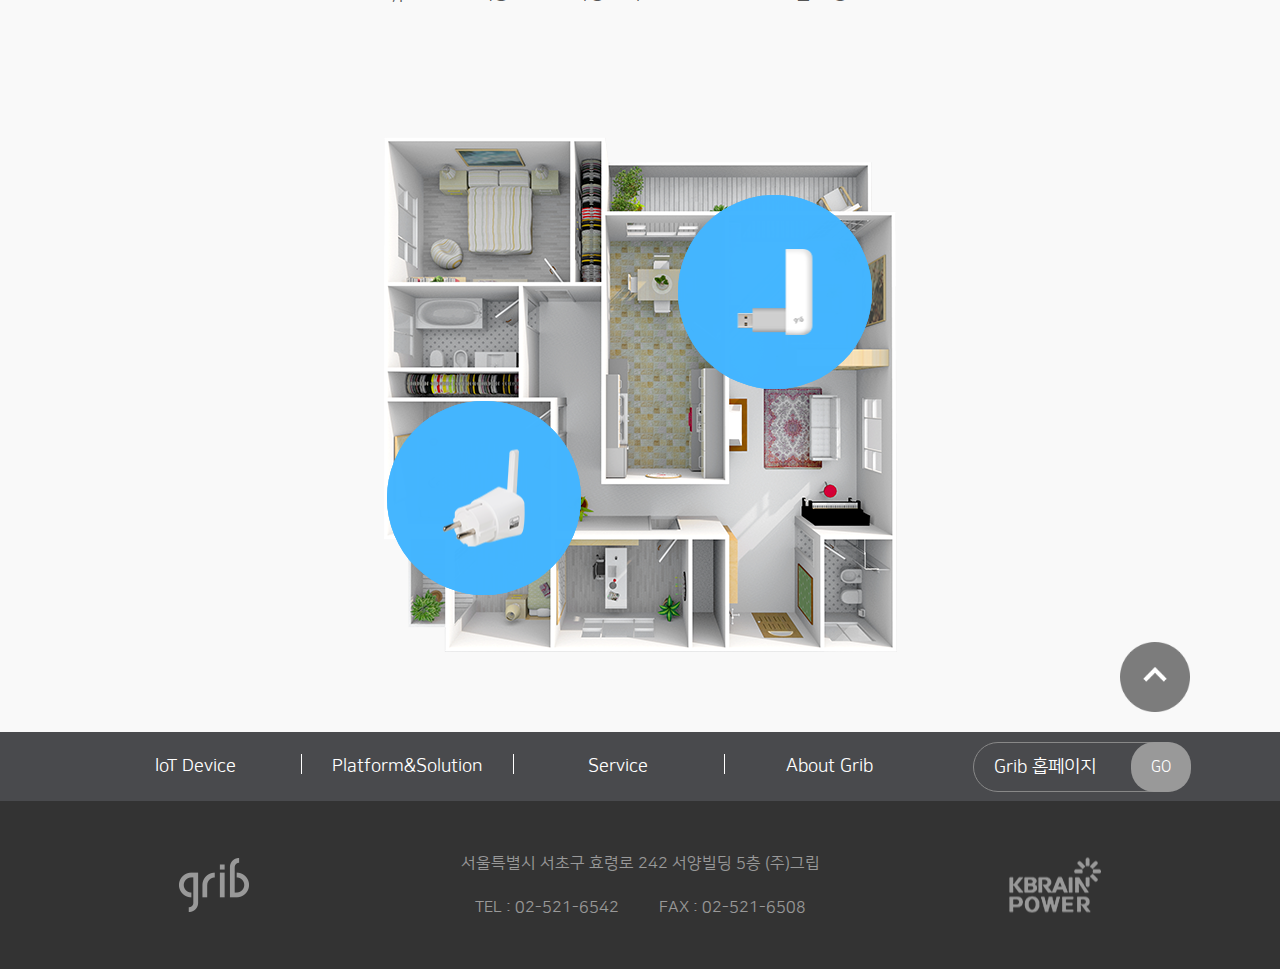
<file: iot_device/z_wave_repeater.html>
<!DOCTYPE html>
<html lang="ko">

<head>
    <meta charset="UTF-8">
    <meta name="description" content="Grib portfolio site">
    <meta name="keywords" content="web publisher portfolio, 웹 퍼블리셔 포트폴리오, 반응형웹, 접근성, 홈페이지">
    <meta name="author" content="Lee Jin Su">
    <meta name="viewport" content="width=device-width,initial-scale=1.0">
    <meta http-equiv="X-UA-Compatible" content="ie=edge">
    <link rel="stylesheet" href="../css/style.css">
    <link rel="stylesheet" href="../font/nanumsquare.css">
    <link rel="stylesheet" href="../css/animate.min.css">
    <script src="../js/jquery-latest.min.js"></script>
    <script src="../js/common.js"></script>
    <script src="../js/jquery.easing.1.3.js"></script>
    <title>Z-Wave Repeater</title>
</head>

<body>
    <div id="_wrap">
        <div id="_skip_menu_wrap">
            <a href="#_container">본문 바로가기</a>
            <a href="#_gnb">메뉴 바로가기</a>
        </div>
        <header id="_header">
            <h1 class="_logo">
                <a href="../index.html">
                    <img src="../imgs/index/logo.png" alt="grib" class="_rel">
                </a>
            </h1>
            <div class="_gnb_btn_wrap">
                <button class="_gnb_btn">
                    <span class="_gnb_line _top"></span>
                    <span class="_gnb_line _mid"></span>
                    <span class="_gnb_line _bot"></span>
                </button>
            </div>
            <div class="_sub_gnb_btn_wrap">
                <button class="_sub_gnb_btn"></button>
                <ul class="_sub_gnb_lsts">
                    <li class="_sub_gnb_lst">
                        <a href="../iot_device/iot_hub_stand.html">IoT Hub (Stand-alone)</a>
                    </li>
                    <li class="_sub_gnb_lst">
                        <a href="../iot_device/iot_hub_dongle.html">IoT Hub (Dongle)</a>
                    </li>
                    <li class="_sub_gnb_lst">
                        <a href="../iot_device/iot_gas_lock.html">IoT Gas Lock</a>
                    </li>
                    <li class="_sub_gnb_lst _active">
                        <a href="#none">Z-Wave Repeater</a>
                    </li>
                </ul>
            </div>
            <nav class="_gnb_wrap">
                <div class="_gnb_box">
                    <ul class="_gnb">
                        <li class="_gnb_lst">
                            <a href="../index.html" class="_lst_tit">Home</a>
                        </li>
                        <li class="_gnb_lst">
                            <p class="_lst_tit">IoT Device</p>
                            <ul class="_gnb_sub">
                                <li>
                                    <a href="../iot_device/iot_hub_stand.html">- IoT Hub (Stand-alone type)</a>
                                </li>
                                <li>
                                    <a href="../iot_device/iot_hub_dongle.html">- IoT Hub (Dongle type)</a>
                                </li>
                                <li>
                                    <a href="../iot_device/iot_gas_lock.html">- IoT Gas Lock</a>
                                </li>
                                <li>
                                    <a href="../iot_device/z_wave_repeater.html">- Z-Wave-Repeater</a>
                                </li>
                            </ul>
                        </li>
                        <li class="_gnb_lst">
                            <p class="_lst_tit">Platform & Solution</p>
                            <ul class="_gnb_sub">
                                <li>
                                    <a href="../platform_solution/platform_g.html">- Platform@G</a>
                                </li>
                                <li>
                                    <a href="../platform_solution/cloud_streaming.html">- Cloud Streaming</a>
                                </li>
                            </ul>
                        </li>
                        <li class="_gnb_lst">
                            <p class="_lst_tit">Service</p>
                            <ul class="_gnb_sub">
                                <li>
                                    <a href="../service/service.html">- Service</a>
                                </li>
                            </ul>
                        </li>
                        <li class="_gnb_lst">
                            <p class="_lst_tit">About Grib</p>
                            <ul class="_gnb_sub">
                                <li>
                                    <a href="../about_grib/over_view.html">- 회사개요</a>
                                </li>
                                <li>
                                    <a href="../about_grib/news.html">- 그립소식</a>
                                </li>
                                <li>
                                    <a href="../about_grib/location.html">- 위치안내</a>
                                </li>
                                <li>
                                    <a href="../about_grib/download.html">- 다운로드</a>
                                </li>
                                <li>
                                    <a href="../about_grib/board_write.html">- 협업문의</a>
                                </li>
                            </ul>
                        </li>
                    </ul>
                </div>
            </nav>
        </header>
        <div class="_content_menu_wrap">
            <ul class="_content_menu">
                <li class="_content_menu_lst active">
                    <a href="../iot_device/iot_hub_stand.html">I<span>oT Device</span></a>
                </li>
                <li class="_content_menu_lst">
                    <a href="../platform_solution/platform_g.html">P<span>latform&Solution</span></a>
                </li>
                <li class="_content_menu_lst">
                    <a href="../service/service.html">S<span>ervice</span></a>
                </li>
                <li class="_content_menu_lst">
                    <a href="../about_grib/over_view.html">A<span>bout Grib</span></a>
                </li>
            </ul>
        </div>
        <section id="_container" class="_z_wave_repeater">
            <article class="_content_wrap _content01">
                <div class="_content">
                    <h2 class="_tit">Z-Wave Repeater</h2>
                    <p class="_txt">IoT Hub와 Things간의 취약한 무선 환경으로 인해 직접 제어가</p>
                    <p class="_txt">불가능한 환경의 경우, 적정 위치에 Repeater를 설치하여</p>
                    <p class="_txt">Mesh Network를 구성합니다.</p>
                </div>
            </article>
            <article class="_content_wrap _content02">
                <img src="../imgs/iot_device/z_wave_repeater/iot_repeater1.png" alt="iotRepeater1">
            </article>
            <article class="_content_wrap _content03">
                <div class="_content">
                    <h3 class="_sub_tit">넓은 공간을 커버하는 Z-Wave 리피터</h3>
                    <p class="_sub_txt">Rod Type 안테나 적용으로 RF 특성을 확보하여 넓은 커버리지를 가능하게 합니다.</p>
                    <div class="_iot_hub">
                        <img src="../imgs/iot_device/z_wave_repeater/iot_repeater2.png" alt="iotRepeater2">
                        <div class="_wave_box">
                            <span class="_wave _wave1">wave</span>
                            <span class="_wave _wave2">wave</span>
                            <span class="_wave _wave3">wave</span>
                            <span class="_iot_hub_pord">
                                <img src="../imgs/iot_device/z_wave_repeater/iot_repeater3.png" alt="iotStand3">
                            </span>
                        </div>
                        <div class="_wave_box">
                            <span class="_wave _wave1">wave</span>
                            <span class="_wave _wave2">wave</span>
                            <span class="_wave _wave3">wave</span>
                            <span class="_iot_hub_pord">
                                <img src="../imgs/iot_device/z_wave_repeater/iot_repeater4.png" alt="iotStand4">
                            </span>
                        </div>
                    </div>
                </div>
            </article>
        </section>
        <footer id="_footer" class="section">
            <div class="_footer_top_wrap">
                <div class="_footer_top">
                    <ul class="_move_site _clearfix">
                        <li class="_move_site_lst">
                            <a href="../iot_device/iot_hub_stand.html">IoT Device</a>
                        </li>
                        <li class="_move_site_lst">
                            <a href="../platform_solution/platform_g.html">Platform&Solution</a>
                        </li>
                        <li class="_move_site_lst">
                            <a href="../service/service.html">Service</a>
                        </li>
                        <li class="_move_site_lst">
                            <a href="../about_grib/over_view.html">About Grib</a>
                        </li>
                    </ul>
                    <a href="http://www.grib.co.kr/" class="_btn_grib">
                        Grib 홉페이지<span>GO</span>
                    </a>
                    <div class="_scroll_top_btn">
                        <a href="#1stPage" title="TOP">
                            <img src="../imgs/index/btn_top.png" alt="TOP" class="_rel">
                        </a>
                    </div>
                </div>
            </div>
            <div class="_footer_bot_wrap">
                <div class="_footer_bot">
                    <span class="_icon_wrap _grib_icon">
                        <img src="../imgs/index/footer_logo.png" alt="grib img">
                    </span>
                    <adress>서울특별시 서초구 효령로 242 서양빌딩 5층 (주)그립<span class="_number"><a href="tel:02-521-6542">TEL : 02-521-6542</a><a href="tel:02-521-6503">FAX : 02-521-6508</a></span></adress>
                    <span class="_icon_wrap _kbrain_icon">
                        <img src="../imgs/index/kbrain.png" alt="Kbrain img">
                    </span>
                </div>
            </div>
        </footer>
    </div>
</body>

</html>
</file>
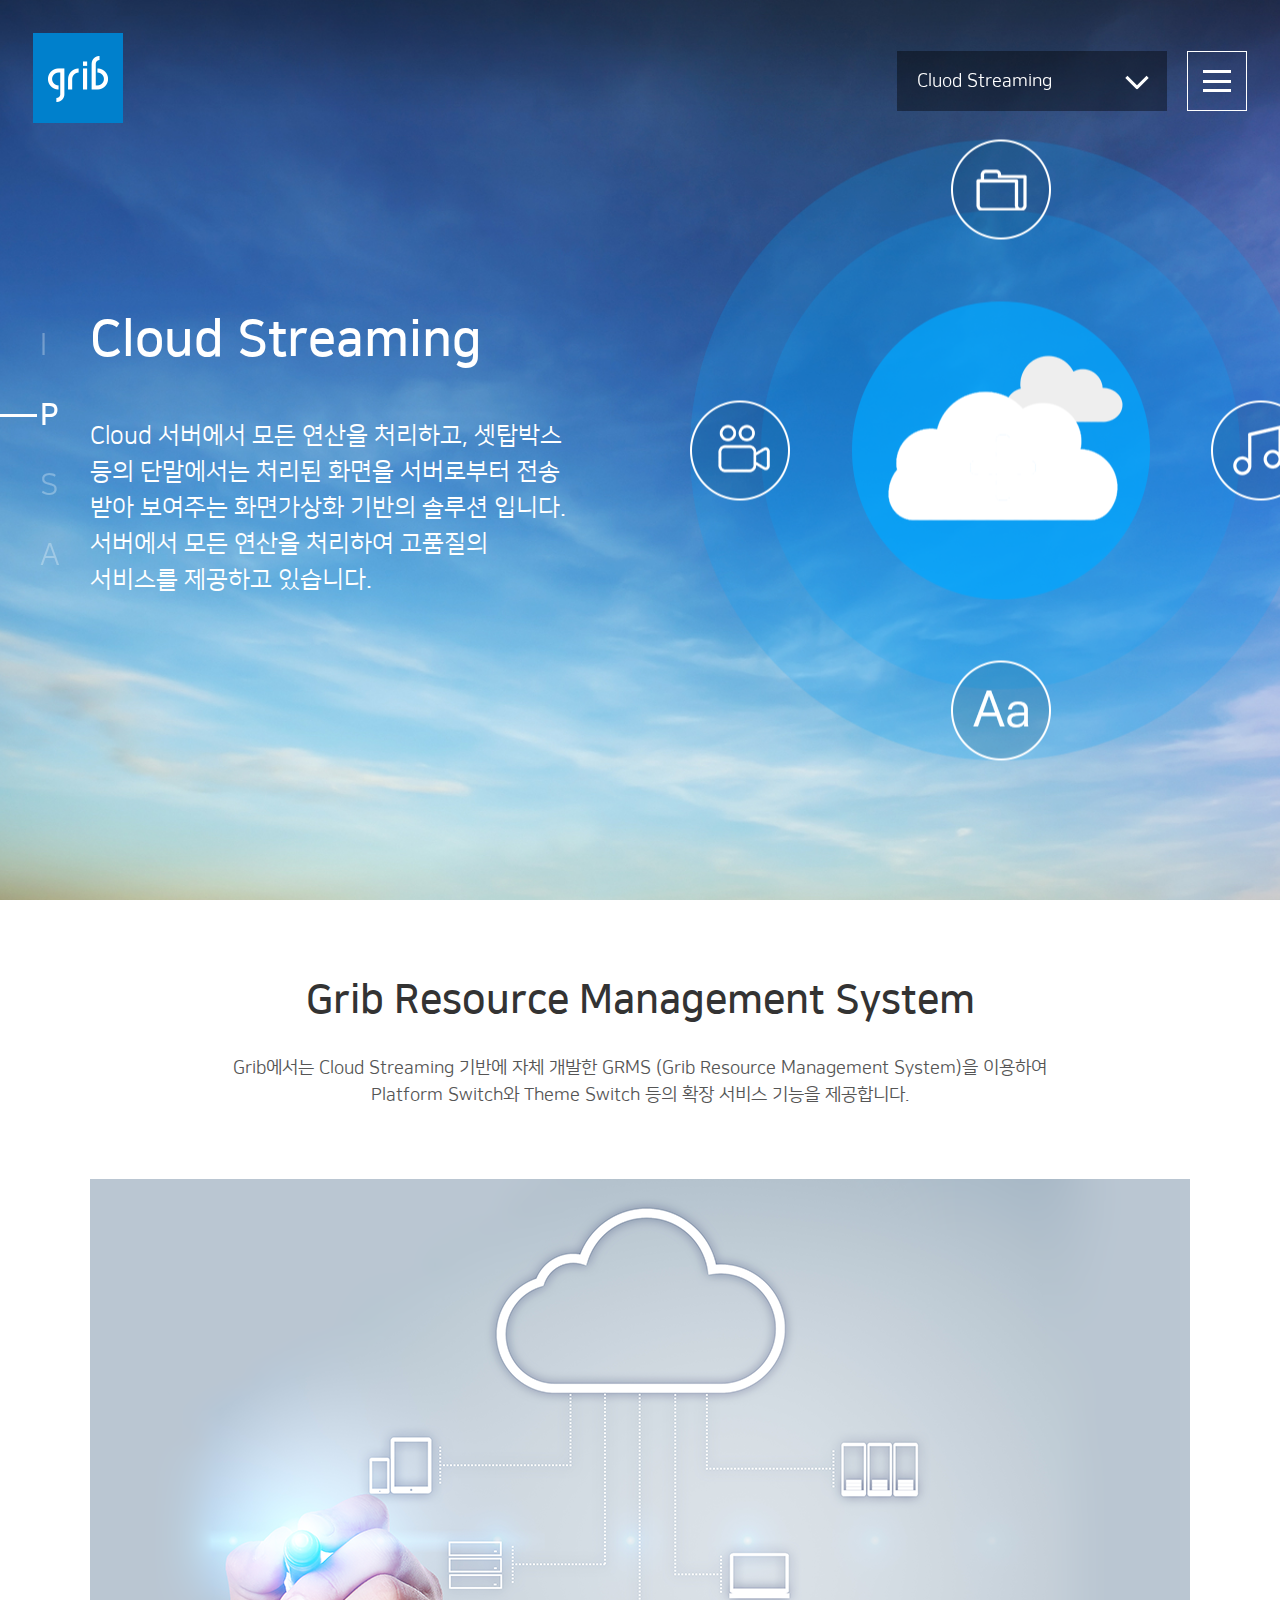
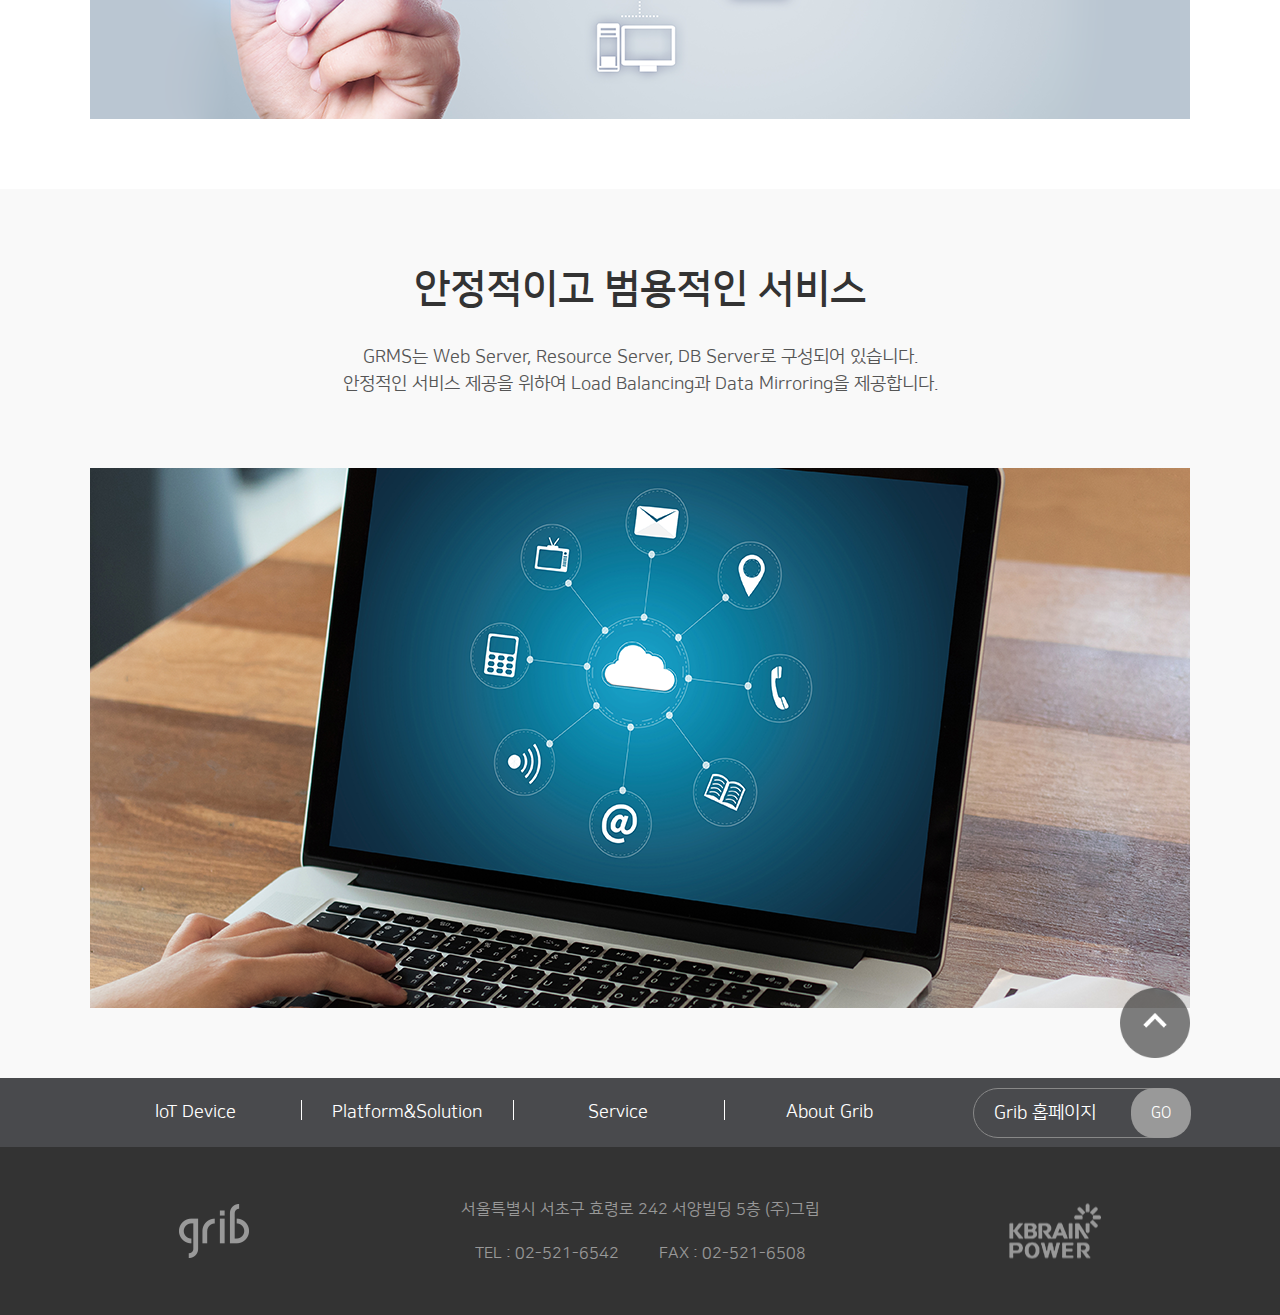
<file: platform_solution/cloud_streaming.html>
<!DOCTYPE html>
<html lang="ko">

<head>
    <meta charset="UTF-8">
    <meta name="description" content="Grib portfolio site">
    <meta name="keywords" content="web publisher portfolio, 웹 퍼블리셔 포트폴리오, 반응형웹, 접근성, 홈페이지">
    <meta name="author" content="Lee Jin Su">
    <meta name="viewport" content="width=device-width,initial-scale=1.0">
    <meta http-equiv="X-UA-Compatible" content="ie=edge">
    <link rel="stylesheet" href="../css/style.css">
    <link rel="stylesheet" href="../font/nanumsquare.css">
    <link rel="stylesheet" href="../css/animate.min.css">
    <script src="../js/jquery-latest.min.js"></script>
    <script src="../js/common.js"></script>
    <script src="../js/jquery.easing.1.3.js"></script>
    <title>Cluod Streaming</title>
</head>

<body>
    <div id="_wrap">
        <div id="_skip_menu_wrap">
            <a href="#_container">본문 바로가기</a>
            <a href="#_gnb">메뉴 바로가기</a>
        </div>
        <header id="_header">
            <h1 class="_logo">
                <a href="../index.html">
                    <img src="../imgs/index/logo.png" alt="grib" class="_rel">
                </a>
            </h1>
            <div class="_gnb_btn_wrap">
                <button class="_gnb_btn">
                    <span class="_gnb_line _top"></span>
                    <span class="_gnb_line _mid"></span>
                    <span class="_gnb_line _bot"></span>
                </button>
            </div>
            <div class="_sub_gnb_btn_wrap">
                <button class="_sub_gnb_btn"></button>
                <ul class="_sub_gnb_lsts">
                    <li class="_sub_gnb_lst">
                        <a href="../platform_solution/platform_g.html">Platform@G</a>
                    </li>
                    <li class="_sub_gnb_lst _active">
                        <a href="#none">Cluod Streaming</a>
                    </li>
                </ul>
            </div>
            <nav class="_gnb_wrap">
                <div class="_gnb_box">
                    <ul class="_gnb">
                        <li class="_gnb_lst">
                            <a href="../index.html" class="_lst_tit">Home</a>
                        </li>
                        <li class="_gnb_lst">
                            <p class="_lst_tit">IoT Device</p>
                            <ul class="_gnb_sub">
                                <li>
                                    <a href="../iot_device/iot_hub_stand.html">- IoT Hub (Stand-alone type)</a>
                                </li>
                                <li>
                                    <a href="../iot_device/iot_hub_dongle.html">- IoT Hub (Dongle type)</a>
                                </li>
                                <li>
                                    <a href="../iot_device/iot_gas_lock.html">- IoT Gas Lock</a>
                                </li>
                                <li>
                                    <a href="../iot_device/z_wave_repeater.html">- Z-Wave-Repeater</a>
                                </li>
                            </ul>
                        </li>
                        <li class="_gnb_lst">
                            <p class="_lst_tit">Platform & Solution</p>
                            <ul class="_gnb_sub">
                                <li>
                                    <a href="../platform_solution/platform_g.html">- Platform@G</a>
                                </li>
                                <li>
                                    <a href="../platform_solution/cloud_streaming.html">- Cloud Streaming</a>
                                </li>
                            </ul>
                        </li>
                        <li class="_gnb_lst">
                            <p class="_lst_tit">Service</p>
                            <ul class="_gnb_sub">
                                <li>
                                    <a href="../service/service.html">- Service</a>
                                </li>
                            </ul>
                        </li>
                        <li class="_gnb_lst">
                            <p class="_lst_tit">About Grib</p>
                            <ul class="_gnb_sub">
                                <li>
                                    <a href="../about_grib/over_view.html">- 회사개요</a>
                                </li>
                                <li>
                                    <a href="../about_grib/news.html">- 그립소식</a>
                                </li>
                                <li>
                                    <a href="../about_grib/location.html">- 위치안내</a>
                                </li>
                                <li>
                                    <a href="../about_grib/download.html">- 다운로드</a>
                                </li>
                                <li>
                                    <a href="../about_grib/board_write.html">- 협업문의</a>
                                </li>
                            </ul>
                        </li>
                    </ul>
                </div>
            </nav>
        </header>
        <div class="_content_menu_wrap">
            <ul class="_content_menu">
                <li class="_content_menu_lst">
                    <a href="../iot_device/iot_hub_stand.html">I<span>oT Device</span></a>
                </li>
                <li class="_content_menu_lst active">
                    <a href="../platform_solution/platform_g.html">P<span>latform&Solution</span></a>
                </li>
                <li class="_content_menu_lst">
                    <a href="../service/service.html">S<span>ervice</span></a>
                </li>
                <li class="_content_menu_lst">
                    <a href="../about_grib/over_view.html">A<span>bout Grib</span></a>
                </li>
            </ul>
        </div>
        <section id="_container" class="_cloud_streaming">
            <article class="_content_wrap _content01">
                <div class="_content _clearfix">
                    <div class="_con_box">
                        <h2 class="_tit">Cloud Streaming</h2>
                        <p class="_txt">Cloud 서버에서 모든 연산을 처리하고, 셋탑박스 <br>등의 단말에서는 처리된 화면을 서버로부터 전송 <br>받아 보여주는 화면가상화 기반의 솔루션 입니다. <br>서버에서 모든 연산을 처리하여 고품질의 <br>서비스를 제공하고 있습니다.</p>
                    </div>
                    <div class="_con_img_box">
                        <img src="../imgs/platform_solution/cluod_streaming/cloud.png" alt="cloud">
                        <div class="_con_img_lsts">
                            <span class="_con_img_lst _con_img_lst1"><img src="../imgs/platform_solution/cluod_streaming/ico_cloud1.png" alt="iconCluod1"></span>
                            <span class="_con_img_lst _con_img_lst2"><img src="../imgs/platform_solution/cluod_streaming/ico_cloud2.png" alt="iconCluod2"></span>
                            <span class="_con_img_lst _con_img_lst3"><img src="../imgs/platform_solution/cluod_streaming/ico_cloud3.png" alt="iconCluod3"></span>
                            <span class="_con_img_lst _con_img_lst4"><img src="../imgs/platform_solution/cluod_streaming/ico_cloud4.png" alt="iconCluod4"></span>
                        </div>
                    </div>
                </div>
            </article>
            <article class="_content_wrap _content02">
                <div class="_content">
                    <h3 class="_sub_tit">Grib Resource Management System</h3>
                    <p class="_sub_txt">Grib에서는 Cloud Streaming 기반에 자체 개발한 GRMS (Grib Resource Management System)을 이용하여 <br>Platform Switch와 Theme Switch 등의 확장 서비스 기능을 제공합니다.</p>
                    <div class="_img_box">
                        <img src="../imgs/platform_solution/cluod_streaming/cloud_streaming1.png" alt="cloudStreaming1">
                    </div>
                </div>
            </article>
            <article class="_content_wrap _content03">
                <div class="_content">
                    <h3 class="_sub_tit">안정적이고 범용적인 서비스</h3>
                    <p class="_sub_txt">GRMS는 Web Server, Resource Server, DB Server로 구성되어 있습니다.<br>안정적인 서비스 제공을 위하여 Load Balancing과 Data Mirroring을 제공합니다.</p>
                    <div class="_img_box">
                        <img src="../imgs/platform_solution/cluod_streaming/cloud_streaming2.png" alt="cloudStreaming2">
                    </div>
                </div>
            </article>
        </section>
        <footer id="_footer" class="section">
            <div class="_footer_top_wrap">
                <div class="_footer_top">
                    <ul class="_move_site _clearfix">
                        <li class="_move_site_lst">
                            <a href="../iot_device/iot_hub_stand.html">IoT Device</a>
                        </li>
                        <li class="_move_site_lst">
                            <a href="../platform_solution/platform_g.html">Platform&Solution</a>
                        </li>
                        <li class="_move_site_lst">
                            <a href="../service/service.html">Service</a>
                        </li>
                        <li class="_move_site_lst">
                            <a href="../about_grib/over_view.html">About Grib</a>
                        </li>
                    </ul>
                    <a href="http://www.grib.co.kr/" class="_btn_grib">
                        Grib 홉페이지<span>GO</span>
                    </a>
                    <div class="_scroll_top_btn">
                        <a href="#1stPage" title="TOP">
                            <img src="../imgs/index/btn_top.png" alt="TOP" class="_rel">
                        </a>
                    </div>
                </div>
            </div>
            <div class="_footer_bot_wrap">
                <div class="_footer_bot">
                    <span class="_icon_wrap _grib_icon">
                        <img src="../imgs/index/footer_logo.png" alt="grib img">
                    </span>
                    <adress>서울특별시 서초구 효령로 242 서양빌딩 5층 (주)그립<span class="_number"><a href="tel:02-521-6542">TEL : 02-521-6542</a><a href="tel:02-521-6503">FAX : 02-521-6508</a></span></adress>
                    <span class="_icon_wrap _kbrain_icon">
                        <img src="../imgs/index/kbrain.png" alt="Kbrain img">
                    </span>
                </div>
            </div>
        </footer>
    </div>
</body>

</html>
</file>
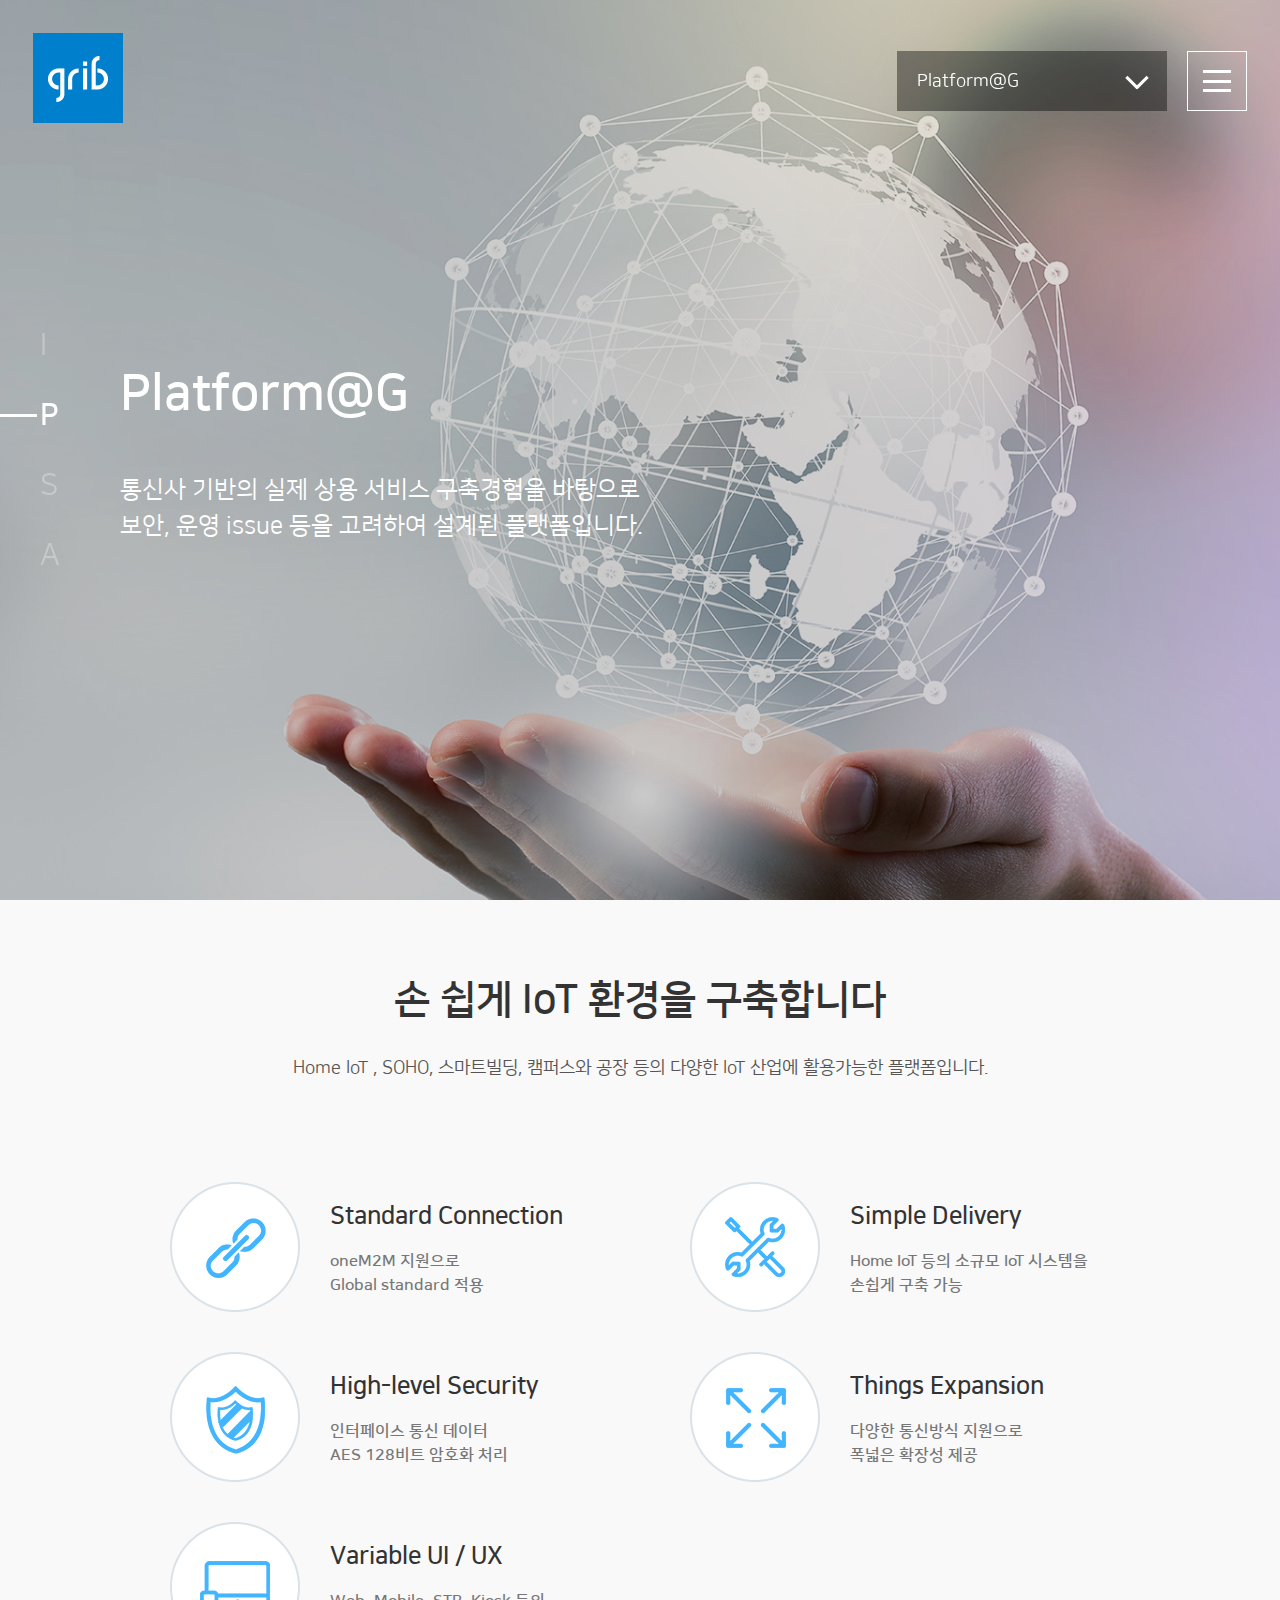
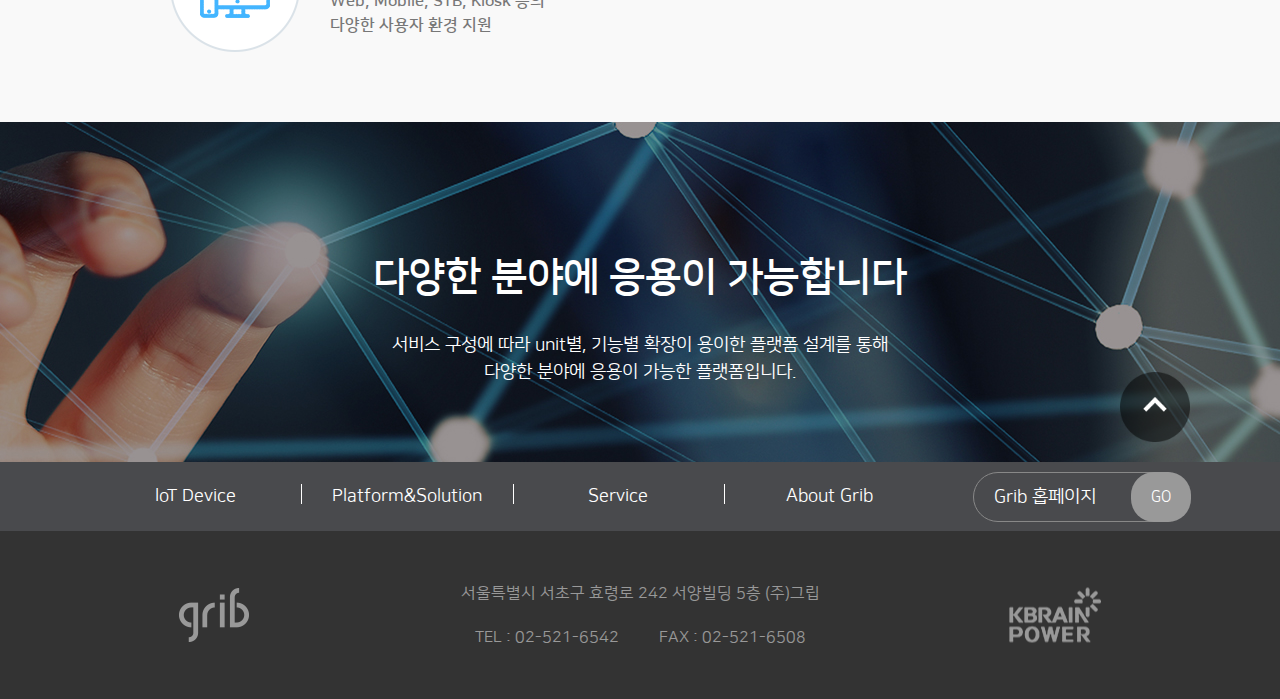
<file: platform_solution/platform_g.html>
<!DOCTYPE html>
<html lang="ko">

<head>
    <meta charset="UTF-8">
    <meta name="description" content="Grib portfolio site">
    <meta name="keywords" content="web publisher portfolio, 웹 퍼블리셔 포트폴리오, 반응형웹, 접근성, 홈페이지">
    <meta name="author" content="Lee Jin Su">
    <meta name="viewport" content="width=device-width,initial-scale=1.0">
    <meta http-equiv="X-UA-Compatible" content="ie=edge">
    <link rel="stylesheet" href="../css/style.css">
    <link rel="stylesheet" href="../font/nanumsquare.css">
    <link rel="stylesheet" href="../css/animate.min.css">
    <script src="../js/jquery-latest.min.js"></script>
    <script src="../js/common.js"></script>
    <script src="../js/jquery.easing.1.3.js"></script>
    <title>Platform@G</title>
</head>

<body>
    <div id="_wrap">
        <div id="_skip_menu_wrap">
            <a href="#_container">본문 바로가기</a>
            <a href="#_gnb">메뉴 바로가기</a>
        </div>
        <header id="_header">
            <h1 class="_logo">
                <a href="../index.html">
                    <img src="../imgs/index/logo.png" alt="grib" class="_rel">
                </a>
            </h1>
            <div class="_gnb_btn_wrap">
                <button class="_gnb_btn">
                    <span class="_gnb_line _top"></span>
                    <span class="_gnb_line _mid"></span>
                    <span class="_gnb_line _bot"></span>
                </button>
            </div>
            <div class="_sub_gnb_btn_wrap">
                <button class="_sub_gnb_btn"></button>
                <ul class="_sub_gnb_lsts">
                    <li class="_sub_gnb_lst _active">
                        <a href="#none">Platform@G</a>
                    </li>
                    <li class="_sub_gnb_lst">
                        <a href="../platform_solution/cloud_streaming.html">Cluod Streaming</a>
                    </li>
                </ul>
            </div>
            <nav class="_gnb_wrap">
                <div class="_gnb_box">
                    <ul class="_gnb">
                        <li class="_gnb_lst">
                            <a href="../index.html" class="_lst_tit">Home</a>
                        </li>
                        <li class="_gnb_lst">
                            <p class="_lst_tit">IoT Device</p>
                            <ul class="_gnb_sub">
                                <li>
                                    <a href="../iot_device/iot_hub_stand.html">- IoT Hub (Stand-alone type)</a>
                                </li>
                                <li>
                                    <a href="../iot_device/iot_hub_dongle.html">- IoT Hub (Dongle type)</a>
                                </li>
                                <li>
                                    <a href="../iot_device/iot_gas_lock.html">- IoT Gas Lock</a>
                                </li>
                                <li>
                                    <a href="../iot_device/z_wave_repeater.html">- Z-Wave-Repeater</a>
                                </li>
                            </ul>
                        </li>
                        <li class="_gnb_lst">
                            <p class="_lst_tit">Platform & Solution</p>
                            <ul class="_gnb_sub">
                                <li>
                                    <a href="../platform_solution/platform_g.html">- Platform@G</a>
                                </li>
                                <li>
                                    <a href="../platform_solution/cloud_streaming.html">- Cloud Streaming</a>
                                </li>
                            </ul>
                        </li>
                        <li class="_gnb_lst">
                            <p class="_lst_tit">Service</p>
                            <ul class="_gnb_sub">
                                <li>
                                    <a href="../service/service.html">- Service</a>
                                </li>
                            </ul>
                        </li>
                        <li class="_gnb_lst">
                            <p class="_lst_tit">About Grib</p>
                            <ul class="_gnb_sub">
                                <li>
                                    <a href="../about_grib/over_view.html">- 회사개요</a>
                                </li>
                                <li>
                                    <a href="../about_grib/news.html">- 그립소식</a>
                                </li>
                                <li>
                                    <a href="../about_grib/location.html">- 위치안내</a>
                                </li>
                                <li>
                                    <a href="../about_grib/download.html">- 다운로드</a>
                                </li>
                                <li>
                                    <a href="../about_grib/board_write.html">- 협업문의</a>
                                </li>
                            </ul>
                        </li>
                    </ul>
                </div>
            </nav>
        </header>
        <div class="_content_menu_wrap">
            <ul class="_content_menu">
                <li class="_content_menu_lst">
                    <a href="../iot_device/iot_hub_stand.html">I<span>oT Device</span></a>
                </li>
                <li class="_content_menu_lst active">
                    <a href="../platform_solution/platform_g.html">P<span>latform&Solution</span></a>
                </li>
                <li class="_content_menu_lst">
                    <a href="../service/service.html">S<span>ervice</span></a>
                </li>
                <li class="_content_menu_lst">
                    <a href="../about_grib/over_view.html">A<span>bout Grib</span></a>
                </li>
            </ul>
        </div>
        <section id="_container" class="_platform_g">
            <article class="_content_wrap _content01">
                <div class="_content">
                    <h2 class="_tit">Platform@G</h2>
                    <p class="_txt">통신사 기반의 실제 상용 서비스 구축경험을 바탕으로 <br>보안, 운영 issue 등을 고려하여 설계된 플랫폼입니다.</p>
                </div>
            </article>
            <article class="_content_wrap _content02">
                <div class="_content">
                    <h3 class="_sub_tit">손 쉽게 IoT 환경을 구축합니다</h3>
                    <p class="_sub_txt">Home IoT , SOHO, 스마트빌딩, 캠퍼스와 공장 등의 다양한 IoT 산업에 활용가능한 플랫폼입니다.</p>
                    <div class="_plat_lsts_wrap">
                        <ul class="_plat_lsts _clearfix">
                            <li class="_plat_lst _plat_lst1">
                                <div class="_plat_lst_txt_box">
                                    <strong>Standard Connection</strong>
                                    <p>oneM2M 지원으로 <br>Global standard 적용</p>
                                </div>
                            </li>
                            <li class="_plat_lst _plat_lst2">
                                <div class="_plat_lst_txt_box">
                                    <strong>Simple Delivery</strong>
                                    <p>Home IoT 등의 소규모 IoT 시스템을 <br>손쉽게 구축 가능</p>
                                </div>
                            </li>
                            <li class="_plat_lst _plat_lst3">
                                <div class="_plat_lst_txt_box">
                                    <strong>High-level Security</strong>
                                    <p>인터페이스 통신 데이터 <br>AES 128비트 암호화 처리</p>
                                </div>
                            </li>
                            <li class="_plat_lst _plat_lst4">
                                <div class="_plat_lst_txt_box">
                                    <strong>Things Expansion</strong>
                                    <p>다양한 통신방식 지원으로 <br>폭넓은 확장성 제공</p>
                                </div>
                            </li>
                            <li class="_plat_lst  _plat_lst5">
                                <div class="_plat_lst_txt_box">
                                    <strong>Variable UI / UX</strong>
                                    <p>Web, Mobile, STB, Kiosk 등의 <br>다양한 사용자 환경 지원</p>
                                </div>
                            </li>
                        </ul>
                    </div>
                </div>
            </article>
            <article class="_content_wrap _content03">
                <div class="_content">
                    <h3 class="_sub_tit">다양한 분야에 응용이 가능합니다</h3>
                    <p class="_sub_txt">서비스 구성에 따라 unit별, 기능별 확장이 용이한 플랫폼 설계를 통해 <br>다양한 분야에 응용이 가능한 플랫폼입니다.</p>
                </div>
            </article>
        </section>
        <footer id="_footer" class="section">
            <div class="_footer_top_wrap">
                <div class="_footer_top">
                    <ul class="_move_site _clearfix">
                        <li class="_move_site_lst">
                            <a href="../iot_device/iot_hub_stand.html">IoT Device</a>
                        </li>
                        <li class="_move_site_lst">
                            <a href="../platform_solution/platform_g.html">Platform&Solution</a>
                        </li>
                        <li class="_move_site_lst">
                            <a href="../service/service.html">Service</a>
                        </li>
                        <li class="_move_site_lst">
                            <a href="../about_grib/over_view.html">About Grib</a>
                        </li>
                    </ul>
                    <a href="http://www.grib.co.kr/" class="_btn_grib">
                        Grib 홉페이지<span>GO</span>
                    </a>
                    <div class="_scroll_top_btn">
                        <a href="#1stPage" title="TOP">
                            <img src="../imgs/index/btn_top.png" alt="TOP" class="_rel">
                        </a>
                    </div>
                </div>
            </div>
            <div class="_footer_bot_wrap">
                <div class="_footer_bot">
                    <span class="_icon_wrap _grib_icon">
                        <img src="../imgs/index/footer_logo.png" alt="grib img">
                    </span>
                    <adress>서울특별시 서초구 효령로 242 서양빌딩 5층 (주)그립<span class="_number"><a href="tel:02-521-6542">TEL : 02-521-6542</a><a href="tel:02-521-6503">FAX : 02-521-6508</a></span></adress>
                    <span class="_icon_wrap _kbrain_icon">
                        <img src="../imgs/index/kbrain.png" alt="Kbrain img">
                    </span>
                </div>
            </div>
        </footer>
    </div>
</body>

</html>
</file>
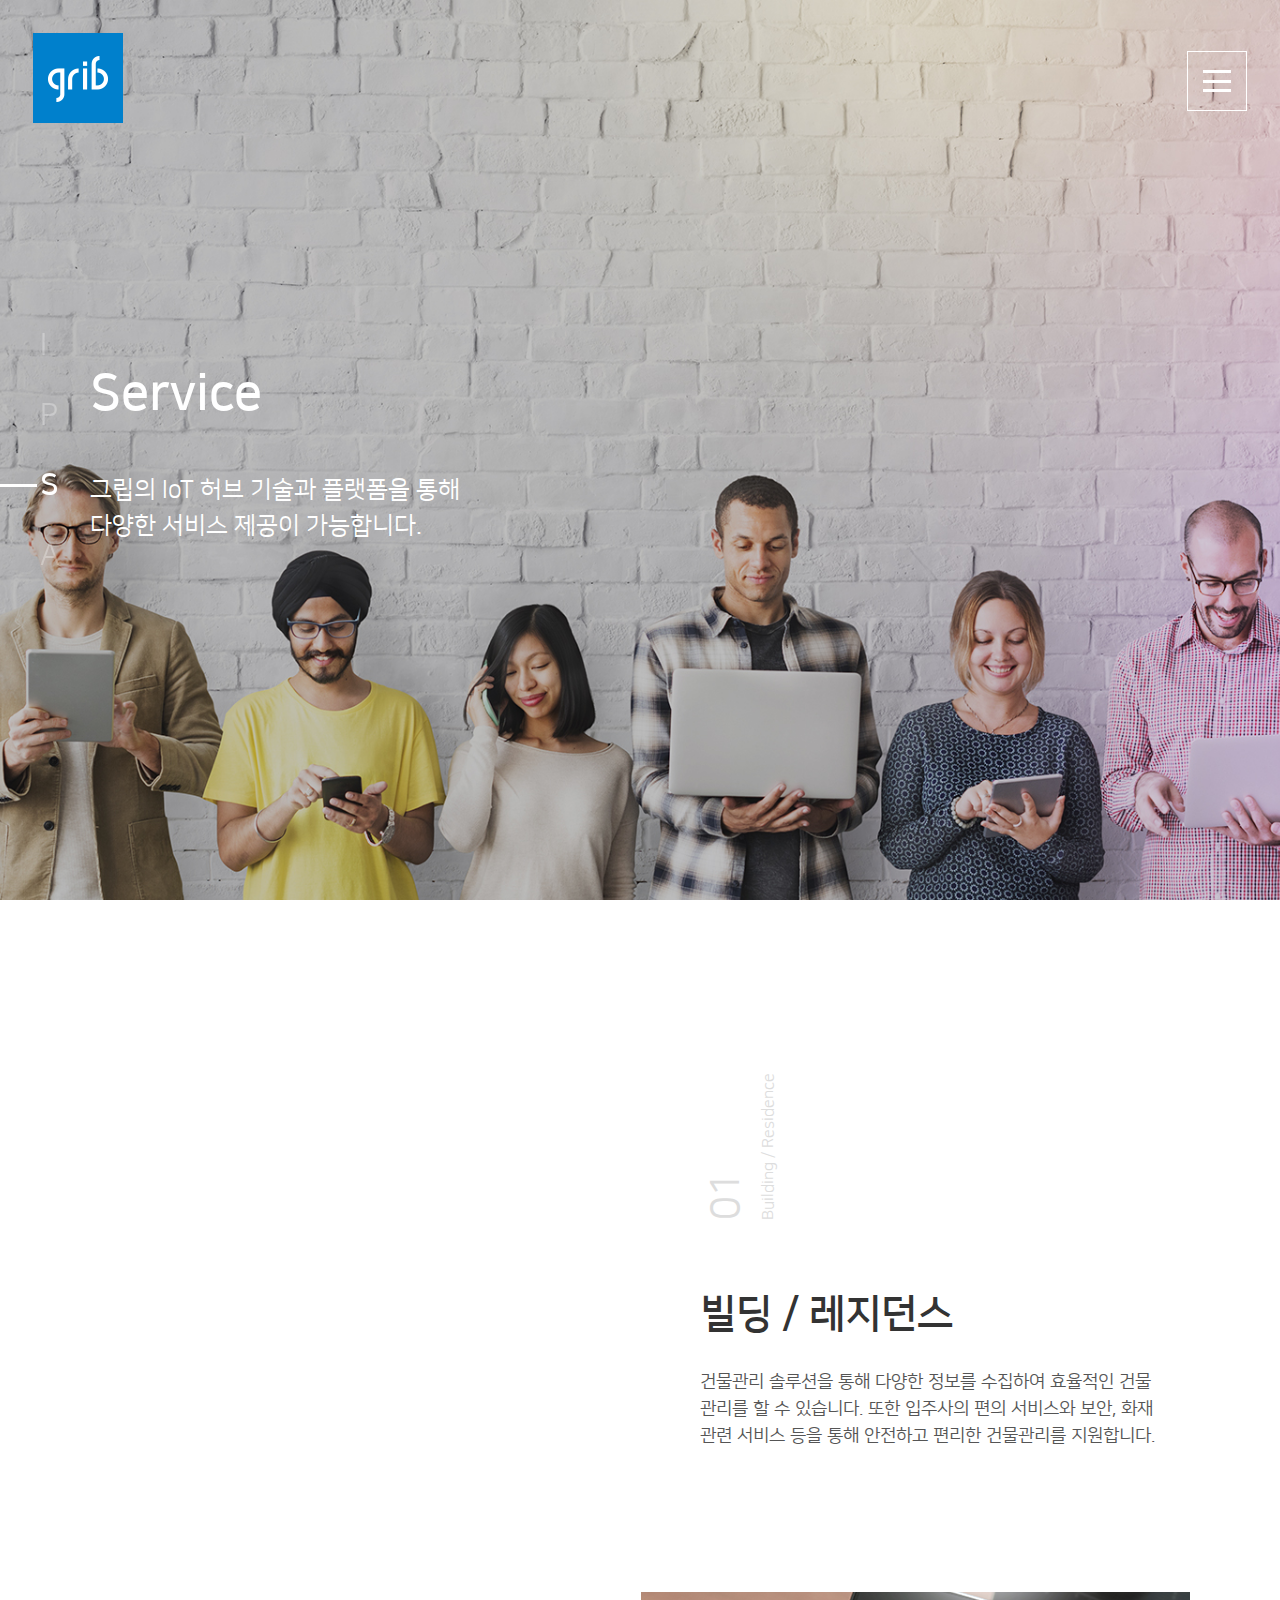
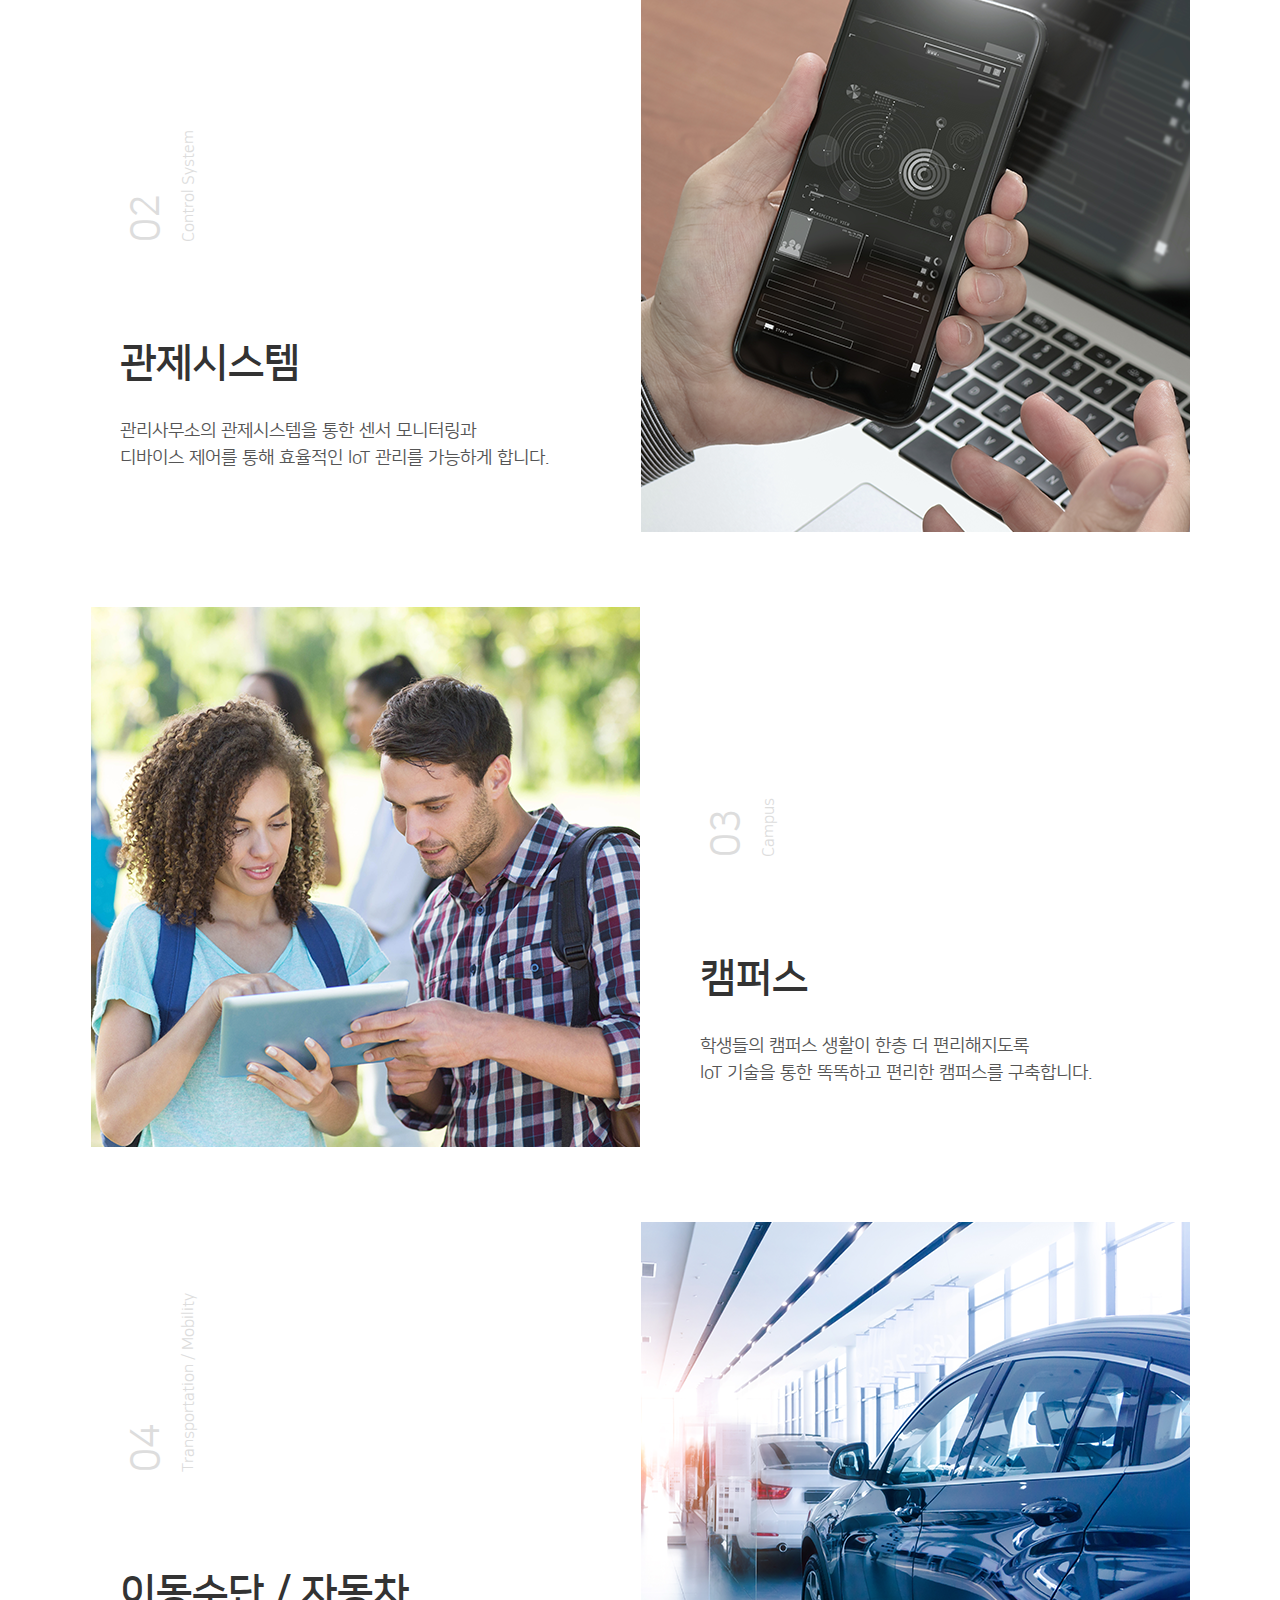
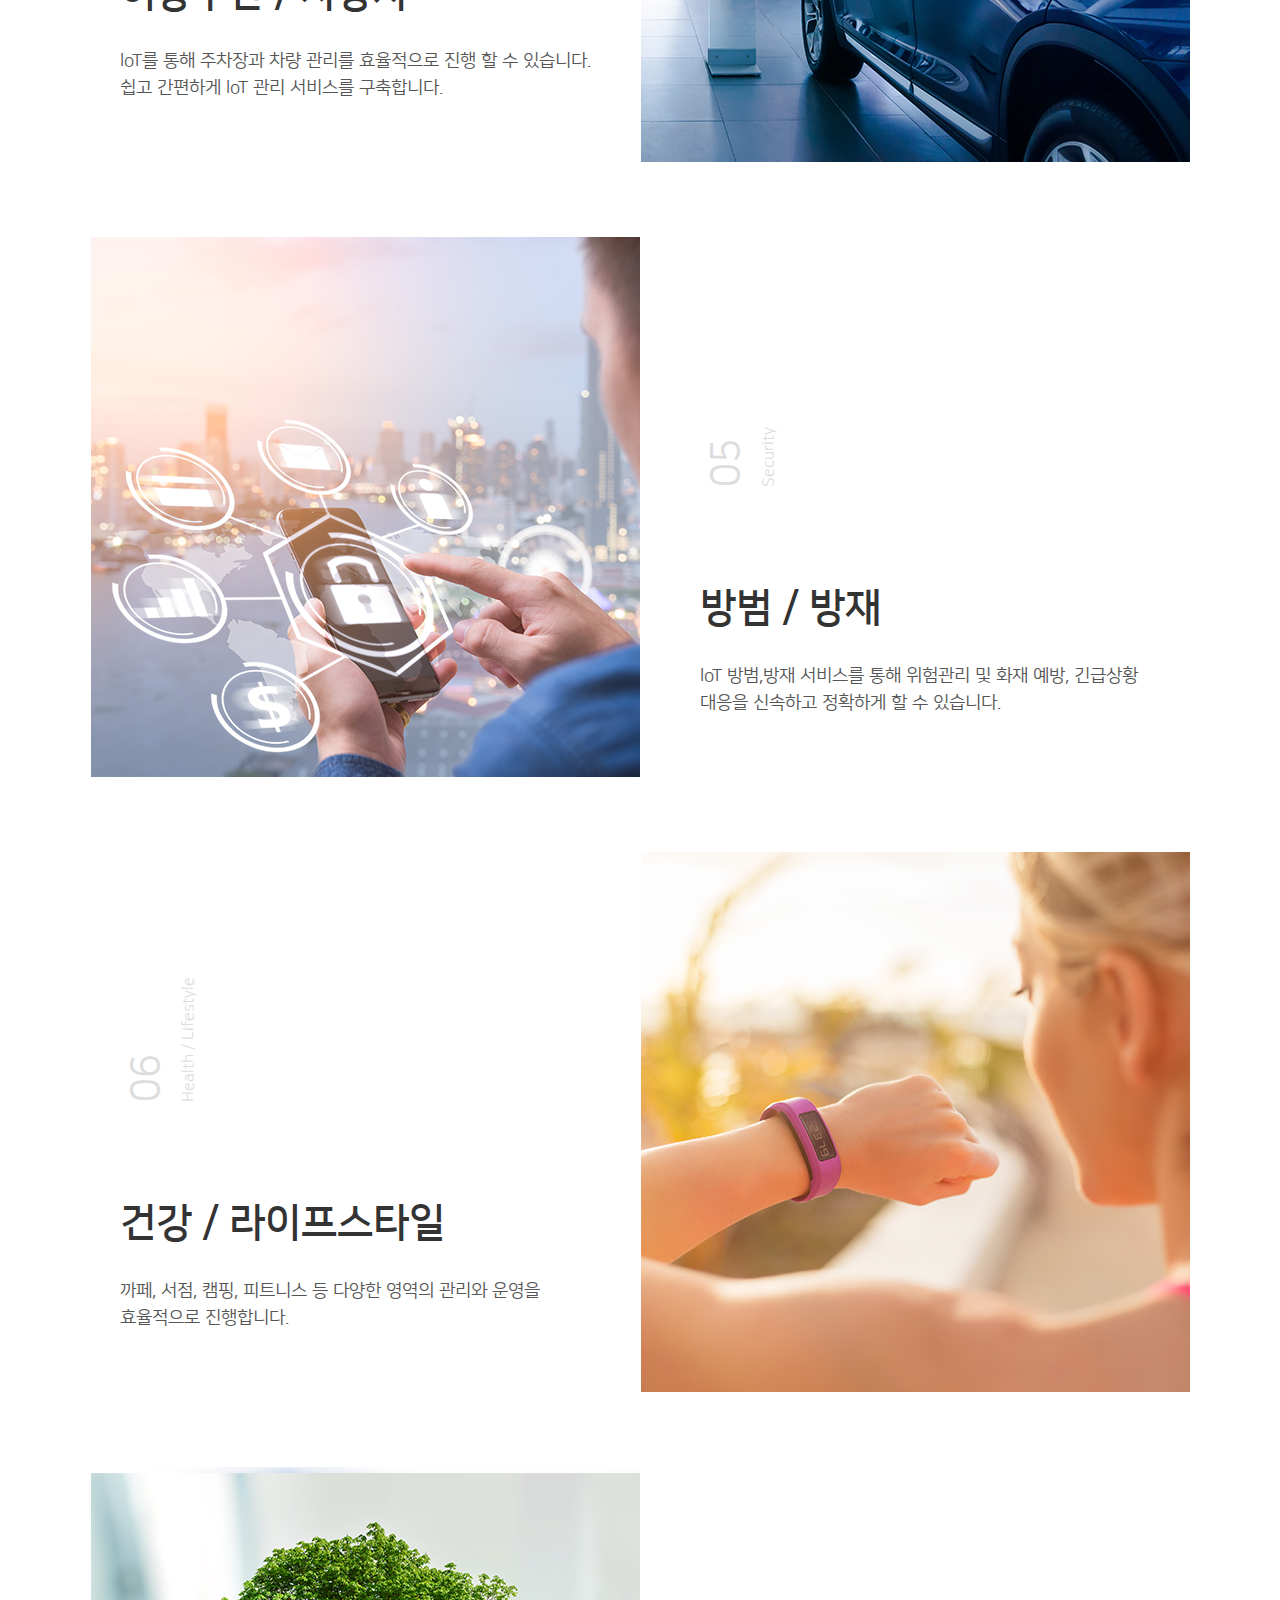
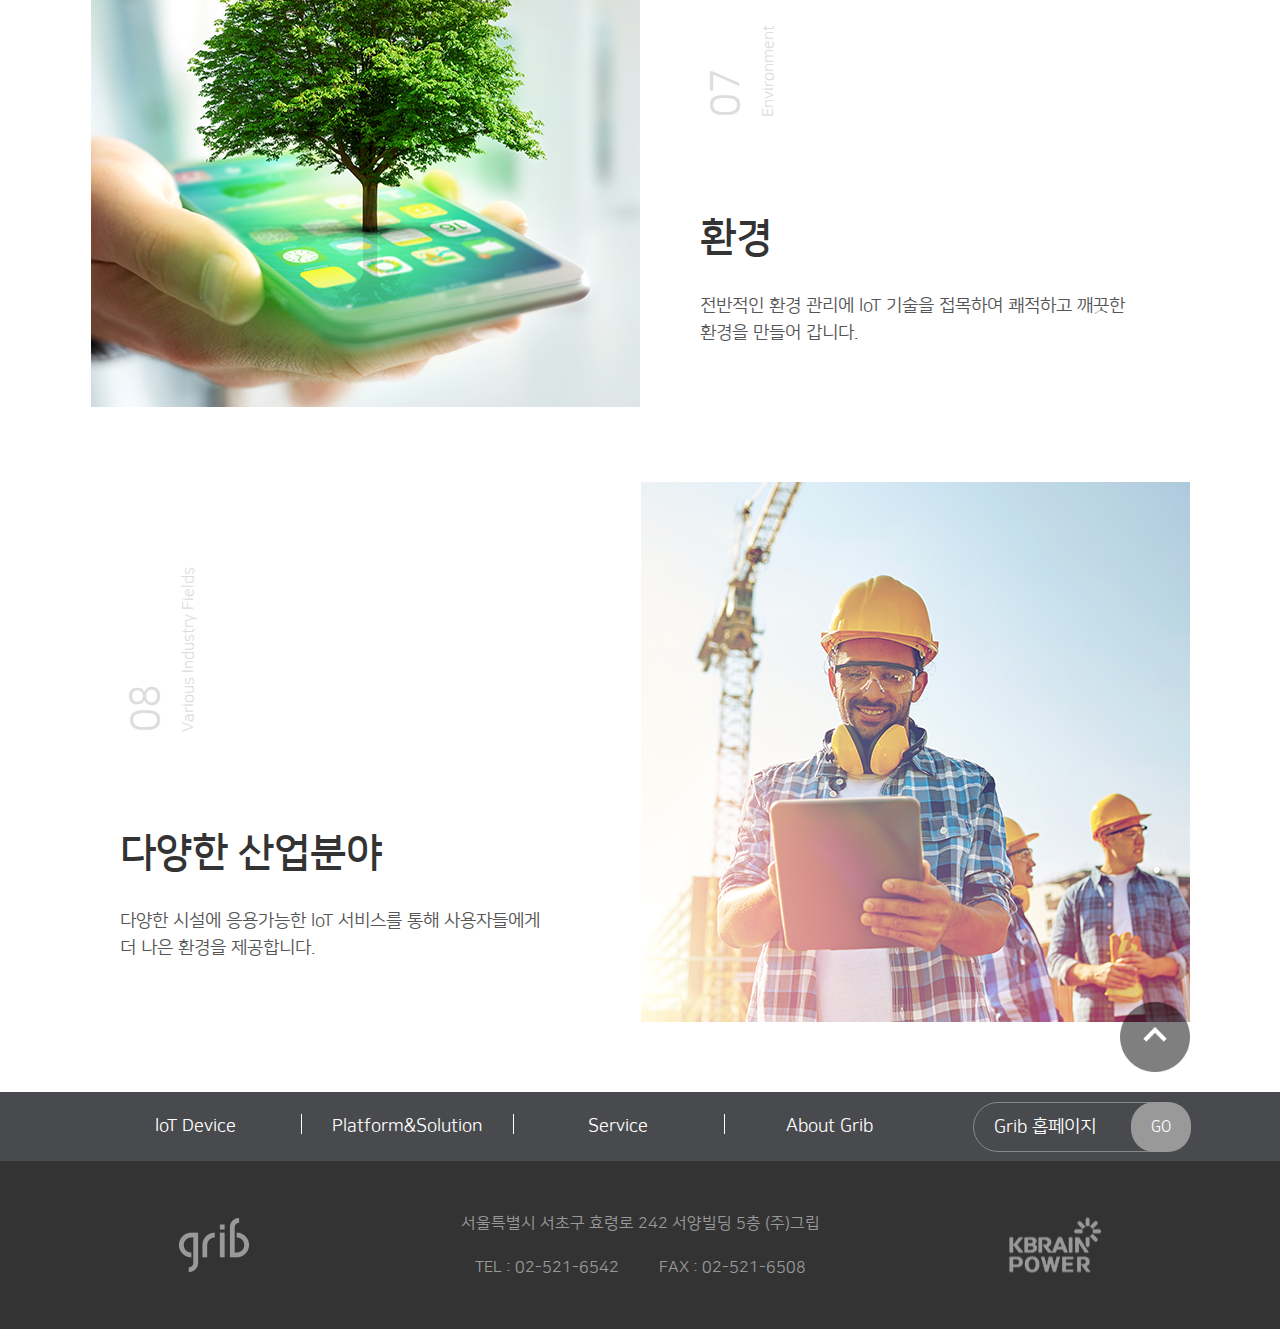
<file: service/service.html>
<!DOCTYPE html>
<html lang="ko">

<head>
    <meta charset="UTF-8">
    <meta name="description" content="Grib portfolio site">
    <meta name="keywords" content="web publisher portfolio, 웹 퍼블리셔 포트폴리오, 반응형웹, 접근성, 홈페이지">
    <meta name="author" content="Lee Jin Su">
    <meta name="viewport" content="width=device-width,initial-scale=1.0">
    <meta http-equiv="X-UA-Compatible" content="ie=edge">
    <link rel="stylesheet" href="../css/style.css">
    <link rel="stylesheet" href="../font/nanumsquare.css">
    <link rel="stylesheet" href="../css/animate.min.css">
    <script src="../js/jquery-latest.min.js"></script>
    <script src="../js/common.js"></script>
    <script src="../js/jquery.easing.1.3.js"></script>
    <title>Service</title>
</head>

<body>
    <div id="_wrap">
        <div id="_skip_menu_wrap">
            <a href="#_container">본문 바로가기</a>
            <a href="#_gnb">메뉴 바로가기</a>
        </div>
        <header id="_header">
            <h1 class="_logo">
                <a href="../index.html">
                    <img src="../imgs/index/logo.png" alt="grib" class="_rel">
                </a>
            </h1>
            <div class="_gnb_btn_wrap">
                <button class="_gnb_btn">
                    <span class="_gnb_line _top"></span>
                    <span class="_gnb_line _mid"></span>
                    <span class="_gnb_line _bot"></span>
                </button>
            </div>
            <nav class="_gnb_wrap">
                <div class="_gnb_box">
                    <ul class="_gnb">
                        <li class="_gnb_lst">
                            <a href="../index.html" class="_lst_tit">Home</a>
                        </li>
                        <li class="_gnb_lst">
                            <p class="_lst_tit">IoT Device</p>
                            <ul class="_gnb_sub">
                                <li>
                                    <a href="../iot_device/iot_hub_stand.html">- IoT Hub (Stand-alone type)</a>
                                </li>
                                <li>
                                    <a href="../iot_device/iot_hub_dongle.html">- IoT Hub (Dongle type)</a>
                                </li>
                                <li>
                                    <a href="../iot_device/iot_gas_lock.html">- IoT Gas Lock</a>
                                </li>
                                <li>
                                    <a href="../iot_device/z_wave_repeater.html">- Z-Wave-Repeater</a>
                                </li>
                            </ul>
                        </li>
                        <li class="_gnb_lst">
                            <p class="_lst_tit">Platform & Solution</p>
                            <ul class="_gnb_sub">
                                <li>
                                    <a href="../platform_solution/platform_g.html">- Platform@G</a>
                                </li>
                                <li>
                                    <a href="../platform_solution/cloud_streaming.html">- Cloud Streaming</a>
                                </li>
                            </ul>
                        </li>
                        <li class="_gnb_lst">
                            <p class="_lst_tit">Service</p>
                            <ul class="_gnb_sub">
                                <li>
                                    <a href="../service/service.html">- Service</a>
                                </li>
                            </ul>
                        </li>
                        <li class="_gnb_lst">
                            <p class="_lst_tit">About Grib</p>
                            <ul class="_gnb_sub">
                                <li>
                                    <a href="../about_grib/over_view.html">- 회사개요</a>
                                </li>
                                <li>
                                    <a href="../about_grib/news.html">- 그립소식</a>
                                </li>
                                <li>
                                    <a href="../about_grib/location.html">- 위치안내</a>
                                </li>
                                <li>
                                    <a href="../about_grib/download.html">- 다운로드</a>
                                </li>
                                <li>
                                    <a href="../about_grib/board_write.html">- 협업문의</a>
                                </li>
                            </ul>
                        </li>
                    </ul>
                </div>
            </nav>
        </header>
        <div class="_content_menu_wrap">
            <ul class="_content_menu">
                <li class="_content_menu_lst">
                    <a href="../iot_device/iot_hub_stand.html">I<span>oT Device</span></a>
                </li>
                <li class="_content_menu_lst">
                    <a href="../platform_solution/platform_g.html">P<span>latform&Solution</span></a>
                </li>
                <li class="_content_menu_lst active">
                    <a href="../service/service.html">S<span>ervice</span></a>
                </li>
                <li class="_content_menu_lst">
                    <a href="../about_grib/over_view.html">A<span>bout Grib</span></a>
                </li>
            </ul>
        </div>
        <section id="_container" class="_service">
            <article class="_content_wrap _content01">
                <div class="_content _clearfix">
                    <h2 class="_tit">Service</h2>
                    <p class="_txt">그립의 IoT 허브 기술과 플랫폼을 통해 <br>다양한 서비스 제공이 가능합니다.</p>
                </div>
            </article>
            <article class="_content_wrap _content02">
                <div class="_content">
                    <div class="_con_lsts_wrap">
                        <ul class="_con_lsts">
                            <li class="_con_lst _con_lst1 _clearfix">
                                <div class="_img_box">
                                    <iframe width="100%" height="540" src="https://www.youtube.com/embed/i6OszARMTuc" frameborder="0" allow="autoplay; encrypted-media" allowfullscreen></iframe>
                                </div>
                                <div class="_txt_box">
                                    <div class="_num_box"><em>01</em><span>Building / Residence</span></div>
                                    <div class="_info_box">
                                        <h3 class="_sub_tit">빌딩 / 레지던스</h3>
                                        <p class="_sub_txt">건물관리 솔루션을 통해 다양한 정보를 수집하여 효율적인 건물<br>관리를 할 수 있습니다. 또한 입주사의 편의 서비스와 보안, 화재<br>관련 서비스 등을 통해 안전하고 편리한 건물관리를 지원합니다.</p>
                                    </div>
                                </div>
                            </li>
                            <li class="_con_lst _con_lst2 _clearfix">
                                <div class="_img_box">
                                    <img src="../imgs/service/service2.png" alt="service2">
                                </div>
                                <div class="_txt_box">
                                    <div class="_num_box"><em>02</em><span>Control System</span></div>
                                    <div class="_info_box">
                                        <h3 class="_sub_tit">관제시스템</h3>
                                        <p class="_sub_txt">관리사무소의 관제시스템을 통한 센서 모니터링과<br>디바이스 제어를 통해 효율적인 IoT 관리를 가능하게 합니다.</p>
                                    </div>
                                </div>
                            </li>
                            <li class="_con_lst _con_lst3 _clearfix">
                                <div class="_img_box">
                                    <img src="../imgs/service/service3.png" alt="service3">
                                </div>
                                <div class="_txt_box">
                                    <div class="_num_box"><em>03</em><span>Campus</span></div>
                                    <div class="_info_box">
                                        <h3 class="_sub_tit">캠퍼스</h3>
                                        <p class="_sub_txt">학생들의 캠퍼스 생활이 한층 더 편리해지도록<br>IoT 기술을 통한 똑똑하고 편리한 캠퍼스를 구축합니다.</p>
                                    </div>
                                </div>
                            </li>
                            <li class="_con_lst _con_lst4 _clearfix">
                                <div class="_img_box">
                                    <img src="../imgs/service/service4.png" alt="service4">
                                </div>
                                <div class="_txt_box">
                                    <div class="_num_box"><em>04</em><span>Transportation / Mobility</span></div>
                                    <div class="_info_box">
                                        <h3 class="_sub_tit">이동수단 / 자동차</h3>
                                        <p class="_sub_txt">IoT를 통해 주차장과 차량 관리를 효율적으로 진행 할 수 있습니다.<br>쉽고 간편하게 IoT 관리 서비스를 구축합니다.</p>
                                    </div>
                                </div>
                            </li>
                            <li class="_con_lst _con_lst5 _clearfix">
                                <div class="_img_box">
                                    <img src="../imgs/service/service5.png" alt="servie5">
                                </div>
                                <div class="_txt_box">
                                    <div class="_num_box"><em>05</em><span>Security</span></div>
                                    <div class="_info_box">
                                        <h3 class="_sub_tit">방범 / 방재</h3>
                                        <p class="_sub_txt">IoT 방범,방재 서비스를 통해 위험관리 및 화재 예방, 긴급상황<br>대응을 신속하고 정확하게 할 수 있습니다.</p>
                                    </div>
                                </div>
                            </li>
                            <li class="_con_lst _con_lst6 _clearfix">
                                <div class="_img_box">
                                    <img src="../imgs/service/service6.png" alt="service6">
                                </div>
                                <div class="_txt_box">
                                    <div class="_num_box"><em>06</em><span>Health / Lifestyle</span></div>
                                    <div class="_info_box">
                                        <h3 class="_sub_tit">건강 / 라이프스타일</h3>
                                        <p class="_sub_txt">까페, 서점, 캠핑, 피트니스 등 다양한 영역의 관리와 운영을<br>효율적으로 진행합니다.</p>
                                    </div>
                                </div>
                            </li>
                            <li class="_con_lst _con_lst7 _clearfix">
                                <div class="_img_box">
                                    <img src="../imgs/service/service7.png" alt="service7">
                                </div>
                                <div class="_txt_box">
                                    <div class="_num_box"><em>07</em><span>Environment</span></div>
                                    <div class="_info_box">
                                        <h3 class="_sub_tit">환경</h3>
                                        <p class="_sub_txt">전반적인 환경 관리에 IoT 기술을 접목하여 쾌적하고 깨끗한<br>환경을 만들어 갑니다.</p>
                                    </div>
                                </div>
                            </li>
                            <li class="_con_lst _con_lst8 _clearfix">
                                <div class="_img_box">
                                    <img src="../imgs/service/service8.png" alt="service8">
                                </div>
                                <div class="_txt_box">
                                    <div class="_num_box"><em>08</em><span>Various Industry Fields</span></div>
                                    <div class="_info_box">
                                        <h3 class="_sub_tit">다양한 산업분야</h3>
                                        <p class="_sub_txt">다양한 시설에 응용가능한 IoT 서비스를 통해 사용자들에게<br>더 나은 환경을 제공합니다.</p>
                                    </div>
                                </div>
                            </li>
                        </ul>
                    </div>
                </div>
            </article>
        </section>
        <footer id="_footer" class="section">
            <div class="_footer_top_wrap">
                <div class="_footer_top">
                    <ul class="_move_site _clearfix">
                        <li class="_move_site_lst">
                            <a href="../iot_device/iot_hub_stand.html">IoT Device</a>
                        </li>
                        <li class="_move_site_lst">
                            <a href="../platform_solution/platform_g.html">Platform&Solution</a>
                        </li>
                        <li class="_move_site_lst">
                            <a href="../service/service.html">Service</a>
                        </li>
                        <li class="_move_site_lst">
                            <a href="../about_grib/over_view.html">About Grib</a>
                        </li>
                    </ul>
                    <a href="http://www.grib.co.kr/" class="_btn_grib">
                        Grib 홉페이지<span>GO</span>
                    </a>
                    <div class="_scroll_top_btn">
                        <a href="#1stPage" title="TOP">
                            <img src="../imgs/index/btn_top.png" alt="TOP" class="_rel">
                        </a>
                    </div>
                </div>
            </div>
            <div class="_footer_bot_wrap">
                <div class="_footer_bot">
                    <span class="_icon_wrap _grib_icon">
                        <img src="../imgs/index/footer_logo.png" alt="grib img">
                    </span>
                    <adress>서울특별시 서초구 효령로 242 서양빌딩 5층 (주)그립<span class="_number"><a href="tel:02-521-6542">TEL : 02-521-6542</a><a href="tel:02-521-6503">FAX : 02-521-6508</a></span></adress>
                    <span class="_icon_wrap _kbrain_icon">
                        <img src="../imgs/index/kbrain.png" alt="Kbrain img">
                    </span>
                </div>
            </div>
        </footer>
    </div>
</body>

</html>
</file>
<file: font/nanumsquare.css>
/* 
 * Nanum Square Web Fonts
 * https://github.com/hiun/NanumSquare
 * Copyright (c) 2010, NAVER Corporation (http://www.nhncorp.com) 
 */
 
@font-face {
  font-family: 'Nanum Square';
  font-weight: 400;
  src: url(./NanumSquareR.eot);
  src: local('Nanum Square Regular'),
       local('NanumSquareR'),
       url(./NanumSquareR.eot?#iefix) format('embedded-opentype'),
       url(./NanumSquareR.woff2) format('woff2'),
       url(./NanumSquareR.woff) format('woff'),
       url(./NanumSquareR.ttf) format('truetype');
}

@font-face {
  font-family: 'Nanum Square';
  font-weight: 700;
  src: url(./NanumSquareB.eot);
  src: local('Nanum Square Bold'),
       local('NanumSquareB'),
       url(./NanumSquareB.eot?#iefix) format('embedded-opentype'),
       url(./NanumSquareB.woff2) format('woff2'),
       url(./NanumSquareB.woff) format('woff'),
       url(./NanumSquareB.ttf) format('truetype');
}
</file>
<file: css/style.css>
/* reset */
html,body,div,span,iframe,h1,h2,h3,h4,h5,h6,p,a,abbr,address,img,ol,ul,li,fieldset,form,label,legend,textarea,tbody,tfoot,thead,tr,th,td,dl,dt,dd,article,aside,canvas,figure,figcaption,footer,header,hgroup,menu,nav,section,video{margin:0;padding:0;border:0;font-size:50%;font:inherit;vertical-align:baseline}
html,body{width:100%;height:100%;font-family:'Nanum Square',sans-serif;word-break:keep-all;word-wrap:break-word}
article,aside,details,figcaption,figure,footer,header,hgroup,menu,nav,section{display:block}
a{display:block;text-decoration:none;color:#555;cursor:pointer}
body{line-height:1.5}
ol,ul{list-style:none}
table{width:100%;text-align:left;border-collapse:collapse;border-spacing:0}
caption{overflow:hidden;width:1px;height:1px;margin-top:-1px;line-height:1px;font-size:20px}
input,button,label,textarea{margin:0;padding:0;border:none;background:none;cursor:pointer;-webkit-appearance:none;-webkit-border-radius:0}
legend,label{height:0;line-height:0;font-size:0;overflow:hidden}
img{display:block;border:0}
em{font-style:normal}
adress{font-style:normal;font-weight:normal}
/* common */
img{max-width:100%}
._clearfix:after{content:'';display:block;clear:both}
/* wrap */
#_wrap{width:100%;height:100%}
/* skip_menu */
#_skip_menu_wrap{overflow:hidden;width:100%;height:0;text-align:center;overflow:hidden}
#_skip_menu_wrap a{float:left;font-weight:bold;color:#fff;line-height:30px;font-size:16px;font-weight:bold}
#_skip_menu_wrap a:focus,#_skip_menu_wrap a:hover,#_skip_menu_wrap a:active{overflow:visible;position:absolute;top:0;left:0;width:100%;height:30px;background-color:#000;z-index:9999}
/* header */
#_header ._logo{position:fixed;top:33px;left:33px;width:90px;height:90px;-webkit-transition:all 0.3s ease;-o-transition:all 0.3s ease;-moz-transition:all 0.3s ease;transition:all 0.3s ease;z-index:100}
#_header ._logo._fixed{top:0;left:0;width:80px;height:80px}
#_header ._gnb_btn_wrap{position:fixed;top:51px;right:33px;width:60px;height:60px;border:1px solid #fff;-webkit-box-sizing:border-box;-moz-box-sizing:border-box;box-sizing:border-box;-webkit-transition:all 0.3s ease;-o-transition:all 0.3s ease;-moz-transition:all 0.3s ease;transition:all 0.3s ease;z-index:9999}
#_header ._gnb_btn_wrap._fixed{top:0;right:0;background-color:rgba(0,0,0,0.5);border:none}
#_header ._gnb_btn_wrap ._gnb_btn{display:block;position:relative;width:100%;height:100%}
#_header ._gnb_btn_wrap ._gnb_btn ._gnb_line{position:absolute;left:15px;width:28px;height:3px;background-color:#fff;-webkit-transition:all 0.3s ease;-o-transition:all 0.3s ease;-moz-transition:all 0.3s ease;transition:all 0.3s ease}
#_header ._gnb_btn_wrap ._gnb_btn ._gnb_line._top{top:18px}
#_header ._gnb_btn_wrap ._gnb_btn ._gnb_line._mid{top:50%;margin-top:-1.5px}
#_header ._gnb_btn_wrap ._gnb_btn ._gnb_line._bot{bottom:18px}
#_header ._gnb_btn_wrap ._gnb_btn._on ._gnb_line._top{-webkit-transform:translateY(9.5px) rotate(45deg);-ms-transform:translateY(9.5px) rotate(45deg);-o-transform:translateY(9.5px) rotate(45deg);-moz-transform:translateY(9.5px) rotate(45deg);transform:translateY(9.5px) rotate(45deg)}
#_header ._gnb_btn_wrap ._gnb_btn._on ._gnb_line._mid{display:none}
#_header ._gnb_btn_wrap ._gnb_btn._on ._gnb_line._bot{-webkit-transform:translateY(-9.5px) rotate(-45deg);-ms-transform:translateY(-9.5px) rotate(-45deg);-o-transform:translateY(-9.5px) rotate(-45deg);-moz-transform:translateY(-9.5px) rotate(-45deg);transform:translateY(-9.5px) rotate(-45deg)}
#_header ._sub_gnb_btn_wrap{display:block;overflow:hidden;position:fixed;top:51px;right:113px;width:270px;height:auto;background-color:rgba(0,0,0,0.4);-webkit-transition:all 0.3s ease;-o-transition:all 0.3s ease;-moz-transition:all 0.3s ease;transition:all 0.3s ease;z-index:9999}
#_header ._sub_gnb_btn_wrap ._sub_gnb_btn{position:absolute;top:0;right:0;width:60px;height:60px;z-index:100}
#_header ._sub_gnb_btn_wrap ._sub_gnb_btn:before{content:'';position:absolute;top:50%;right:45%;width:16px;height:3px;background-color:#fff;-webkit-transform:rotate(45deg);-ms-transform:rotate(45deg);-o-transform:rotate(45deg);-moz-transform:rotate(45deg);transform:rotate(45deg);-webkit-transition:all 0.3s ease;-o-transition:all 0.3s ease;-moz-transition:all 0.3s ease;transition:all 0.3s ease}
#_header ._sub_gnb_btn_wrap ._sub_gnb_btn:after{content:'';position:absolute;top:50%;left:45%;width:16px;height:3px;background-color:#fff;-webkit-transform:rotate(-45deg);-ms-transform:rotate(-45deg);-o-transform:rotate(-45deg);-moz-transform:rotate(-45deg);transform:rotate(-45deg);-webkit-transition:all 0.3s ease;-o-transition:all 0.3s ease;-moz-transition:all 0.3s ease;transition:all 0.3s ease}
#_header ._sub_gnb_btn_wrap ._sub_gnb_lsts ._sub_gnb_lst{height:0;opacity:0;;-webkit-transition:all 0.3s ease;-o-transition:all 0.3s ease;-moz-transition:all 0.3s ease;transition:all 0.3s ease}
#_header ._sub_gnb_btn_wrap ._sub_gnb_lsts ._sub_gnb_lst._active{height:60px;opacity:1}
#_header ._sub_gnb_btn_wrap ._sub_gnb_lsts ._sub_gnb_lst a{display:none;padding:0 20px;line-height:60px;font-size:18px;color:rgba(255,255,255,0.3);-webkit-box-sizing:border-box;-moz-box-sizing:border-box;box-sizing:border-box}
#_header ._sub_gnb_btn_wrap ._sub_gnb_lsts ._sub_gnb_lst._active a{display:block}
#_header ._sub_gnb_btn_wrap ._sub_gnb_lsts ._sub_gnb_lst._active > a{color:#fff}
#_header ._sub_gnb_btn_wrap ._sub_gnb_lsts ._sub_gnb_lst:hover{background-color:rgba(0,0,0,0.4)}
#_header ._sub_gnb_btn_wrap ._sub_gnb_lsts ._sub_gnb_lst:hover a{color:#fff}
#_header ._sub_gnb_btn_wrap._active ._sub_gnb_btn:before{content:'';position:absolute;top:50%;right:45%;width:16px;height:3px;background-color:#fff;-webkit-transform:rotate(-45deg);-ms-transform:rotate(-45deg);-o-transform:rotate(-45deg);-moz-transform:rotate(-45deg);transform:rotate(-45deg);-webkit-transition:all 0.3s ease;-o-transition:all 0.3s ease;-moz-transition:all 0.3s ease;transition:all 0.3s ease}
#_header ._sub_gnb_btn_wrap._active ._sub_gnb_btn:after{content:'';position:absolute;top:50%;left:45%;width:16px;height:3px;background-color:#fff;-webkit-transform:rotate(45deg);-ms-transform:rotate(45deg);-o-transform:rotate(45deg);-moz-transform:rotate(45deg);transform:rotate(45deg);-webkit-transition:all 0.3s ease;-o-transition:all 0.3s ease;-moz-transition:all 0.3s ease;transition:all 0.3s ease}
#_header ._sub_gnb_btn_wrap._active ._sub_gnb_lsts ._sub_gnb_lst{height:60px;opacity:1}
#_header ._sub_gnb_btn_wrap._active ._sub_gnb_lsts ._sub_gnb_lst a{display:block}
#_header ._sub_gnb_btn_wrap._fixed{top:0;right:60px;width:60px;height:auto}
#_header ._sub_gnb_btn_wrap._fixed ._sub_gnb_lsts ._sub_gnb_lst a{display:none;opacity:0}
#_header ._sub_gnb_btn_wrap._fixed._active{width:270px}
#_header ._sub_gnb_btn_wrap._fixed._active ._sub_gnb_lsts ._sub_gnb_lst a{display:block;opacity:1}
#_header ._gnb_wrap{position:fixed;top:0;right:0;width:300px;height:100%;margin-right:-300px;background-color:rgba(0,0,0,0.8);-webkit-transition:all 0.3s ease;-o-transition:all 0.3s ease;-moz-transition:all 0.3s ease;transition:all 0.3s ease;z-index:100}
#_header ._gnb_wrap._on{margin-right:0;-webkit-transition:all 0.3s ease;-o-transition:all 0.3s ease;-moz-transition:all 0.3s ease;transition:all 0.3s ease}
#_header ._gnb_wrap ._gnb_box{position:absolute;top:50%;padding-left:50px;-webkit-transform:translateY(-50%);-ms-transform:translateY(-50%);-o-transform:translateY(-50%);-moz-transform:translateY(-50%);transform:translateY(-50%)}
#_header ._gnb_wrap ._gnb_box ._gnb ._gnb_lst:first-child{margin-top:0}
#_header ._gnb_wrap ._gnb_box ._gnb ._gnb_lst{margin-top:30px}
#_header ._gnb_wrap ._gnb_box ._gnb ._gnb_lst ._lst_tit{font-size:24px;font-weight:bold;color:#ccc;cursor:pointer}
#_header ._gnb_wrap ._gnb_box ._gnb ._gnb_lst:hover > ._lst_tit{color:#fff}
#_header ._gnb_wrap ._gnb_box ._gnb ._gnb_lst ._gnb_sub{display:none;margin-top:10px}
#_header ._gnb_wrap ._gnb_box ._gnb ._gnb_lst ._gnb_sub li{height:30px;margin:10px 0;padding-left:15px;line-height:30px}
#_header ._gnb_wrap ._gnb_box ._gnb ._gnb_lst ._gnb_sub li a{font-size:16px;color:#ccc}
/* contentMenu */
#_wrap ._content_menu_wrap{position:fixed;top:50%;left:0;-webkit-transform:translateY(-50%);-ms-transform:translateY(-50%);-o-transform:translateY(-50%);-moz-transform:translateY(-50%);transform:translateY(-50%);z-index:9999}
#_wrap ._content_menu_wrap ._content_menu ._content_menu_lst:first-child{margin-top:0}
#_wrap ._content_menu_wrap ._content_menu ._content_menu_lst{margin-top:30px}
#_wrap ._content_menu_wrap ._content_menu ._content_menu_lst a{position:relative;padding-left:40px;vertical-align:top;line-height:40px;font-size:30px;letter-spacing:3px;color:rgba(255,255,255,0.3);-webkit-transition:all 0.3s ease;-o-transition:all 0.3s ease;-moz-transition:all 0.3s ease;transition:all 0.3s ease}
#_wrap ._content_menu_wrap ._content_menu ._content_menu_lst a:before{content:'';position:absolute;top:18.5px;left:0;width:37px;height:3px;background-color:#fff;opacity:0}
#_wrap ._content_menu_wrap ._content_menu ._content_menu_lst a span{opacity:0;-webkit-transition:opacity 0.3s ease;-o-transition:opacity 0.3s ease;-moz-transition:opacity 0.3s ease;transition:opacity 0.3s ease}
#_wrap ._content_menu_wrap:hover ._content_menu ._content_menu_lst a span{opacity:1}
#_wrap ._content_menu_wrap ._content_menu ._content_menu_lst.active a{font-weight:bold;color:#fff}
#_wrap ._content_menu_wrap ._content_menu ._content_menu_lst.active a:before{opacity:1}
/* scrollDown */
#_wrap ._scroll_down{position:fixed;bottom:30px;left:50%;width:40px;height:60px;margin-left:-20px;z-index:90}
.fp-viewing-lastPage ._scroll_down{display:none}
/* container */
#_container ._tit_box{width:1100px;padding-left:170px;margin:0 auto;color:#fff;text-align:left}
#_container ._tit_box ._tit{color:#fff;font-size:72px;font-weight:bold}
#_container ._tit_box ._txt{font-size:28px;color:rgba(255,255,255,0.8)}
#_container #_section05 ._tit_box ._txt{font-size:24px}
#_container ._btn_more_wrap ._btn_more{display:inline-block;position:relative;width:150px;height:60px;margin-top:120px;padding:0 30px;line-height:60px;font-size:20px;color:#fff;vertical-align:top;border:2px solid #fff;-webkit-border-radius:50px;-moz-border-radius:50px;border-radius:50px}
#_container ._btn_more_wrap ._btn_more ._go_arrow{position:absolute;top:50%;right:30px;width:16px;height:24px;margin-top:-12px;background-image:url(../imgs/index/btn_next.png);background-position:100% 50%;background-size:100%}
#_container ._btn_more_wrap ._btn_more ._go_arrow:after{content:'';display:block;position:absolute;top:11px;right:0;width:38px;height:2px;background:#fff;transform-origin:0 50%;-webkit-transform:scaleX(0);-moz-transform:scaleX(0);-o-transform:scaleX(0);transform:scaleX(0);-webkit-transition:all 0.2s ease-in-out;-moz-transition:all 0.2s ease-in-out;-o-transition:all 0.2s ease-in-out;transition:all 0.2s ease-in-out}
#_container ._btn_more_wrap ._btn_more:hover ._go_arrow:after{-webkit-transform:scaleX(1);-moz-transform:scaleX(1);-o-transform:scaleX(1);transform:scaleX(1)}
#_container #_section01{position:relative}
#_container #_section01:after{display:block;content:'';position:absolute;top:0;left:0;width:100%;height:100%;background:rgba(0,0,0,0.5);z-index:50}
#_container #_section01 ._tit_box{position:absolute;top:50%;left:50%;-webkit-transform:translate(-50%,-50%);-ms-transform:translate(-50%,-50%);-o-transform:translate(-50%,-50%);-moz-transform:translate(-50%,-50%);transform:translate(-50%,-50%);z-index:100}
#_container .slide{position:relative;overflow:hidden;text-align:center}
#_container .slide:after{content:'';display:block;position:absolute;top:0;left:0;width:105%;height:105%;z-index:10}
#_container .slide ._my_video{position:absolute;top:50%;right:0;bottom:0;width:100%;height:105%;object-fit:cover;object-position:center top;font-family:'object-fit:cover;object-position:center top;';-webkit-transform:translateY(-50%);-ms-transform:translateY(-50%);-o-transform:translateY(-50%);-moz-transform:translateY(-50%);transform:translateY(-50%)}
#_container #_section01 .fp-controlArrow{position:absolute;top:50%;left:50%;margin-top:206px;width:39px;height:24px;z-index:90;border:0 none !important}
#_container #_section01 .fp-controlArrow.fp-prev{margin-left:158px;background-image:url(../imgs/index/btn_prev.png);background-repeat:no-repeat;background-position:0 100%}
#_container #_section01 .fp-controlArrow.fp-prev:after{content:'';display:block;position:absolute;top:-9px;right:-24px;width:1px;height:40px;background:#fff}
#_container #_section01 .fp-controlArrow.fp-prev:before{content:'';display:block;position:absolute;top:11px;left:0px;width:38px;height:2px;background:#fff;transform-origin:100% 50%;-webkit-transform:scaleX(0);-moz-transform:scaleX(0);-o-transform:scaleX(0);transform:scaleX(0);-webkit-transition:all 0.2s ease-in-out;-moz-transition:all 0.2s ease-in-out;-o-transition:all 0.2s ease-in-out;transition:all 0.2s ease-in-out} 
#_container #_section01 .fp-controlArrow.fp-prev:hover:before{-webkit-transform:scaleX(1);-moz-transform:scaleX(1);-o-transform:scaleX(1);transform:scaleX(1)}
#_container #_section01 .fp-controlArrow.fp-next{margin-left:246px;background-image:url(../imgs/index/btn_next.png);background-repeat:no-repeat;background-position:100% 50%}
#_container #_section01 .fp-controlArrow.fp-next:before{content:'';display:block;position:absolute;top:11px;right:0;width:38px;height:2px;background:#fff;transform-origin:0 50%;-webkit-transform:scaleX(0);-moz-transform:scaleX(0);-o-transform:scaleX(0);transform:scaleX(0);-webkit-transition:all 0.2s ease-in-out;-moz-transition:all 0.2s ease-in-out;-o-transition:all 0.2s ease-in-out;transition:all 0.2s ease-in-out} 
#_container #_section01 .fp-controlArrow.fp-next:hover:before{-webkit-transform:scaleX(1);-moz-transform:scaleX(1);-o-transform:scaleX(1);transform:scaleX(1)}
#_container #_section01 ._slide_count_wrap{position:absolute;top:50%;left:50%;height:24px;margin:210px 0 0 345px;line-height:22px;font-size:20px;z-index:100;color:#fff}
#_container #_section01 ._slide_count_wrap span{opacity:0.5}
#_container .section{overflow:hidden;background-size:cover;background-position:50% 0}
#_container #_section02{background-image:url(../imgs/index/bg_sec2.jpg)}
#_container #_section03{background-image:url(../imgs/index/bg_sec3.jpg)}
#_container #_section04{background-image:url(../imgs/index/bg_sec4.jpg)}
#_container #_section05{background-image:url(../imgs/index/bg_sec5.jpg)}
/* footer */
#_footer.section{background-color:#333;overflow:inherit}
#_footer ._footer_top_wrap{background-color:#494a4d}
#_footer ._footer_top_wrap ._footer_top{position:relative;width:845px;margin:0 auto;padding-right:255px}
#_footer ._footer_top_wrap ._footer_top ._move_site_lst{position:relative;float:left;width:25%;text-align:center}
#_footer ._footer_top_wrap ._footer_top ._move_site_lst:before{content:'';position:absolute;top:22px;left:0;width:1px;height:20px;background-color:#fff}
#_footer ._footer_top_wrap ._footer_top ._move_site_lst:first-child:before{display:none}
#_footer ._footer_top_wrap ._footer_top ._move_site_lst a{display:block;line-height:69px;font-size:18px;color:#fff;-webkit-transition:all 0.3s ease-in-out;-moz-transition:all 0.3s ease-in-out;-o-transition:all 0.3s ease-in-out;transition:all 0.3s ease-in-out}
#_footer ._footer_top_wrap ._footer_top ._move_site_lst a:hover{color:#51b1fd}
#_footer ._footer_top_wrap ._footer_top ._btn_grib{position:absolute;top:10px;right:0;width:195px;height:48px;padding-left:20px;line-height:48px;font-size:18px;color:#fff;border:1px solid #888;-webkit-border-radius:30px;-moz-border-radius:30px;border-radius:30px}
#_footer ._footer_top_wrap ._footer_top ._btn_grib span{position:absolute;top:-1px;right:-2px;width:60px;height:50px;line-height:50px;font-size:15px;text-align:center;-webkit-border-radius:23px;-moz-border-radius:23px;border-radius:23px;background-color:#999;-webkit-transition:all 0.3s ease-in-out;-moz-transition:all 0.3s ease-in-out;-o-transition:all 0.3s ease-in-out;transition:all 0.3s ease-in-out;z-index:10}
#_footer ._footer_top_wrap ._footer_top ._btn_grib:hover span{color:#fff;background-color:#51b1fd}
#_footer ._footer_top_wrap ._footer_top ._scroll_top_btn{position:absolute;top:-90px;right:0;width:70px;height:70px;z-index:100}
#_footer ._footer_bot_wrap ._footer_bot{position:relative;width:922px;margin:0 auto;padding:50px 140px;-webkit-box-sizing:border-box;-moz-box-sizing:border-box;box-sizing:border-box}
#_footer ._footer_bot_wrap ._footer_bot adress{display:block;text-align:center;font-size:16px;color:rgba(255,255,255,0.5)}
#_footer ._footer_bot_wrap ._footer_bot ._number{display:block;margin-top:20px;text-align:center}
#_footer ._footer_bot_wrap ._footer_bot ._number a{display:inline-block;color:rgba(255,255,255,0.5);cursor:default}
#_footer ._footer_bot_wrap ._footer_bot ._number a:first-child{margin-right:40px}
#_footer ._footer_bot_wrap ._footer_bot ._icon_wrap{position:absolute;top:50%;-webkit-transform:translateY(-50%);-ms-transform:translateY(-50%);-o-transform:translateY(-50%);-moz-transform:translateY(-50%);transform:translateY(-50%)}
#_footer ._footer_bot_wrap ._footer_bot ._kbrain_icon{right:0}
#_footer ._footer_bot_wrap ._footer_bot ._grib_icon{left:0}
/* sub_page */
#_container ._content_wrap{position:relative;overflow:hidden;height:100%;background-position:50% 0;background-size:cover}
#_container ._content_wrap img{margin:0 auto}
#_container ._content_wrap ._content{width:1040px;margin:0 auto;padding:0 30px}
#_container ._content_wrap ._content ._tit{margin-bottom:40px;font-size:50px;font-weight:bold;color:#fff}
#_container ._content_wrap ._content ._txt{font-size:24px;color:#fff}
#_container ._content_wrap ._content ._tit span{display:block;font-size:36px;font-weight:bold}
#_container ._content_wrap ._content ._sub_tit{margin-bottom:25px;text-align:center;font-size:40px;font-weight:bold;color:#333}
#_container ._content_wrap ._content ._sub_txt{text-align:center;font-size:18px;color:#555}
#_container ._content_wrap ._content ._iot_hub{position:relative}
#_container ._content_wrap ._content ._iot_hub ._wave_box{position:absolute;top:50%;left:50%;width:454px;height:454px;-webkit-transform:translate(-50%,-50%);-ms-transform:translate(-50%,-50%);-o-transform:translate(-50%,-50%);-moz-transform:translate(-50%,-50%);transform:translate(-50%,-50%)}
#_container ._content_wrap ._content ._iot_hub ._wave_box ._wave{display:inline-block;position:absolute;top:50%;left:50%;width:194px;height:194px;margin:-97px 0 0 -97px;text-indent:-9999px;-webkit-border-radius:50%;-moz-border-radius:50%;border-radius:50%;background-color:rgba(67,181,255,0.8)}
#_container ._content_wrap ._content ._iot_hub ._wave_box ._wave._wave1{z-index:10}
#_container ._content_wrap ._content ._iot_hub ._wave_box ._wave._wave2{z-index:9;-webkit-animation:waveMotion 2.4s linear 0s infinite;-moz-animation:waveMotion 2.4s linear 0s infinite;animation:waveMotion 2.4s linear 0s infinite}
#_container ._content_wrap ._content ._iot_hub ._wave_box ._wave._wave3{z-index:8;-webkit-animation:waveMotion 2.4s linear 0.8s infinite;-moz-animation:waveMotion 2.4s linear 0.8s infinite;animation:waveMotion 2.4s linear 0.8s infinite}
#_container ._content_wrap ._content ._iot_hub ._wave_box ._iot_hub_pord{position:absolute;top:50%;left:50%;-webkit-transform:translate(-50%,-50%);-ms-transform:translate(-50%,-50%);-o-transform:translate(-50%,-50%);-moz-transform:translate(-50%,-50%);transform:translate(-50%,-50%);z-index:11}
#_container ._content_wrap ._content ._txt_focus{text-align:right;color:#0080cc}
#_container ._content_wrap ._content ._connect_pord_wrap{border:1px solid #ddd;border-left:none}
#_container ._content_wrap ._content ._connect_pord_wrap ._connect_prod_lst{float:left;width:25%;border-left:1px solid #ddd;-webkit-box-sizing:border-box;-moz-box-sizing:border-box;box-sizing:border-box}
#_container ._content_wrap ._patent_lsts_wrap ._patent_lst{float:left;position:relative;width:30%;margin:0 10%}
#_container ._content_wrap ._patent_lsts_wrap ._patent_lst ._patent_img{width:100%}
#_container ._content_wrap ._patent_lsts_wrap ._patent_lst dl{width:100%;text-align:center}
#_container ._content_wrap ._patent_lsts_wrap ._patent_lst dl dt{margin:18px 0;line-height:24px;font-size:22px;font-weight:bold;color:#333}
#_container ._content_wrap ._patent_lsts_wrap ._patent_lst dl dd{font-size:15px;color:#333}
#_container ._content_wrap ._patent_lsts_wrap ._patent_lst dl dd._date{margin-top:10px;color:#555}
#_container ._content_wrap._content01 ._content{position:absolute;top:50%;left:50%;-webkit-transform:translate(-50%,-50%);-ms-transform:translate(-50%,-50%);-o-transform:translate(-50%,-50%);-moz-transform:translate(-50%,-50%);transform:translate(-50%,-50%)}
#_container ._content_wrap._content02{padding-top:77px;min-height:423px}
#_container ._content_wrap._content03{padding:70px 0 50px;background-color:#f9f9f9}
#_container ._content_wrap._content03 ._content ._sub_txt{margin-bottom:50px}
#_container ._content_wrap._content03 ._content ._txt_focus{margin-top:-27px}
#_container ._content_wrap._content04{padding:70px 0}
#_container ._content_wrap._content04 ._content ._icon_lsts_wrap ._icon_lst{float:left;width:25%;padding-top:150px;text-align:center;color:#fff;background-repeat:no-repeat;background-position:50% 0}
#_container ._content_wrap._content04 ._content ._icon_lsts_wrap ._icon_lst._icon_lst01{background-image:url(../imgs/iot_device/iot_hub_dongle/ico_advt1.png)}
#_container ._content_wrap._content04 ._content ._icon_lsts_wrap ._icon_lst._icon_lst02{background-image:url(../imgs/iot_device/iot_hub_dongle/ico_advt2.png)}
#_container ._content_wrap._content04 ._content ._icon_lsts_wrap ._icon_lst._icon_lst03{background-image:url(../imgs/iot_device/iot_hub_dongle/ico_advt3.png)}
#_container ._content_wrap._content04 ._content ._icon_lsts_wrap ._icon_lst._icon_lst04{background-image:url(../imgs/iot_device/iot_hub_dongle/ico_advt4.png)}
#_container ._content_wrap._content04 ._content ._icon_lsts_wrap ._icon_lst strong{display:block;margin-bottom:15px;line-height:26px;font-size:24px}
#_container ._content_wrap._content04 ._content ._icon_lsts_wrap ._icon_lst p{font-size:16px;font-weight:bold}
#_container ._content_wrap._content04 ._content ._sub_tit,#_container ._content_wrap._content04 ._content ._sub_txt{color:#fff}
#_container ._content_wrap._content04 ._content ._sub_txt{margin-bottom:95px}
#_container ._content_wrap._content05,#_container ._content_wrap._content06{padding:70px 0}
#_container ._content_wrap._content05 ._content ._sub_txt,#_container ._content_wrap._content06 ._content ._sub_txt{margin-bottom:60px}
#_container ._content_wrap._content06{background-color:#f9f9f9}
/* iot_device_stand */
#_container._iot_stand ._content_wrap._content01{background-image:url(../imgs/iot_device/iot_hub_stand/sub_visual1_1.jpg)}
#_container._iot_stand ._content_wrap._content04{position:relative;min-height:200px;background-image:url(../imgs/iot_device/iot_hub_stand/bg_sec_iot_stand3.jpg)}
#_container._iot_stand ._content_wrap._content04 ._content{position:absolute;top:50%;left:50%;-webkit-transform:translate(-50%,-50%);-ms-transform:translate(-50%,-50%);-o-transform:translate(-50%,-50%);-moz-transform:translate(-50%,-50%);transform:translate(-50%,-50%)}
#_container._iot_stand ._content_wrap._content04 ._content ._sub_txt{margin-bottom:0}
/* iot_device_dongle */
#_container._iot_dongle ._content_wrap ._content ._iot_hub{margin-bottom:30px}
#_container._iot_dongle ._content_wrap._content01{background-image:url(../imgs/iot_device/iot_hub_dongle/sub_visual1_2.jpg)}
#_container._iot_dongle ._content_wrap._content03 ._content ._txt_focus{margin-top:0;text-align:center}
#_container._iot_dongle ._content_wrap._content04{min-height:530px;padding-bottom:0;background-image:url(../imgs/iot_device/iot_hub_dongle/sec_iot_dongle3.jpg)}
/* iot_gas_lock */
#_container._iot_gas_lock ._content_wrap._content01{background-image:url(../imgs/iot_device/iot_gas_lock/sub_visual1_3.jpg)}
#_container._iot_gas_lock ._content_wrap._content04{background-color:#f9f9f9}
#_container._iot_gas_lock ._content_wrap._content04 ._content ._sub_tit,#_container._iot_gas_lock ._content_wrap._content04 ._content ._sub_txt{color:#333}
#_container._iot_gas_lock ._content_wrap._content04 ._content{position:relative;-webkit-transform:none;
-ms-transform:none;-o-transform:none;-moz-transform:none;transform:none}
#_container._iot_gas_lock ._content_wrap._content04 ._content ._icon_lsts_wrap ._icon_lst{color:#333}
#_container._iot_gas_lock ._content_wrap._content04 ._content ._icon_lsts_wrap ._icon_lst._icon_lst01{background-image:url(../imgs/iot_device/iot_gas_lock/ico_house1.png)}
#_container._iot_gas_lock ._content_wrap._content04 ._content ._icon_lsts_wrap ._icon_lst._icon_lst02{background-image:url(../imgs/iot_device/iot_gas_lock/ico_house2.png)}
#_container._iot_gas_lock ._content_wrap._content04 ._content ._icon_lsts_wrap ._icon_lst._icon_lst03{background-image:url(../imgs/iot_device/iot_gas_lock/ico_house3.png)}
#_container._iot_gas_lock ._content_wrap._content04 ._content ._icon_lsts_wrap ._icon_lst._icon_lst04{background-image:url(../imgs/iot_device/iot_gas_lock/ico_house4.png)}
/* z_wave_repeater */
#_container._z_wave_repeater ._content_wrap._content01{background-image:url(../imgs/iot_device/z_wave_repeater/sub_visual1_4.jpg)}
#_container._z_wave_repeater ._content_wrap._content03{padding:80px 0}
#_container._z_wave_repeater ._content_wrap._content03 ._content ._sub_txt{margin-bottom:130px}
#_container._z_wave_repeater ._content_wrap._content03 ._content ._iot_hub ._wave_box:nth-of-type(1){top:70%;left:35%}
#_container._z_wave_repeater ._content_wrap._content03 ._content ._iot_hub ._wave_box:nth-of-type(2){top:30%;left:63%}
#_container._z_wave_repeater ._content_wrap ._content ._iot_hub ._wave_box ._wave._wave2{-webkit-animation:waveMotion2 2.4s linear 0s infinite;-moz-animation:waveMotion2 2.4s linear 0s infinite;animation:waveMotion2 2.4s linear 0s infinite}
#_container._z_wave_repeater ._content_wrap ._content ._iot_hub ._wave_box ._wave._wave3{-webkit-animation:waveMotion2 2.4s linear 1.2s infinite;-moz-animation:waveMotion2 2.4s linear 1.2s infinite;animation:waveMotion2 2.4s linear 1.2s infinite}
/* platform_g */
#_container._platform_g ._content_wrap._content01{background-image:url(../imgs/platform_solution/platform_g/sub_visual2_1.jpg)}
#_container._platform_g ._content_wrap._content02{padding:70px 0;min-height:inherit;background-color:#f9f9f9}
#_container._platform_g ._content_wrap._content02 ._content ._sub_txt{margin-bottom:60px}
#_container._platform_g ._content_wrap._content02 ._content ._plat_lst{display:table;float:left;width:50%;margin-top:40px;padding-left:210px;text-align:left;background-repeat:no-repeat;background-position:50px 50%;-webkit-box-sizing:border-box;-moz-box-sizing:border-box;box-sizing:border-box}
#_container._platform_g ._content_wrap._content02 ._content ._plat_lst._plat_lst1{background-image:url(../imgs/platform_solution/platform_g/ico_platform1.png)}
#_container._platform_g ._content_wrap._content02 ._content ._plat_lst._plat_lst2{background-image:url(../imgs/platform_solution/platform_g/ico_platform2.png)}
#_container._platform_g ._content_wrap._content02 ._content ._plat_lst._plat_lst3{background-image:url(../imgs/platform_solution/platform_g/ico_platform3.png)}
#_container._platform_g ._content_wrap._content02 ._content ._plat_lst._plat_lst4{background-image:url(../imgs/platform_solution/platform_g/ico_platform4.png)}
#_container._platform_g ._content_wrap._content02 ._content ._plat_lst._plat_lst5{background-image:url(../imgs/platform_solution/platform_g/ico_platform5.png)}
#_container._platform_g ._content_wrap._content02 ._content ._plat_lst ._plat_lst_txt_box{display:table-cell;height:130px;vertical-align:middle}
#_container._platform_g ._content_wrap._content02 ._content ._plat_lst ._plat_lst_txt_box strong{display:block;margin-bottom:15px;font-size:24px;color:#333}
#_container._platform_g ._content_wrap._content02 ._content ._plat_lst ._plat_lst_txt_box p{font-weight:bold;font-size:16px;color:#777}
#_container._platform_g ._content_wrap._content03{min-height:145px;padding:125px 0 70px;background-image:url(../imgs/platform_solution/platform_g/sec_platform2.jpg)}
#_container._platform_g ._content_wrap._content03 ._sub_tit,#_container._platform_g ._content_wrap._content03 ._sub_txt{color:#fff}
#_container._platform_g ._content_wrap._content03 ._sub_txt{margin-bottom:0}
/* cloud_streaming */
#_container._cloud_streaming ._content_wrap{padding:70px 0}
#_container._cloud_streaming ._content_wrap ._content,#_container._service ._content_wrap ._content{width:1100px;padding:0}
#_container._cloud_streaming ._content_wrap ._content ._sub_txt{margin-bottom:70px}
#_container._cloud_streaming ._content_wrap._content01{padding:0;background-image:url(../imgs/platform_solution/cluod_streaming/sub_visual2_2.jpg)}
#_container._cloud_streaming ._content_wrap ._con_box{float:left}
#_container._cloud_streaming ._content_wrap ._con_img_box{float:right;position:absolute;top:50%;left:50%;width:621px;height:621px;margin-left:50px;margin-top:-310.5px}
#_container._cloud_streaming ._content_wrap ._con_img_box ._con_img_lsts{position:absolute;top:0;left:0;width:621px;height:621px;-webkit-animation:rotateCloud 12s linear infinite;-moz-animation:rotateCloud 12s linear infinite;animation:rotateCloud 12s linear infinite}
#_container._cloud_streaming ._content_wrap ._con_img_box ._con_img_lst{-webkit-animation:rotateCloud 12s linear infinite;-moz-animation:rotateCloud 12s linear infinite;animation:rotateCloud 12s linear infinite}
#_container._cloud_streaming ._content_wrap ._con_img_box ._con_img_lst1{position:absolute;top:50%;right:0;margin-top:-50px}
#_container._cloud_streaming ._content_wrap ._con_img_box ._con_img_lst2{position:absolute;top:0;left:50%;margin-left:-50px}
#_container._cloud_streaming ._content_wrap ._con_img_box ._con_img_lst3{position:absolute;bottom:0;left:50%;margin-left:-50px}
#_container._cloud_streaming ._content_wrap ._con_img_box ._con_img_lst4{position:absolute;top:50%;left:0;margin-top:-50px}
/* service */
#_container._service ._content_wrap._content01{padding:0;background-image:url(../imgs/service/sub_visual3_1.jpg)}
#_container._service ._content_wrap._content02{padding:70px 0}
#_container._service ._content_wrap ._content ._con_lst{margin-top:75px}
#_container._service ._content_wrap ._content ._con_lst > *{width:50%}
#_container._service ._content_wrap ._content ._con_lst ._txt_box{position:relative;min-height:540px;-webkit-box-sizing:border-box;-moz-box-sizing:border-box;box-sizing:border-box}
#_container._service ._content_wrap ._content ._con_lst ._txt_box ._num_box{position:absolute;top:80px;left:-30px;width:256px;text-align:left;color:#ddd;-webkit-transform:rotate(-90deg);-ms-transform:rotate(-90deg);-o-transform:rotate(-90deg);-moz-transform:rotate(-90deg);transform:rotate(-90deg)}
#_container._service ._content_wrap ._content ._con_lst ._txt_box ._num_box em{display:block;font-size:40px}
#_container._service ._content_wrap ._content ._con_lst ._txt_box ._num_box span{display:block;font-size:16px}
#_container._service ._content_wrap ._content ._con_lst ._txt_box ._info_box{position:absolute;bottom:60px}
#_container._service ._content_wrap ._content ._con_lst ._txt_box ._info_box ._sub_tit,#_container._service ._content_wrap ._content ._con_lst ._txt_box ._info_box ._sub_txt{text-align:left}
#_container._service ._content_wrap ._content ._con_lst:first-of-type{margin-top:0}
#_container._service ._content_wrap ._content ._con_lst:nth-of-type(2n-1) > *{float:left}
#_container._service ._content_wrap ._content ._con_lst:nth-of-type(2n-1) > ._txt_box{padding-left:60px}
#_container._service ._content_wrap ._content ._con_lst:nth-of-type(2n) > *{float:right}
#_container._service ._content_wrap ._content ._con_lst:nth-of-type(2n) > ._txt_box{padding-left:30px}
#_container._service ._content_wrap ._content ._con_lst:nth-of-type(2n) ._txt_box ._num_box{left:-60px}
/* over_view */
#_container._about_grib ._content_wrap._content01{padding:0;background-image:url(../imgs/about_grb/sub_visual4.jpg)}
#_container._over_view ._content_wrap._content02{padding:70px 0;min-height:0;background-color:#f9f9f9}
#_container._over_view ._content_wrap._content02 ._ov_lsts li{float:left;width:320px;margin-left:40px}
#_container._over_view ._content_wrap._content02 ._ov_lsts li:first-of-type{margin-left:0}
#_container._over_view ._content_wrap._content02 ._ov_lsts li ._img_box{position:relative;margin-bottom:30px}
#_container._over_view ._content_wrap._content02 ._ov_lsts li ._m_img{display:none}
#_container._over_view ._content_wrap._content02 ._ov_lsts li ._img_logo{position:absolute;top:50%;left:0;margin-top:-53px}
#_container._over_view ._content_wrap._content02 ._ov_lsts li strong{display:block;margin-bottom:16px;text-align:center;font-size:24px;color:#333}
#_container._over_view ._content_wrap._content02 ._ov_lsts li p{text-align:center;font-size:16px;color:#777}
#_container._over_view ._content_wrap._content03{padding:70px 0;background:none}
#_container._over_view ._content_wrap._content03 ._sub_tit{margin-bottom:75px}
#_container._over_view ._content_wrap._content03 ._business_box{position:relative;margin-bottom:30px}
#_container._over_view ._content_wrap._content03 ._business_box:last-of-type{margin-bottom:0}
#_container._over_view ._content_wrap._content03 ._business_box ._img_box{float:left;width:560px}
#_container._over_view ._content_wrap._content03 ._business_box:first-of-type ._img_box{float:right}
#_container._over_view ._content_wrap._content03 ._business_box ._text_box{float:right;width:480px}
#_container._over_view ._content_wrap._content03 ._business_box:first-of-type ._text_box{float:left}
#_container._over_view ._content_wrap._content03 ._business_box ._text_box ._text{position:absolute;   top:50%;padding-left:80px;-webkit-transform:translateY(-50%);-ms-transform:translateY(-50%);-o-transform:translateY(-50%);-moz-transform:translateY(-50%);transform:translateY(-50%)}
#_container._over_view ._content_wrap._content04{min-height:641px;padding-top:94px;background-image:url(../imgs/about_grb/over_view/sec_overview3.jpg)}
#_container._over_view ._content_wrap._content03 ._business_box ._text_box ._text strong{display:block;margin-bottom:30px;font-size:30px;color:#333}
#_container._over_view ._content_wrap._content03 ._business_box ._text_box ._text p{font-size:20px;color:#777}
#_container._over_view ._content_wrap._content04 ._sub_tit{margin-bottom:140px}
#_container._over_view ._content_wrap._content04 ._business_lsts{margin-top:-100px}
#_container._over_view ._content_wrap._content04 ._business_lst{float:left;position:relative;width:50%;min-height:140px;margin-top:100px;padding-left:180px;text-align:left;color:#fff;-webkit-box-sizing:border-box;-moz-box-sizing:border-box;box-sizing:border-box;background-repeat:no-repeat;background-position:30px 50%}
#_container._over_view ._content_wrap._content04 ._business_lst._business_lst1{background-image:url(../imgs/about_grb/over_view/ico_business1.png)}
#_container._over_view ._content_wrap._content04 ._business_lst._business_lst2{background-image:url(../imgs/about_grb/over_view/ico_business2.png)}
#_container._over_view ._content_wrap._content04 ._business_lst._business_lst3{background-image:url(../imgs/about_grb/over_view/ico_business3.png)}
#_container._over_view ._content_wrap._content04 ._business_lst._business_lst4{background-image:url(../imgs/about_grb/over_view/ico_business4.png)}
#_container._over_view ._content_wrap._content04 ._business_lst ._txt_box{position:absolute;top:50%;-webkit-transform:translateY(-50%);-ms-transform:translateY(-50%);-o-transform:translateY(-50%);-moz-transform:translateY(-50%);transform:translateY(-50%)}
#_container._over_view ._content_wrap._content04 ._business_lst ._lst_tit{display:block;margin-bottom:20px;line-height:32px;font-size:30px}
#_container._over_view ._content_wrap._content04 ._business_lst ._lst_sub_tit{margin-bottom:15px;line-height:24px;font-size:20px}
#_container._over_view ._content_wrap._content04 ._business_lst ._lst_txt{color:rgba(255,255,255,0.6);line-height:24px;font-size:16px}
/* news */
#_container._news ._content_wrap._content02{padding:70px 0;min-height:0}
#_container._news ._content_wrap._content02 ._news_lsts_wrap{margin-bottom:40px}
#_container._news ._content_wrap._content02 ._news_lsts li:first-child{border-top:1px solid #ddd}
#_container._news ._content_wrap._content02 ._news_lsts li{display:none;min-height:192px;border-bottom:1px solid #ddd}
#_container._news ._content_wrap._content02 ._news_lsts li a{position:relative;display:block;padding:30px;text-align:left;color:#777}
#_container._news ._content_wrap._content02 ._news_lsts li a:hover{background-color:#f9f9f9}
#_container._news ._content_wrap._content02 ._news_lsts li a ._img_box{overflow:hidden;float:left;position:absolute;top:30px;left:30px;width:270px;height:192px;margin-right:50px}
#_container._news ._content_wrap._content02 ._news_lsts li a ._img_box img{position:absolute;top:50%;width:100%;-webkit-transform:translateY(-50%);-ms-transform:translateY(-50%);-o-transform:translateY(-50%);-moz-transform:translateY(-50%);transform:translateY(-50%)}
#_container._news ._content_wrap._content02 ._news_lsts li a ._txt_box{float:left;width:660px;margin-left:320px;padding:25px 0}
#_container._news ._content_wrap._content02 ._news_lsts li a ._txt_box strong{display:block;overflow:hidden;width:100%;margin-bottom:30px;line-height:22px;font-size:20px;color:#333;text-overflow:ellipsis;white-space:nowrap}
#_container._news ._content_wrap._content02 ._news_lsts li a:hover ._txt_box strong{color:#0080cc}
#_container._news ._content_wrap._content02 ._news_lsts li a ._txt_box p._date{display:block;height:auto;margin-bottom:30px;line-height:20px;font-size:18px}
#_container._news ._content_wrap._content02 ._news_lsts li a ._txt_box p{overflow:hidden;height:48px;line-height:24px;font-size:16px}
#_container._news ._content_wrap._content02 ._paging_wrap{text-align:center}
#_container._news ._content_wrap._content02 ._paging_wrap a{display:inline-block;min-width:30px;height:30px;margin-right:7px;line-height:30px;font-size:18px;color:#646464}
#_container._news ._content_wrap._content02 ._paging_wrap ._now_page{min-width:30px;height:30px;margin-right:7px;line-height:30px;font-size:18px;color:#51b1fd}
#_container._news ._content_wrap._content02 ._paging_wrap a._page_btn{margin:0 3px;line-height:0;font-size:0;vertical-align:top;background-repeat:no-repeat;background-position:0 0}
#_container._news ._content_wrap._content02 ._paging_wrap a._page_btn._prev_btn{margin-right:18px;background-image:url(../imgs/about_grb/news/btn_p_prev.png)}
#_container._news ._content_wrap._content02 ._paging_wrap a._page_btn._next_btn{background-image:url(../imgs/about_grb/news/btn_p_next.png)}
#_container._news ._content_wrap._content02 ._paging_wrap a._page_btn._last_btn{background-image:url(../imgs/about_grb/news/btn_p_last.png)}
#_container._news ._content_wrap._content02 ._paging_wrap a._page_btn._prev_btn:hover{background-image:url(../imgs/about_grb/news/btn_p_prev_on.png)}
#_container._news ._content_wrap._content02 ._paging_wrap a._page_btn._next_btn:hover{background-image:url(../imgs/about_grb/news/btn_p_next_on.png)}
#_container._news ._content_wrap._content02 ._paging_wrap a._page_btn._last_btn:hover{background-image:url(../imgs/about_grb/news/btn_p_last_on.png)}
/* location */
#_container._location ._content_wrap._content02{min-height:0;padding:70px 0}
#_container._location ._content_wrap ._content ._sub_tit{margin-bottom:68px}
#_container._location ._content_wrap ._content ._info_box_wrap{margin-bottom:60px;padding:48px 0;text-align:center;border-top:1px solid #ddd;border-bottom:1px solid #ddd}
#_container._location ._content_wrap ._content ._info_box_wrap li{display:inline-block;margin-left:105px;line-height:26px;font-size:24px;color:#777}
#_container._location ._content_wrap ._content ._info_box_wrap li:first-child{margin-left:0}
#_container._location ._content_wrap ._content ._info_box_wrap li em{padding-left:18px;font-weight:bold;color:#0080cc}
#_container._location ._content_wrap ._content ._info_box_wrap li a{display:inline-block;padding-left:18px;font-weight:bold;color:#0080cc}
#_container._location ._content_wrap ._content ._map_container ._map_wrap{float:left;width:510px;margin-left:20px}
#_container._location ._content_wrap ._content ._map_container ._map_wrap:first-of-type{margin-left:0}
#_container._location ._content_wrap ._content ._map_container ._map_wrap ._map{width:100%;height:340px}
#_container._location ._content_wrap ._content ._map_container ._map_wrap ._sub_tit{margin-bottom:30px;line-height:32px;text-align:left;font-size:30px}
/* down */
#_container._down ._content_wrap._content02{position:relative;min-height:0;padding:70px 0}
#_container._down ._content_wrap._content02 ._sub_txt{margin-bottom:60px}
#_container._down ._content_wrap._content02 ._down_wrap{text-align:left}
#_container._down ._content_wrap._content02 ._down_wrap ._down{margin-bottom:40px;line-height:0;font-size:0;text-align:center}
#_container._down ._content_wrap._content02 ._down_wrap ._down li{display:inline-block;width:245px;margin-left:20px}
#_container._down ._content_wrap._content02 ._down_wrap ._down li:first-child{margin-left:0}
#_container._down ._content_wrap._content02 ._down_wrap ._down li ._img_box{margin-bottom:9px}
#_container._down ._content_wrap._content02 ._down_wrap ._down li ._img_box img{width:100%}
#_container._down ._content_wrap._content02 ._down_wrap ._down li a{height:50px;padding:0 30px;line-height:48px;text-align:left;font-size:20px;border:1px solid #ddd;-webkit-box-sizing:border-box;-moz-box-sizing:border-box;box-sizing:border-box;background-image:url(../imgs/about_grb/download/ico_file_off.png);background-position:100% 50%;background-repeat:no-repeat;background-origin:content-box;cursor:default}
#_container._down ._content_wrap._content02 ._down_wrap ._down li a._on{background-image:url(../imgs/about_grb/download/ico_file.png);background-color:#777;color:#fff;cursor:pointer}
#_container._down ._content_wrap._content02 ._down_info{padding:0 156px}
#_container._down ._content_wrap._content02 ._down_info_lsts{margin-bottom:40px}
#_container._down ._content_wrap._content02 ._down_info li input,#_container._down ._content_wrap._content02 ._down_info li textarea{width:100%;height:80px;padding:0 30px;line-height:78px;font-size:20px;border:1px solid #ddd;-webkit-box-sizing:border-box;-moz-box-sizing:border-box;box-sizing:border-box}
#_container._down ._content_wrap._content02 ._down_info li textarea{font-weight:bold}
#_container._down ._content_wrap._content02 ._down_info ._check_box{position:relative;margin-bottom:70px;text-align:left}
#_container._down ._content_wrap._content02 ._down_info ._check_box input{position:absolute;top:0;left:0;width:14px;height:14px;opacity:0;z-index:-1}
#_container._down ._content_wrap._content02 ._down_info ._check_box ._chk_label{display:inline-block;position:absolute;top:0;left:0;width:30px;height:30px;line-height:0;font-size:0;cursor:pointer}
#_container._down ._content_wrap._content02 ._down_info ._check_box ._chk_label._able{background-image:url(../imgs/about_grb/download/checkbox.png);background-repeat:no-repeat;background-position:0 0}
#_container._down ._content_wrap._content02 ._down_info ._check_box._on ._chk_label{background-image:url(../imgs/about_grb/download/checkbox_on.png)}
#_container._down ._content_wrap._content02 ._down_info ._check_box p{display:inline-block;padding-left:50px;line-height:30px;vertical-align:top;font-size:18px;color:#333}
#_container._down ._content_wrap._content02 ._down_info ._check_box p a{display:inline-block;text-decoration:underline;color:#333}
#_container._down._write ._content_wrap._content02 ._down_info li{float:left;width:50%;padding-right:20px;-webkit-box-sizing:border-box;-moz-box-sizing:border-box;box-sizing:border-box}
#_container._down._write ._content_wrap._content02 ._down_info{padding:0}
#_container._down._write ._content_wrap._content02 ._down_info li:nth-child(2n){padding-right:0}
#_container._down._write ._content_wrap._content02 ._down_info li._col1{width:100%;padding:0}
#_container._down._write ._content_wrap._content02 ._down_info li._col1 textarea{height:370px;padding:0 30px;-webkit-box-sizing:border-box;-moz-box-sizing:border-box;box-sizing:border-box}
/* 정보 입력란 및 모달 창 */
._disable_box{position:absolute;top:0;left:0;width:30px;height:30px;background-image:url(../imgs/about_grb/download/checkbox_off.png);background-repeat:no-repeat;background-position:0 0;z-index:50}
._disable_box ._modal{width:100%;height:100%;text-indent:-9999px}
._btn_area{text-align:center;line-height:0;font-size:0}
._btn_area ._btn1{display:inline-block;width:150px;height:50px;line-height:48px;text-align:center;vertical-align:top;font-size:18px;color:#777;background-color:#fff;border:1px solid #ddd;-webkit-box-sizing:border-box;-moz-box-sizing:border-box;box-sizing:border-box}
._btn_area > *{margin-left:10px}
._btn_area > *:first-child{margin-left:0}
._btn_area ._btn1:hover{background-color:#51b1fd;color:#fff}
._btn_area ._btn1._btn_cancle:hover{color:#fff;background-color:#999}
._pop_privacy{display:none;overflow:hidden;padding:40px 30px !important;width:1100px;height:760px;border:1px solid #ddd;background-color:#fff;-webkit-box-sizing:border-box;-moz-box-sizing:border-box;box-sizing:border-box}
._pop_privacy ._sub_tit{margin-bottom:50px;line-height:34px;font-size:32px;font-weight:bold;color:#333}
._pop_privacy ._txt_wrap{overflow-y:auto;width:100%;height:520px;margin-bottom:35px;background-color:#f9f9f9;border:1px solid #ddd;-webkit-box-sizing:border-box;-moz-box-sizing:border-box;box-sizing:border-box}
._pop_privacy ._txt_wrap ._txt_privacy{padding:20px}
._pop_privacy ._txt_wrap ._txt_privacy dt{margin-top:30px;line-height:30px;font-weight:bold;font-size:15px;color:#333}
._pop_privacy ._txt_wrap ._txt_privacy dt:first-child{margin-top:0}
._pop_privacy ._txt_privacy dd{line-height:30px;font-size:15px;color:#333}
._pop_privacy ._btn_close_pop{position:absolute;top:42px;right:30px;width:28px;height:28px;line-height:0;font-size:0;background-image:url(../imgs/about_grb/download/btn_close.png);background-repeat:no-repeat;background-position:0 0}
/* animation */
@keyframes waveMotion{
	0%{-ms-transform:scale(1);-moz-transform:scale(1);-webkit-transform:scale(1);transform:scale(1)}
	100%{-ms-transform:scale(3);-moz-transform:scale(3);-webkit-transform:scale(3);transform:scale(3);opacity:0 }
}
@-webkit-keyframes waveMotion{
	0%{-ms-transform:scale(1);-moz-transform:scale(1);-webkit-transform:scale(1);transform:scale(1)}
	100%{-ms-transform:scale(3);-moz-transform:scale(3);-webkit-transform:scale(3);transform:scale(3);opacity:0 }
}
@-moz-keyframes waveMotion{
	0%{-ms-transform:scale(1);-moz-transform:scale(1);-webkit-transform:scale(1);transform:scale(1)}
	100%{-ms-transform:scale(3);-moz-transform:scale(3);-webkit-transform:scale(3);transform:scale(3);opacity:0 }
}
@keyframes waveMotion2{
	0%{-ms-transform:scale(1);-moz-transform:scale(1);-webkit-transform:scale(1);transform:scale(1)}
	100%{-ms-transform:scale(2.3);-moz-transform:scale(2.3);-webkit-transform:scale(2.3);transform:scale(2.3);opacity:0 }
}
@-webkit-keyframes waveMotion2{
	0%{-ms-transform:scale(1);-moz-transform:scale(1);-webkit-transform:scale(1);transform:scale(1)}
	100%{-ms-transform:scale(2.3);-moz-transform:scale(2.3);-webkit-transform:scale(2.3);transform:scale(2.3);opacity:0 }
}
@-moz-keyframes waveMotion2{
	0%{-ms-transform:scale(1);-moz-transform:scale(1);-webkit-transform:scale(1);transform:scale(1)}
	100%{-ms-transform:scale(2.3);-moz-transform:scale(2.3);-webkit-transform:scale(2.3);transform:scale(2.3);opacity:0 }
}
@keyframes rotateCloud{
	0%{-ms-transform:rotate(0deg);-webkit-transform:rotate(0deg);-moz-transform:rotate(0deg);transform:rotate(0deg)}
	100%{-ms-transform:rotate(360deg);-webkit-transform:rotate(360deg);-moz-transform:rotate(360deg);transform:rotate(360deg)} 
}
@-webkit-keyframes rotateCloud{
	0%{-ms-transform:rotate(0deg);-webkit-transform:rotate(0deg);-moz-transform:rotate(0deg);transform:rotate(0deg)}
	100%{-ms-transform:rotate(360deg);-webkit-transform:rotate(360deg);-moz-transform:rotate(360deg);transform:rotate(360deg)} 
}
@-moz-keyframes rotateCloud{
	0%{-ms-transform:rotate(0deg);-webkit-transform:rotate(0deg);-moz-transform:rotate(0deg);transform:rotate(0deg)}
	100%{-ms-transform:rotate(360deg);-webkit-transform:rotate(360deg);-moz-transform:rotate(360deg);transform:rotate(360deg)} 
}
@keyframes rotateCloud2{
	0%{-ms-transform:rotate(0deg);-webkit-transform:rotate(0deg);-moz-transform:rotate(0deg);transform:rotate(0deg)}
	100%{-ms-transform:rotate(-360deg);-webkit-transform:rotate(-360deg);-moz-transform:rotate(-360deg);transform:rotate(-360deg)} 
}
@-webkit-keyframes rotateCloud2{
	0%{-ms-transform:rotate(0deg);-webkit-transform:rotate(0deg);-moz-transform:rotate(0deg);transform:rotate(0deg)}
	100%{-ms-transform:rotate(-360deg);-webkit-transform:rotate(-360deg);-moz-transform:rotate(-360deg);transform:rotate(-360deg)}
}
@-moz-keyframes rotateCloud2{
	0%{-ms-transform:rotate(0deg);-webkit-transform:rotate(0deg);-moz-transform:rotate(0deg);transform:rotate(0deg)}
	100%{-ms-transform:rotate(-360deg);-webkit-transform:rotate(-360deg);-moz-transform:rotate(-360deg);transform:rotate(-360deg)}
}
/* w 1200px 이하 */
@media only screen and (max-width:1199px){
    #_wrap ._content_menu_wrap{display:none}
    #_header ._logo{top:16px;left:16px;width:60px;height:60px}
    #_header ._gnb_btn_wrap{top:16px;right:16px}
    #_header ._sub_gnb_btn_wrap{top:16px;right:86px;width:230px;background-color:rgba(0,0,0,0.6)}
    #_header ._sub_gnb_btn_wrap ._sub_gnb_lsts ._sub_gnb_lst a{font-size:15px}
    #_header ._logo._fixed{width:60px;height:60px}
    .fp-viewing-1stPage-0 #_header._main ._logo,.fp-viewing-1stPage-1 #_header._main ._logo{top:16px;left:16px}
    .fp-viewing-1stPage-0 #_header._main ._gnb_btn_wrap,.fp-viewing-1stPage-1 #_header._main ._gnb_btn_wrap{top:16px;right:16px;width:60px;height:60px}
    #_header._main ._logo{top:0;left:0}
    #_header._main ._gnb_btn_wrap{top:0;right:0}
    #_container .section ._tit_box{width:85%;padding-left:0}
    #_footer ._footer_top_wrap ._footer_top{width:80%;padding-right:20%}
    #_footer ._footer_top_wrap ._footer_top ._btn_grib{right:10px}
    #_footer ._footer_top_wrap ._footer_top ._scroll_top_btn{right:20px}
    #_footer ._footer_bot_wrap ._footer_bot{width:auto;padding:50px 100px}
    #_footer ._footer_bot_wrap ._footer_bot ._number a:first-child{margin-right:25px}
    #_footer ._footer_bot_wrap ._footer_bot ._kbrain_icon{width:70px;right:100px}
    #_footer ._footer_bot_wrap ._footer_bot ._grib_icon{width:60px;left:100px}
/*    iot_device    */
    #_container ._content_wrap ._content{width:100%;padding:0 18px;-webkit-box-sizing:border-box;-moz-box-sizing:border-box;box-sizing:border-box}
    #_container ._content_wrap._content01 ._content{padding:0 50px}
    #_container ._content_wrap ._content ._tit{margin-bottom:50px;font-size:40px}
    #_container ._content_wrap ._content ._tit span{font-size:28px}
    #_container ._content_wrap ._content ._txt{font-size:20px}
    #_container ._content_wrap ._content ._sub_tit{margin-bottom:20px;font-size:30px}
    #_container ._content_wrap ._content ._sub_txt{font-size:16px}
    #_container ._content_wrap ._content ._iot_hub{margin-bottom:25px}
    #_container ._content_wrap._content03 ._content ._sub_txt{font-size:16px}
    #_container ._content_wrap._content03 ._content ._txt_focus{margin-top:0;text-align:center}
    #_container ._content_wrap._content04 ._content ._icon_lsts_wrap ._icon_lst{padding-top:130px;background-size:110px auto}
    #_container ._content_wrap._content04 ._content ._icon_lsts_wrap ._icon_lst strong{font-size:20px}
    #_container ._content_wrap._content04 ._content ._icon_lsts_wrap ._icon_lst p{font-size:14px}
    #_container ._content_wrap._content06 ._content{padding:0}
    #_container ._content_wrap ._patent_lsts_wrap ._patent_lst dl dt{font-size:20px;margin:10px}
    #_container ._content_wrap ._patent_lsts_wrap ._patent_lst dl dd{font-size:14px}
/*    platform_solution    */
    #_container._platform_g ._content_wrap._content02 ._content ._plat_lsts{padding-left:18px}
    #_container._platform_g ._content_wrap._content02 ._content ._plat_lst ._plat_lst_txt_box strong{font-size:22px}
    #_container._cloud_streaming ._content_wrap._content02,#_container._cloud_streaming ._content_wrap._content03,#_container._service ._content_wrap._content02{padding:80px 18px}
    #_container._cloud_streaming ._content_wrap ._content,#_container._service ._content_wrap ._content{width:100%}{width:100%}
    #_container._cloud_streaming ._content_wrap ._con_img_box{width:421px;height:421px;margin-top:-210.5px}
    #_container._cloud_streaming ._content_wrap ._con_img_box ._con_img_lsts{width:421px;height:421px}
    #_container._cloud_streaming ._content_wrap ._con_img_box ._con_img_lst{width:80px}
    #_container._cloud_streaming ._content_wrap ._con_img_box ._con_img_lst1,#_container._cloud_streaming ._content_wrap ._con_img_box ._con_img_lst4{margin-top:-40px}
    #_container._cloud_streaming ._content_wrap ._con_img_box ._con_img_lst2,#_container._cloud_streaming ._content_wrap ._con_img_box ._con_img_lst3{margin-left:-40px}
/*    service    */
    #_container._service ._content_wrap ._content ._con_lst{position:relative}
    #_container._service ._content_wrap ._content ._con_lst ._txt_box{position:static;min-height:0;height:auto}
    #_container._service ._content_wrap ._content ._con_lst ._txt_box ._num_box{top:0;left:47%}
    #_container._service ._content_wrap ._content ._con_lst ._txt_box ._info_box{width:40%;bottom:20px}
    #_container._service ._content_wrap ._content ._con_lst ._txt_box ._info_box ._sub_txt{line-height:18px}
    #_container._service ._content_wrap ._content ._con_lst ._txt_box ._info_box ._sub_txt br{display:none}
    #_container._service ._content_wrap ._content ._con_lst ._img_box iframe{height:350px !important}
/*    over_view    */
    #_container._over_view ._content_wrap._content02 ._ov_lsts li{width:32%;margin-left:0}
    #_container._over_view ._content_wrap._content02 ._ov_lsts li:nth-of-type(2){margin:0 2%}
    #_container._over_view ._content_wrap._content02 ._ov_lsts li strong{font-size:20px}
    #_container._over_view ._content_wrap._content02 ._ov_lsts li p{font-size:14px}
    #_container._over_view ._content_wrap._content03 ._business_box ._img_box{width:55%}
    #_container._over_view ._content_wrap._content03 ._business_box ._text_box{width:45%}
    #_container._over_view ._content_wrap._content03 ._business_box ._text_box ._text{padding-left:32px}
    #_container._over_view ._content_wrap._content03 ._business_box ._text_box ._text strong{font-size:28px}
    #_container._over_view ._content_wrap._content03 ._business_box ._text_box ._text p{font-size:18px}
    #_container._over_view ._content_wrap._content04 ._business_lst{min-height:150px;padding:0 10px 0 130px;background-size:110px auto;background-position:0 50%}
    #_container._over_view ._content_wrap._content04 ._business_lst br{display:none}
    #_container._over_view ._content_wrap._content04 ._business_lst ._lst_tit{line-height:22px;font-size:20px}
    #_container._over_view ._content_wrap._content04 ._business_lst ._lst_sub_tit{font-size:17px}
    #_container._over_view ._content_wrap._content04 ._business_lst ._lst_txt{line-height:22px;font-size:14px}
/*    news    */
    #_container._news ._content_wrap._content02{padding:0 0 40px}
    #_container._news ._content_wrap ._content{padding:0 0 40px}
    #_container._news ._content_wrap._content02 ._news_lsts li a ._img_box{margin-right:30px}
    #_container._news ._content_wrap._content02 ._news_lsts li a ._txt_box{width:100%;margin-left:0;padding-left:300px;-webkit-box-sizing:border-box;-moz-box-sizing:border-box;box-sizing:border-box}
/*    location    */
    #_container._location ._content_wrap ._content ._sub_tit{margin-bottom:25px}
    #_container._location ._content_wrap ._content ._map_container ._map_wrap{width:50%;margin-left:0;-webkit-box-sizing:border-box;-moz-box-sizing:border-box;box-sizing:border-box}
    #_container._location ._content_wrap ._content ._map_container ._map_wrap:first-child{padding-right:10px}
    #_container._location ._content_wrap ._content ._map_container ._map_wrap:nth-of-type(2){padding-left:10px}
    #_container._location ._content_wrap ._content ._map_container ._map_wrap ._sub_tit{line-height:26px;font-size:24px}
/*    download    */
    #_container._down ._content_wrap._content02 ._down_info{padding:0 80px}
    #_container._down ._content_wrap._content02 ._down_info li input{height:60px;line-height:60px}
    #_container._down ._content_wrap._content02 ._down_info ._check_box{margin-bottom:40px}
    ._pop_privacy{width:80%;height:auto}
    ._pop_privacy ._txt_wrap{height:450px}
    ._btn_area ._btn1{width:114px;height:42px;line-height:40px;font-size:15px}
}
/* w 991px 이하 */
@media only screen and (max-width:991px){
    #_header ._gnb_wrap ._gnb_box ._gnb ._gnb_lst ._lst_tit{font-size:22px}
    #_container .section ._tit_box ._tit img{width:400px}
    #_container ._tit_box ._txt{font-size:22px}
    #_container #_section05 ._tit_box ._txt{font-size:20px}
    #_container #_section01 .fp-controlArrow,#_container #_section01 ._slide_count_wrap{left:40%;margin-top:100px}
    #_container #_section01 .fp-controlArrow.fp-prev:before,#_container #_section01 .fp-controlArrow.fp-next:before{display:none}
    #_container ._tit_box ._tit{font-size:58px}
    #_container ._btn_more_wrap ._btn_more{width:115px;height:50px;margin-top:70px;line-height:50px}
    #_container ._btn_more_wrap ._btn_more ._go_arrow{width:12px;height:18px;margin-top:-9px}
    #_container ._btn_more_wrap ._btn_more ._go_arrow:after{top:8px;right:2px}
    #_footer ._footer_top_wrap ._footer_top{width:75%;padding-right:25%}
    #_footer ._footer_top_wrap ._footer_top ._move_site_lst{width:23%}
    #_footer ._footer_top_wrap ._footer_top ._move_site_lst:nth-of-type(2){width:31%}
    #_footer ._footer_top_wrap ._footer_top ._move_site_lst a{font-size:16px}
    #_footer ._footer_top_wrap ._footer_top ._btn_grib{width:160px;font-size:16px}
    #_footer ._footer_top_wrap ._footer_top ._btn_grib span{font-size:16px}
/*    iot_device    */
    #_container ._content_wrap ._content ._connect_pord_wrap ._connect_prod_lst{padding:0 20px;-webkit-box-sizing:border-box;-moz-box-sizing:border-box;box-sizing:border-box}
    #_container ._content_wrap ._patent_lsts_wrap ._patent_lst{width:46%;margin:0 2%;background-color:#fff;padding-bottom:5%}
    #_container ._content_wrap ._patent_lsts_wrap ._patent_lst ._patent_img{width:90%;margin:5% auto;border:1px solid #ddd}
/*    platform_solution    */
    #_container._platform_g ._content_wrap._content02 ._content ._plat_lst{padding-left:130px;background-position:0 50%;background-size:110px auto}
    #_container._platform_g ._content_wrap._content02 ._content ._plat_lst ._plat_lst_txt_box strong{font-size:20px}
    #_container._platform_g ._content_wrap._content02 ._content ._plat_lst ._plat_lst_txt_box p{font-size:14px}
    #_container._cloud_streaming ._content_wrap ._con_img_box{display:none}
    #_container._cloud_streaming ._content_wrap ._content ._txt br{display:none}
}
/* w 767px 이하 */
@media only screen and (max-width:767px){
    #_wrap ._scroll_down{width:30px;height:45px}
    #_header ._gnb_wrap ._gnb_box ._gnb ._gnb_lst ._lst_tit{font-size:18px}
    #_header ._gnb_wrap ._gnb_box ._gnb ._gnb_lst ._gnb_sub li a{font-size:14px}
    #_header ._sub_gnb_btn_wrap{width:60px}
    #_header ._sub_gnb_btn_wrap._active{width:230px}
    #_header ._sub_gnb_btn_wrap._fixed._active{width:230px}
    #_header ._sub_gnb_btn_wrap ._sub_gnb_lsts ._sub_gnb_lst a{display:none;opacity:0}
    #_header ._sub_gnb_btn_wrap._active ._sub_gnb_lsts ._sub_gnb_lst a{display:block;opacity:1}
    #_container .section ._tit_box ._tit img{width:300px}
    #_container ._tit_box ._tit{font-size:44px}
    #_container ._tit_box ._txt{font-size:16px}
    #_container #_section05 ._tit_box ._txt{font-size:14px}
    #_container #_section01 .fp-controlArrow{width:26px;height:16px;background-size:10px 16px}
    #_container #_section01 .fp-controlArrow.fp-prev{margin-left:150px}
    #_container #_section01 .fp-controlArrow.fp-prev:after{top:0;right:0;height:16px}
    #_container #_section01 .fp-controlArrow.fp-next{margin-left:176px}
    #_container #_section01 ._slide_count_wrap{height:16px;margin-left:228px;line-height:16px;font-size:16px}
    #_container ._btn_more_wrap ._btn_more{width:70px;height:40px;margin-top:40px;line-height:40px;font-size:16px}
    #_container ._btn_more_wrap ._btn_more ._go_arrow{right:10px;width:10px;height:15px;margin-top:-7.5px}
    #_container ._btn_more_wrap ._btn_more ._go_arrow:after{top:6.5px;right:2px;width:20px}
    #_footer ._footer_top_wrap ._footer_top{width:70%;padding-right:30%}
    #_footer ._footer_top_wrap ._footer_top ._move_site_lst{width:22%}
    #_footer ._footer_top_wrap ._footer_top ._move_site_lst:nth-of-type(2){width:34%}
    #_footer ._footer_top_wrap ._footer_top ._move_site_lst a{font-size:14px}
    #_footer ._footer_top_wrap ._footer_top ._btn_grib{width:130px;padding-left:10px;padding-right:20px;font-size:14px}
    #_footer ._footer_top_wrap ._footer_top ._btn_grib span{font-size:14px}
    #_footer ._footer_top_wrap ._footer_top ._scroll_top_btn{top:-70px;width:50px;height:50px}
    #_footer ._footer_bot_wrap ._footer_bot{padding:50px 50px 30px}
    #_footer ._footer_bot_wrap ._footer_bot adress{text-align:right;font-size:12px}
    #_footer ._footer_bot_wrap ._footer_bot ._number{margin-top:0;text-align:right}
    #_footer ._footer_bot_wrap ._footer_bot ._number a{font-size:12px;cursor:pointer}
    #_footer ._footer_bot_wrap ._footer_bot ._number a:first-child{margin-right:10px}
    #_footer ._footer_bot_wrap ._footer_bot ._kbrain_icon{width:50px;top:60%;left:50px}
    #_footer ._footer_bot_wrap ._footer_bot ._grib_icon{width:40px;top:30%;left:50px}
    /*    iot_device    */
    #_container ._content_wrap ._content ._tit{margin-bottom:50px;font-size:35px}
    #_container ._content_wrap ._content ._tit span{font-size:22px}
    #_container ._content_wrap ._content ._txt{font-size:15px}
    #_container ._content_wrap ._content ._txt br{display:none}
    #_container ._content_wrap ._content ._sub_tit{margin-bottom:15px;font-size:25px}
    #_container ._content_wrap ._content ._sub_txt{font-size:12px}
    #_container ._content_wrap ._content ._sub_txt br{display:none}
    #_container ._content_wrap ._content ._iot_hub ._wave_box{width:80%;height:80%}
    #_container ._content_wrap ._content ._iot_hub ._wave_box ._wave{width:40%;height:40%;margin:-20% 0 0 -20%}
    #_container ._content_wrap ._iot_hub_pord img{width:70%}
    #_container ._content_wrap._content03 ._content ._sub_txt{font-size:12px;margin-bottom:35px}
    #_container ._content_wrap._content03 ._content ._txt_focus{font-size:12px}
    #_container ._content_wrap._content02{min-height:0;padding:65px 50px 0}
    #_container ._content_wrap._content03,#_container ._content_wrap._content05,#_container ._content_wrap._content06{padding:40px 0}
    #_container ._content_wrap._content04 ._content ._icon_lsts_wrap ._icon_lst strong{font-size:18px}
    #_container ._content_wrap._content04 ._content ._icon_lsts_wrap ._icon_lst p{font-size:12px}
    #_container ._content_wrap._content05 ._content ._sub_txt{margin-bottom:40px}
    #_container ._content_wrap._content06 ._content ._sub_txt{margin-bottom:35px}
    #_container ._content_wrap ._content ._connect_pord_wrap ._connect_prod_lst{width:50%}
    #_container ._content_wrap ._content ._connect_pord_wrap ._connect_prod_lst:nth-of-type(1),#_container ._content_wrap ._content ._connect_pord_wrap ._connect_prod_lst:nth-of-type(2){border-bottom:1px solid #ddd}
    #_container ._content_wrap ._patent_lsts_wrap ._patent_lst dl dt{font-size:15px}
    #_container ._content_wrap ._patent_lsts_wrap ._patent_lst dl dd{font-size:12px}
    #_container ._content_wrap._content04 ._content ._sub_txt{margin-bottom:40px}
    #_container ._content_wrap._content04 ._content ._icon_lsts_wrap ._icon_lst{width:50%;margin-bottom:30px;padding-top:100px;background-size:80px auto}
    #_container._iot_stand ._content_wrap._content04{min-height:50px}
    #_container._iot_dongle ._content_wrap._content04{min-height:520px;padding:40px 0}
    #_container._z_wave_repeater ._content_wrap._content03 ._content ._sub_txt{margin-bottom:35px}
    #_container._z_wave_repeater ._content_wrap._content03 ._content ._iot_hub ._wave_box{width:75%;height:75%}
    #_container._z_wave_repeater ._content_wrap._content03 ._content ._iot_hub ._wave_box ._wave._wave1{background-repeat:no-repeat;background-position:50% 50%;background-size:30%}
    #_container._z_wave_repeater ._content_wrap._content03 ._content ._iot_hub ._wave_box:nth-of-type(1){top:70%;left:30%}
    #_container._z_wave_repeater ._content_wrap._content03 ._content ._iot_hub ._wave_box:nth-of-type(1) ._wave._wave1{background-image:url(../imgs/iot_device/z_wave_repeater/iot_repeater3.png)}
    #_container._z_wave_repeater ._content_wrap._content03 ._content ._iot_hub ._wave_box:nth-of-type(2){top:20%;left:73%}
    #_container._z_wave_repeater ._content_wrap._content03 ._content ._iot_hub ._wave_box:nth-of-type(2) ._wave._wave1{background-image:url(../imgs/iot_device/z_wave_repeater/iot_repeater4.png)}
    #_container._z_wave_repeater ._content_wrap ._content ._iot_hub ._wave_box ._iot_hub_pord{display:none}
/*    platform_solution    */
    #_container._platform_g ._content_wrap._content02 ._content ._sub_txt{margin-bottom:35px}
    #_container._platform_g ._content_wrap._content02 ._content ._plat_lst{float:none;width:300px;margin:0 auto;margin-top:20px;padding-left:100px;background-size:80px auto}
    #_container._platform_g ._content_wrap._content02 ._content ._plat_lst ._plat_lst_txt_box{height:100px}
    #_container._platform_g ._content_wrap._content02 ._content ._plat_lst ._plat_lst_txt_box strong{font-size:15px}
    #_container._platform_g ._content_wrap._content02 ._content ._plat_lst ._plat_lst_txt_box p{font-size:12px}
    #_container._platform_g ._content_wrap._content03{min-height:250px;padding:0}
    #_container._platform_g ._content_wrap._content03 ._content{position:absolute;top:50%;-webkit-transform:translateY(-50%);-ms-transform:translateY(-50%);-o-transform:translateY(-50%);-moz-transform:translateY(-50%);transform:translateY(-50%)}
    #_container._platform_g ._content_wrap._content03 ._content ._sub_txt{margin-bottom:0}
    #_container._cloud_streaming ._content_wrap._content02,#_container._cloud_streaming ._content_wrap._content03{padding:40px 0}
/*    service    */
    #_container._service ._content_wrap ._content ._con_lst{margin-top:50px}
    #_container._service ._content_wrap ._content ._con_lst > *{float:none !important;width:100%}
    #_container._service ._content_wrap ._content ._con_lst ._img_box{margin-bottom:20px}
    #_container._service ._content_wrap ._content ._con_lst ._txt_box{padding:0 !important}
    #_container._service ._content_wrap ._content ._con_lst ._txt_box ._num_box{display:none}
    #_container._service ._content_wrap ._content ._con_lst ._txt_box ._info_box{position:relative;bottom:inherit;width:100%}
/*    over_view    */
    #_container._over_view ._content_wrap._content02,#_container._over_view ._content_wrap._content03,#_container._over_view ._content_wrap._content04{padding:40px 0}
    #_container._over_view ._content_wrap._content02 ._ov_lsts li{float:none;width:100%;margin-top:40px}
    #_container._over_view ._content_wrap._content02 ._ov_lsts li:first-child{margin-top:0}
    #_container._over_view ._content_wrap._content02 ._ov_lsts li:nth-child(2){margin:40px 0 0 0}
    #_container._over_view ._content_wrap._content02 ._ov_lsts li ._img_box img{display:none}
    #_container._over_view ._content_wrap._content02 ._ov_lsts li ._img_box ._m_img{display:block}
    #_container._over_view ._content_wrap._content02 ._ov_lsts li strong{margin-bottom:15px;font-size:18px}
    #_container._over_view ._content_wrap._content02 ._ov_lsts li p{font-size:12px}
    #_container._over_view ._content_wrap._content03 ._sub_tit{margin-bottom:35px}
    #_container._over_view ._content_wrap._content03 ._business_box:first-of-type ._img_box,#_container._over_view ._content_wrap._content03 ._business_box:first-of-type ._text_box{float:none}
    #_container._over_view ._content_wrap._content03 ._business_box ._img_box{float:none;width:100%;margin-bottom:35px}
    #_container._over_view ._content_wrap._content03 ._business_box ._text_box{float:none;width:100%;text-align:center}
    #_container._over_view ._content_wrap._content03 ._business_box ._text_box ._text{position:static;top:inherit;padding-left:0;-webkit-transform:none;-ms-transform:none;-o-transform:none;-moz-transform:none;transform:none}
    #_container._over_view ._content_wrap._content03 ._business_box ._text_box ._text strong{margin-bottom:10px;font-size:18px}
    #_container._over_view ._content_wrap._content03 ._business_box ._text_box ._text p{font-size:14px}
    #_container._over_view ._content_wrap._content04{min-height:auto}
    #_container._over_view ._content_wrap._content04 ._business_lst{float:none;width:100%;margin-top:35px;min-height:100px;padding:0 0 0 100px;background-size:80px auto}
    #_container._over_view ._content_wrap._content04 ._business_lst ._lst_tit{margin-bottom:13px;line-height:17px;font-size:15px}
    #_container._over_view ._content_wrap._content04 ._business_lst ._lst_sub_tit{margin-bottom:7px;line-height:15px;font-size:13px}
    #_container._over_view ._content_wrap._content04 ._business_lst ._lst_txt{line-height:18px;font-size:12px}
/*    news    */
    #_container._news ._content_wrap._content02 ._news_lsts_wrap{margin-bottom:30px}
    #_container._news ._content_wrap._content02 ._news_lsts li{min-height:102px}    
    #_container._news ._content_wrap._content02 ._news_lsts li a{padding:18px}
    #_container._news ._content_wrap._content02 ._news_lsts li a ._img_box{top:18px;left:18px;width:135px;height:102px;margin-right:12px}
    #_container._news ._content_wrap._content02 ._news_lsts li a ._txt_box{height:102px;padding:2px 0 2px 147px}
    #_container._news ._content_wrap._content02 ._news_lsts li a ._txt_box strong{margin-bottom:15px;line-height:15px;font-size:13px}
    #_container._news ._content_wrap._content02 ._news_lsts li a ._txt_box p._date{margin-bottom:10px;line-height:13px;font-size:11px}
    #_container._news ._content_wrap._content02 ._news_lsts li a ._txt_box p{width:100%;height:50px;line-height:25px;font-size:12px}
/*    location    */
    #_container._location ._content_wrap._content02{padding:40px 0}
    #_container._location ._content_wrap ._content ._info_box_wrap{margin-bottom:30px;padding:20px 0}
    #_container._location ._content_wrap ._content ._info_box_wrap li{display:block;margin-left:0;font-size:16px}
    #_container._location ._content_wrap ._content ._map_container ._map_wrap{float:none;width:100%;padding:0 !important}
    #_container._location ._content_wrap ._content ._map_container ._map_wrap:first-child{margin-bottom:30px}
    #_container._location ._content_wrap ._content ._map_container ._map_wrap ._sub_tit{margin-bottom:10px;line-height:20px;font-size:20px}
    #_container._location ._content_wrap ._content ._map_container ._map_wrap ._map{height:200px}
/*    download    */
    #_container._down ._content_wrap._content02 ._sub_txt{margin-bottom:35px}
    #_container._down ._content_wrap._content02 ._down_wrap ._down li{width:50%;margin-left:0;padding-left:10px;-webkit-box-sizing:border-box;-moz-box-sizing:border-box;box-sizing:border-box}
    #_container._down ._content_wrap._content02 ._down_wrap ._down li:first-child{padding-left:10px}
    #_container._down ._content_wrap._content02 ._down_wrap ._down li a{padding:0 10px;font-size:14px;background-size:15px auto}
    #_container._down ._content_wrap._content02 ._down_info{padding:0}
    #_container._down ._content_wrap._content02 ._down_info_lsts{margin-bottom:15px}
    #_container._down ._content_wrap._content02 ._down_info li input,#_container._down._write ._content_wrap._content02 ._down_info li._col1 textarea{padding:0 16px;height:48px;line-height:46px;font-size:16px}
    #_container._down._write ._content_wrap._content02 ._down_info li{padding:0}
    #_container._down ._content_wrap._content02 ._down_info ._check_box p{font-size:15px}
    #_container._down ._content_wrap._content02 ._down_info ._check_box ._chk_label{margin-right:10px}
    #_container._down._write ._content_wrap._content02 ._down_info li{float:none;width:100%}
    #_container._down._write ._content_wrap._content02 ._down_info li._col1 textarea{height:150px}
    ._pop_privacy{width:96%;padding:30px 20px}
    ._pop_privacy ._sub_tit{margin-bottom:20px;line-height:20px;font-size:20px}
    ._pop_privacy ._txt_wrap{margin-bottom:20px;height:300px}
    ._pop_privacy ._txt_wrap ._txt_privacy{padding:10px}
    ._pop_privacy ._txt_wrap ._txt_privacy dt{margin-top:20px;line-height:24px;font-size:13px}
    ._pop_privacy ._txt_privacy dd{line-height:18px;font-size:12px}
    
}
/* w 567px 이하 */
@media only screen and (max-width:567px){
    #_header ._gnb_wrap ._gnb_box ._gnb ._gnb_lst ._lst_tit{font-size:18px}
    #_header ._gnb_wrap ._gnb_box ._gnb ._gnb_lst ._gnb_sub li a{font-size:14px}
    #_container .section ._tit_box ._tit img{width:200px}
    #_container ._tit_box ._tit{font-size:30px}
    #_container ._tit_box ._txt{font-size:14px}
    #_container #_section05 ._tit_box ._txt{font-size:12px}
    #_container #_section01 .fp-controlArrow.fp-prev{margin-left:50px}
    #_container #_section01 .fp-controlArrow.fp-next{margin-left:76px}
    #_container #_section01 ._slide_count_wrap{margin-left:132px}
    #_container ._btn_more_wrap ._btn_more{width:55px;height:35px;line-height:35px;font-size:14px}
    #_container ._btn_more_wrap ._btn_more ._go_arrow:after{top:5.5px}
    #_footer ._footer_top_wrap ._footer_top{width:100%;padding-right:0;padding-bottom:20px}
    #_footer ._footer_top_wrap ._footer_top ._move_site_lst:before{display:none}
    #_footer ._footer_top_wrap ._footer_top ._move_site_lst a{font-size:12px}
    #_footer ._footer_top_wrap ._footer_top ._btn_grib{position:relative;top:0;right:0;width:100px;height:40px;margin:0 auto;line-height:40px;font-size:12px}
    #_footer ._footer_top_wrap ._footer_top ._btn_grib span{width:50px;height:40px;top:0;line-height:40px;font-size:12px}
    #_footer ._footer_bot_wrap ._footer_bot{padding:50px 0 20px}
    #_footer ._footer_bot_wrap ._footer_bot adress{text-align:center}
    #_footer ._footer_bot_wrap ._footer_bot ._number{text-align:center}
    #_footer ._footer_bot_wrap ._footer_bot ._icon_wrap{-webkit-transform:none;-ms-transform:none;-o-transform:none;-moz-transform:none;transform:none}
    #_footer ._footer_bot_wrap ._footer_bot ._kbrain_icon{width:50px;top:10px;left:inherit;right:50px}
    #_footer ._footer_bot_wrap ._footer_bot ._grib_icon{width:40px;top:10px;left:50px}
/*    iot_device    */
    #_container ._content_wrap._content01 ._content{padding:0 50px}
    #_container ._content_wrap ._patent_lsts_wrap ._patent_lst{width:90%;margin:0 5% 20px}
    #_container._z_wave_repeater ._content_wrap._content03 ._content ._iot_hub ._wave_box ._wave._wave1{background-size:40%}
/*    platform_solution    */
    #_container._platform_g ._content_wrap._content02 ._content ._plat_lst{width:auto;margin:20px 0 0}
}
</file>
